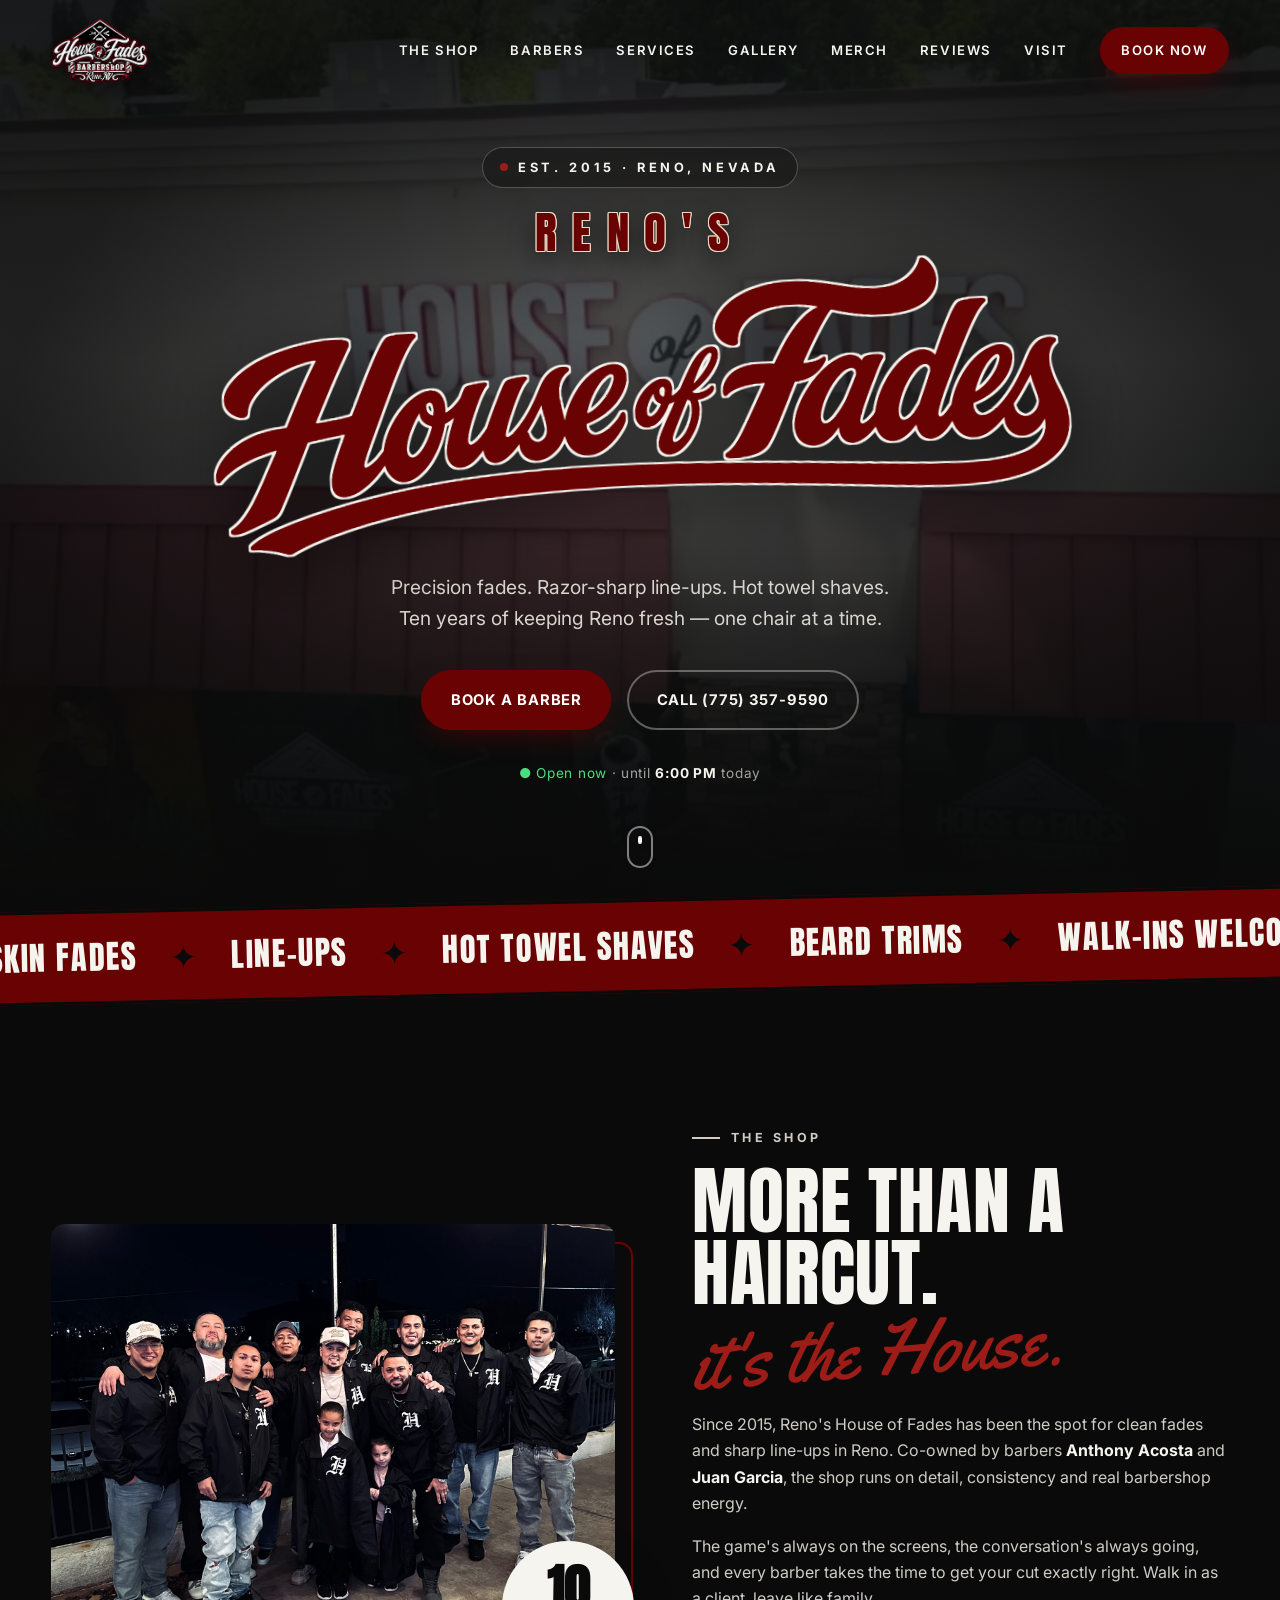
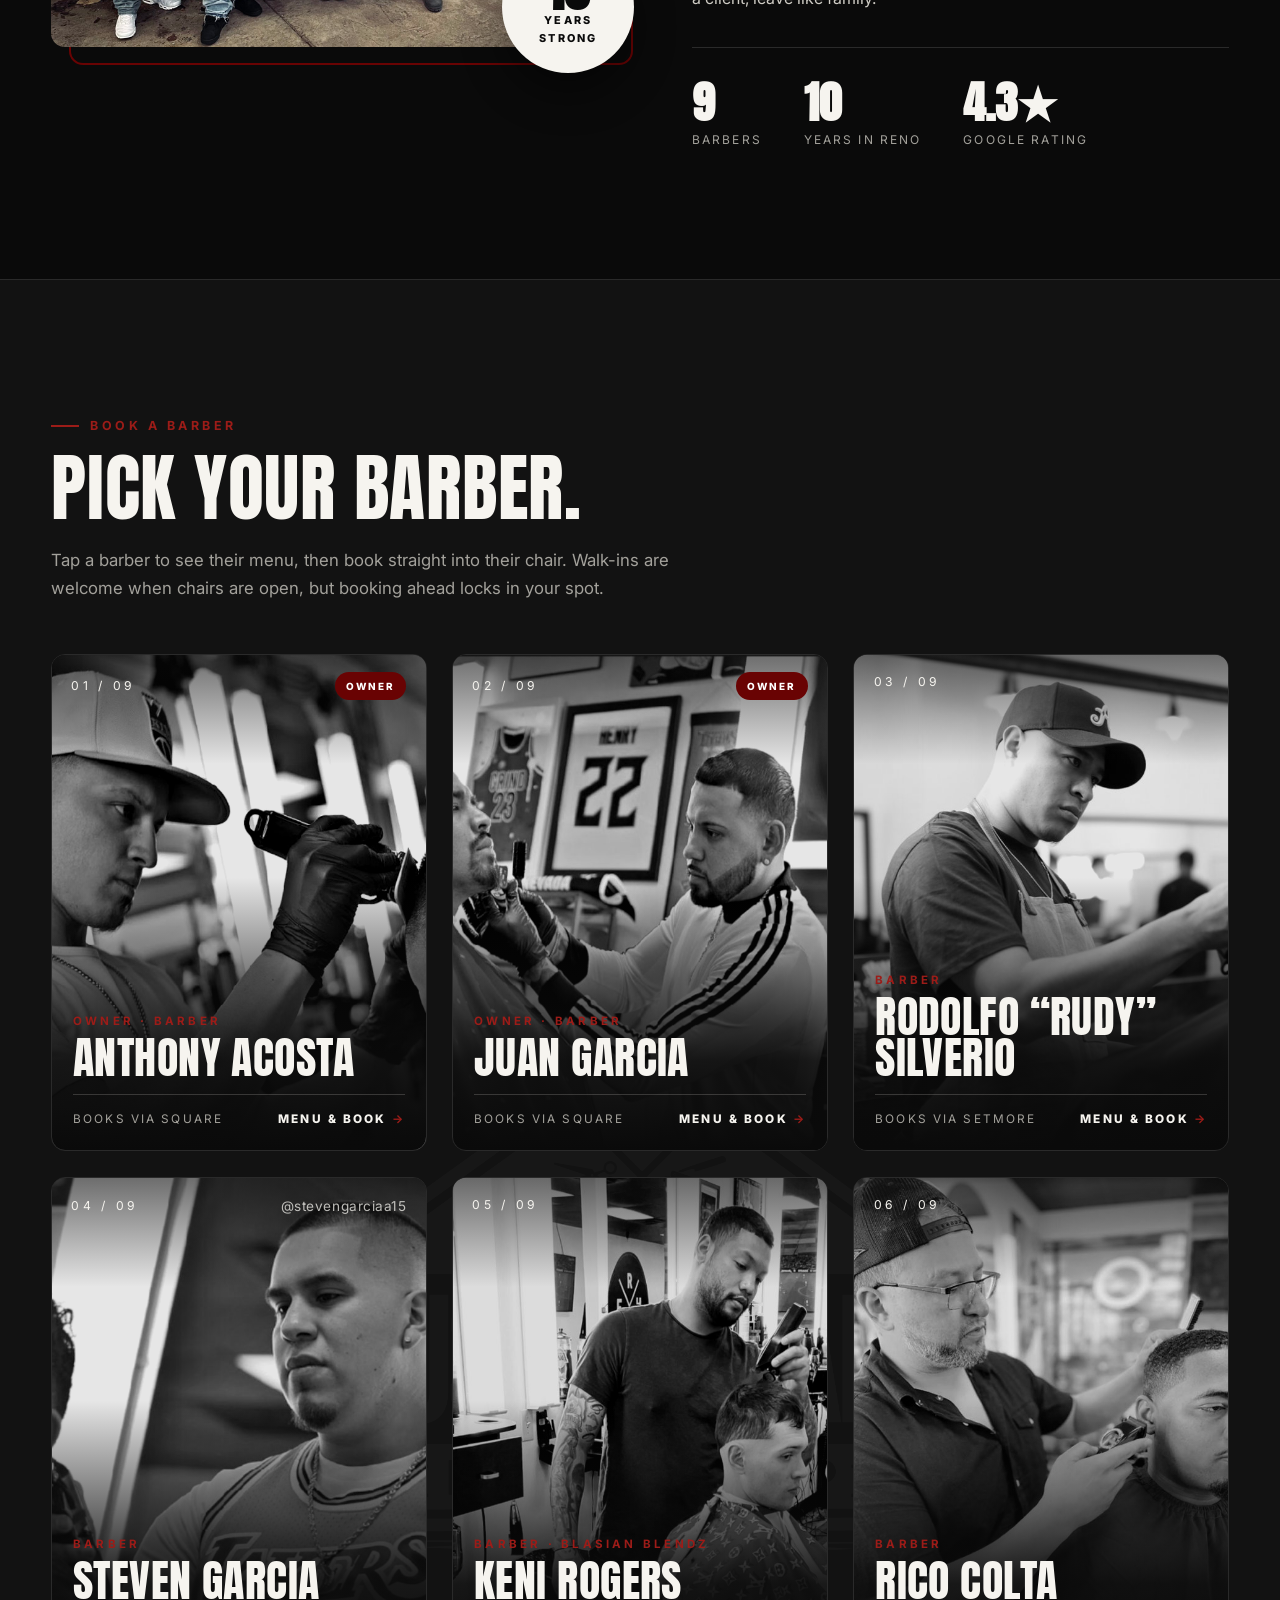
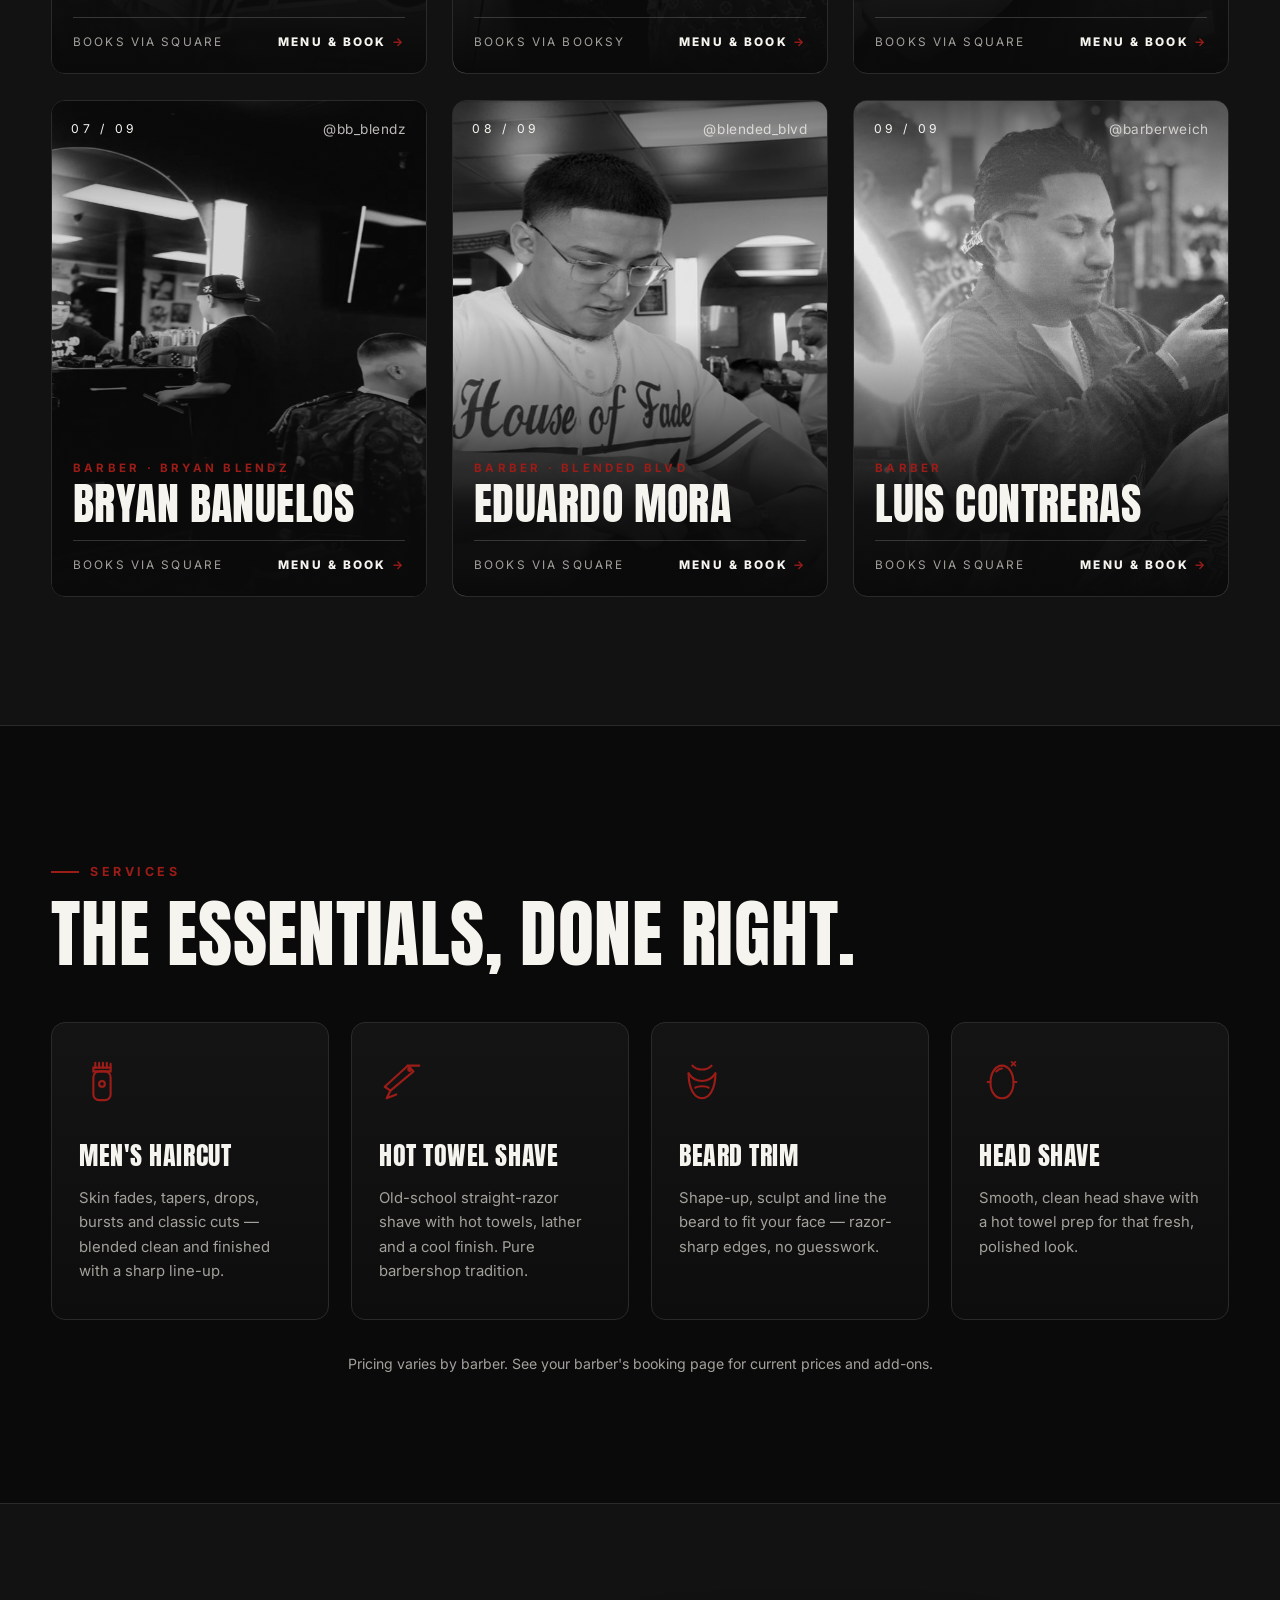
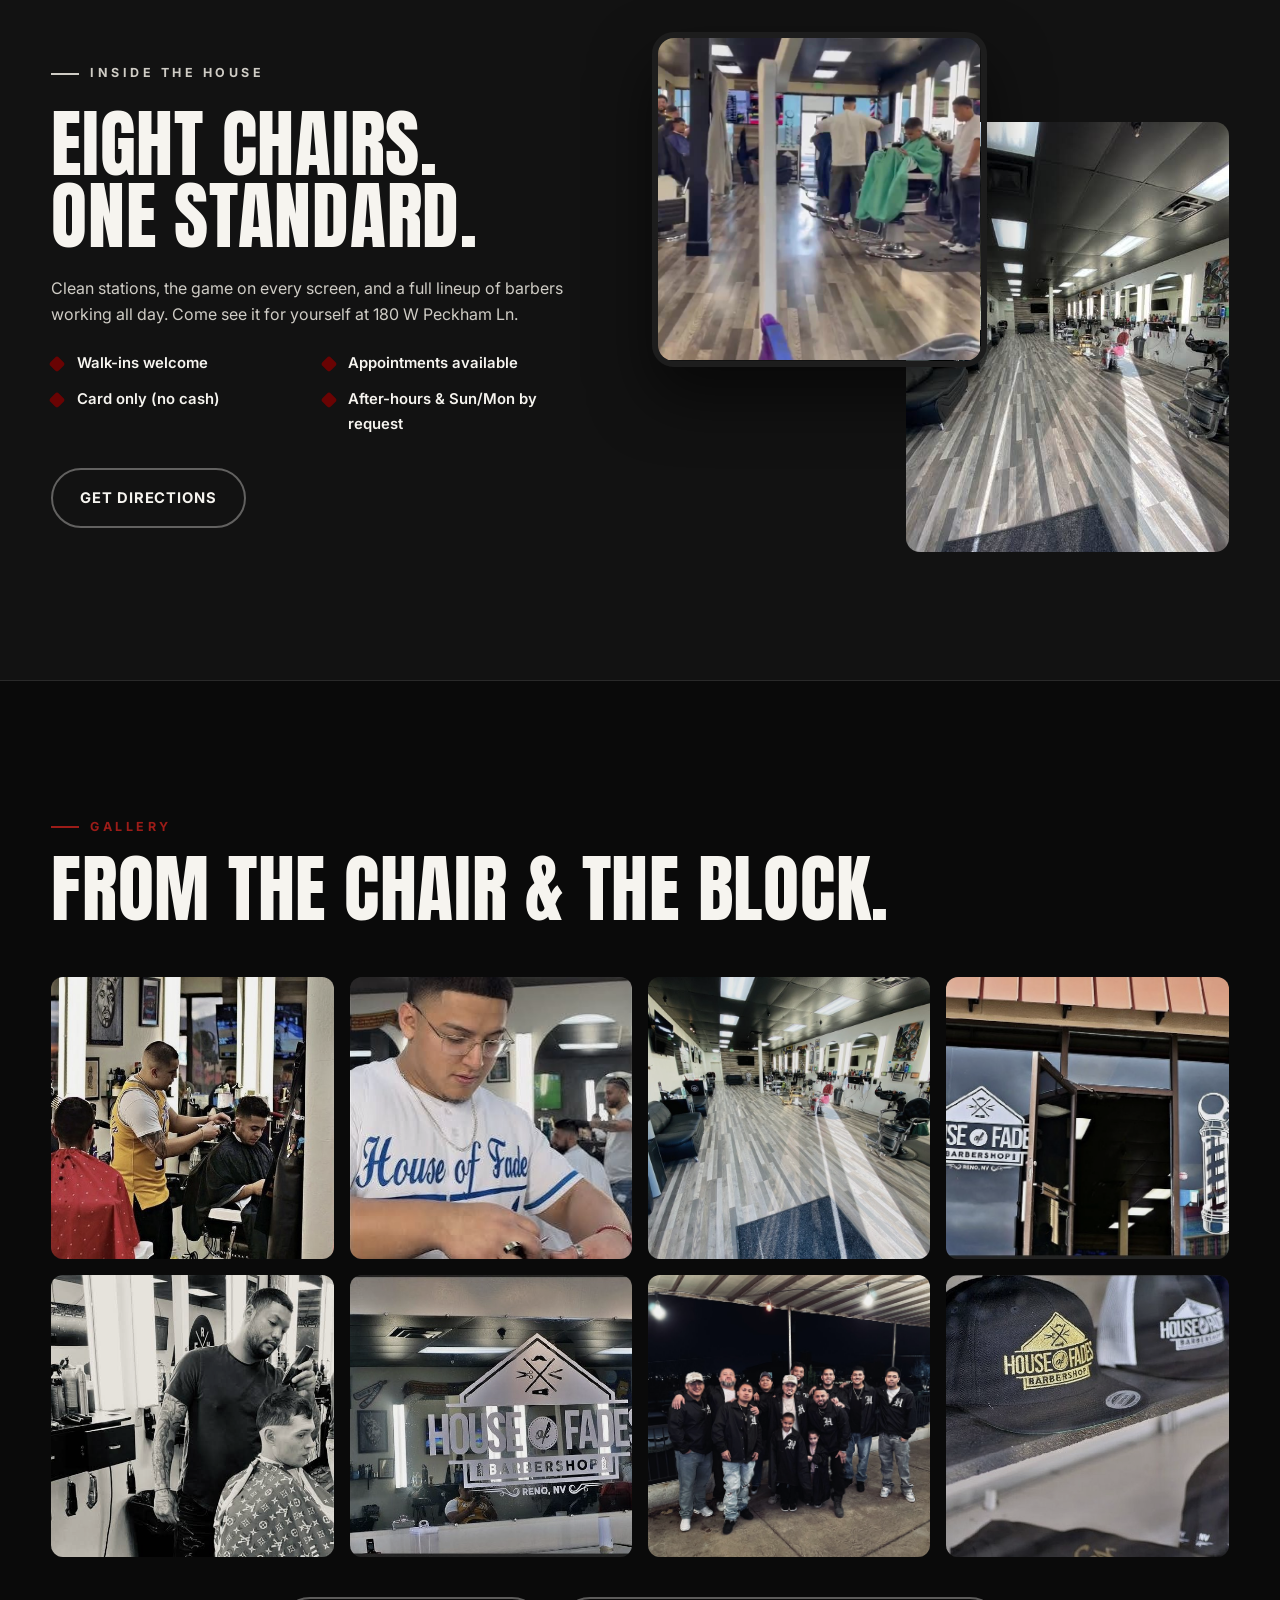
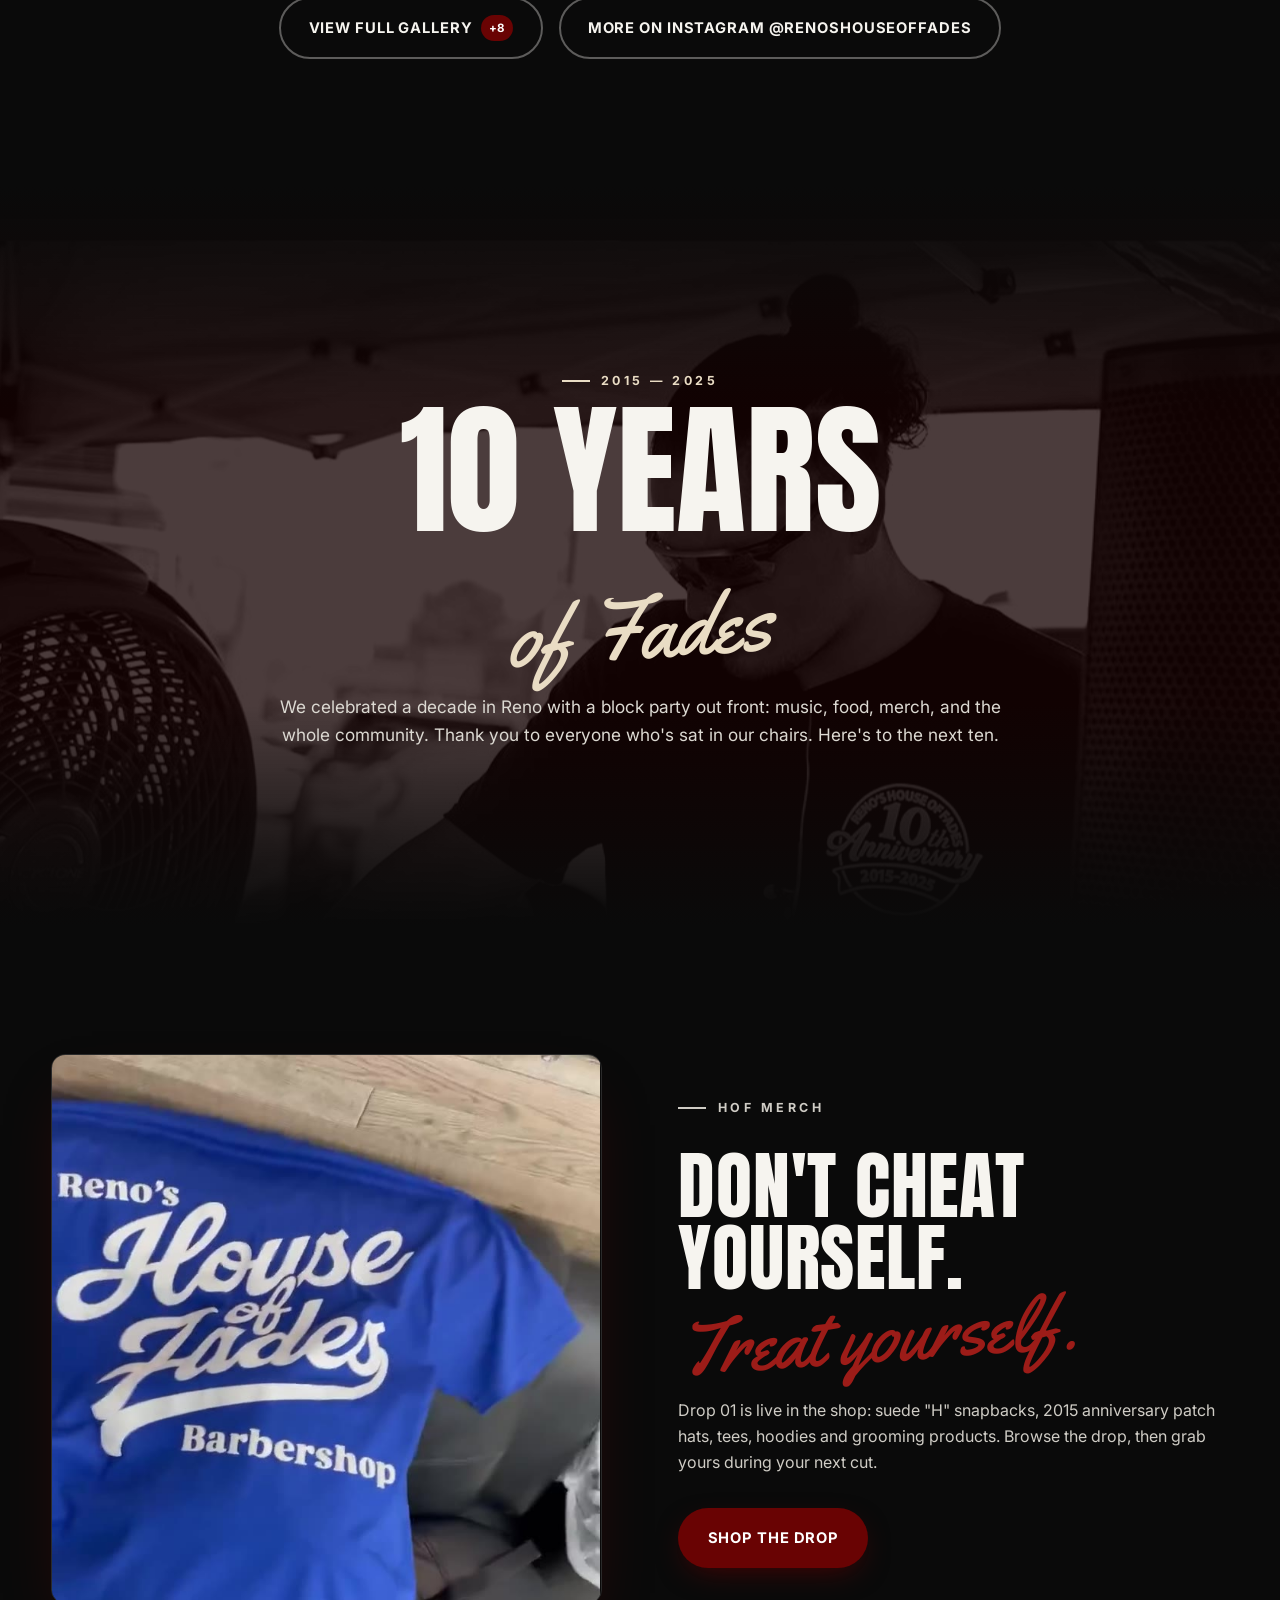
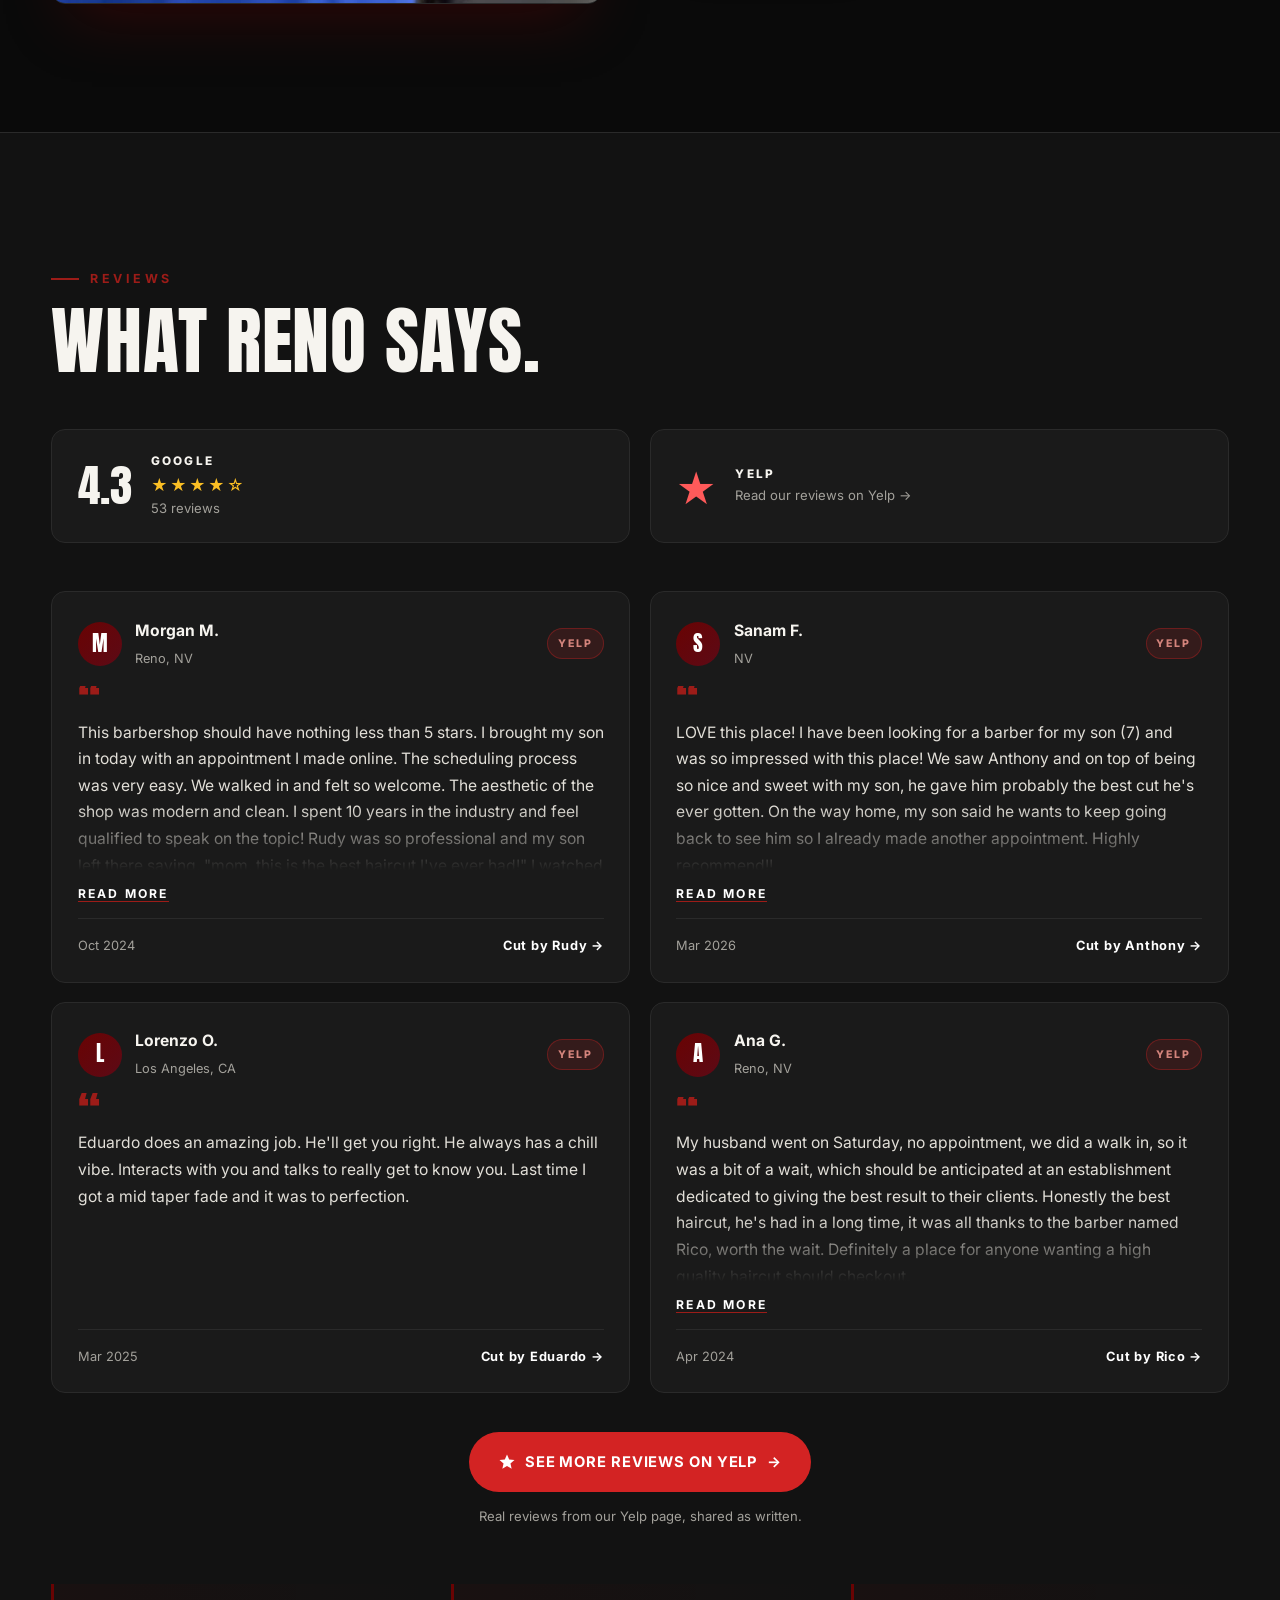
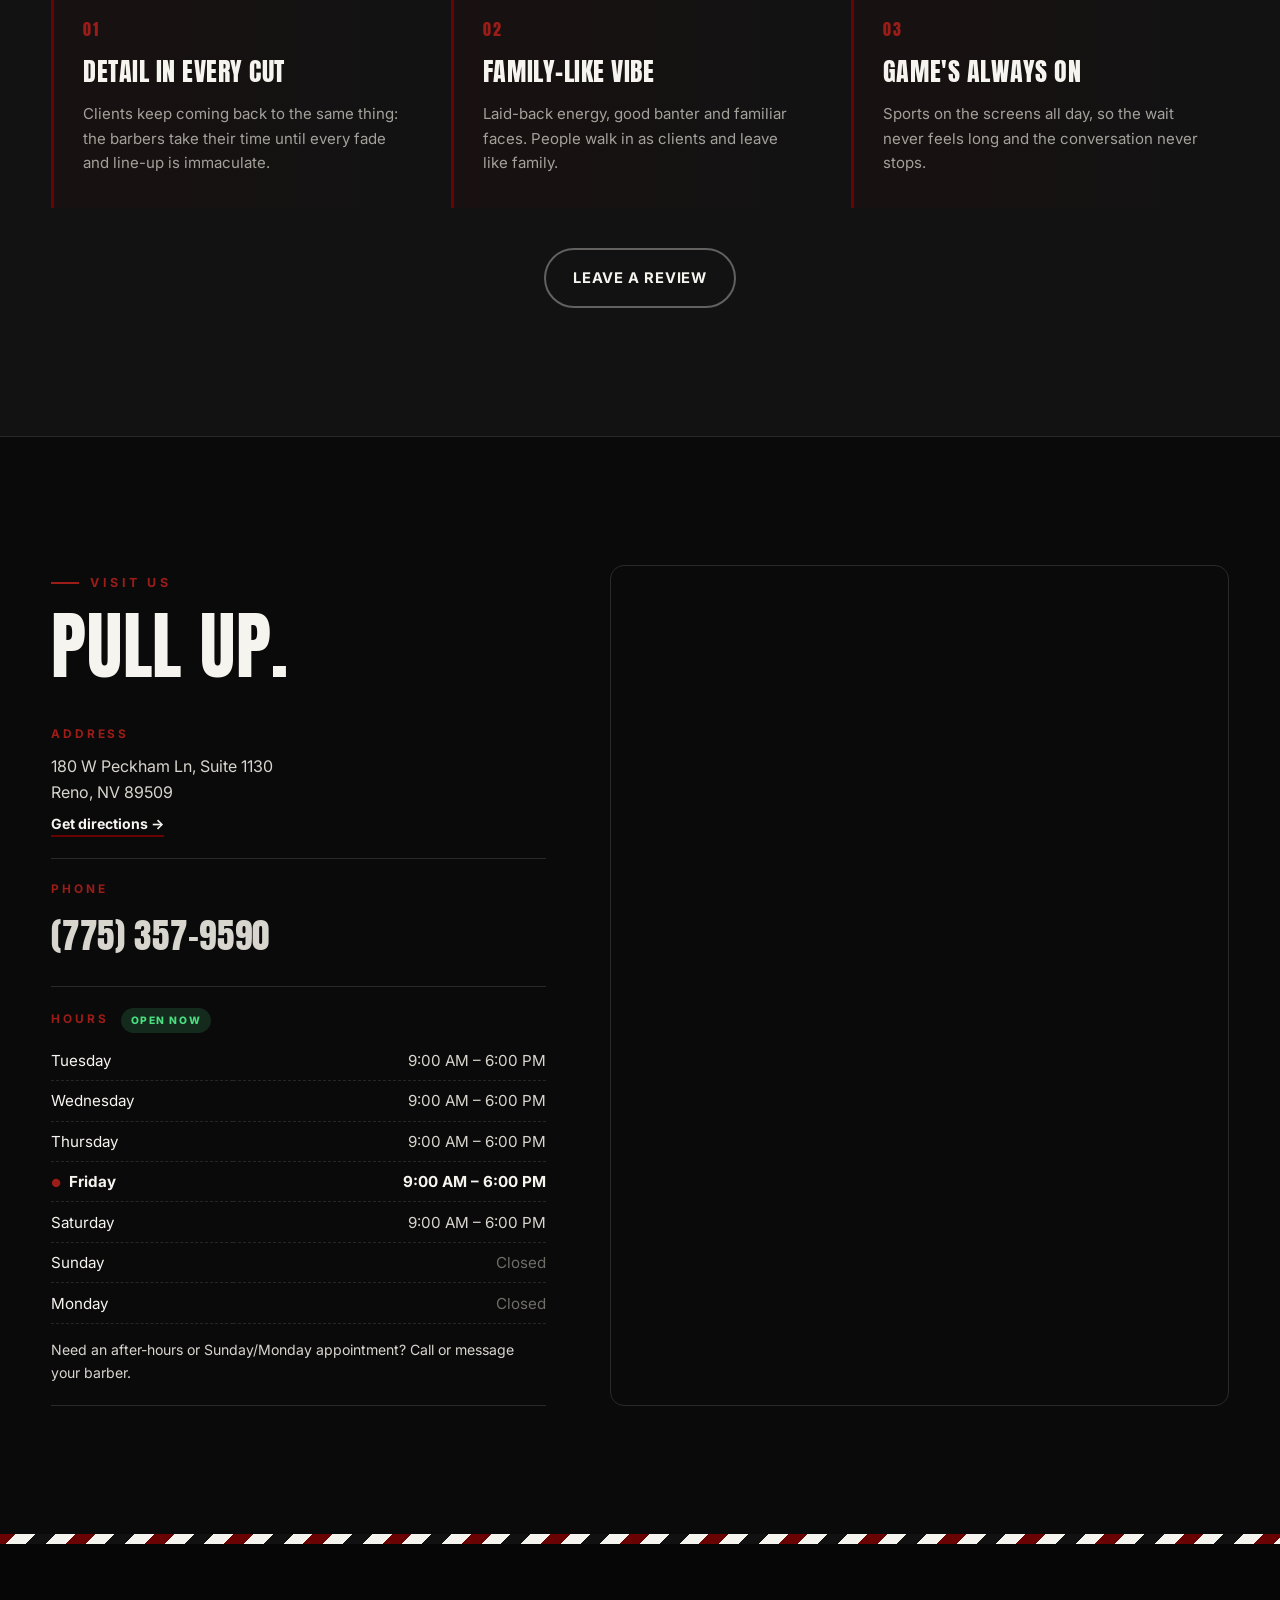
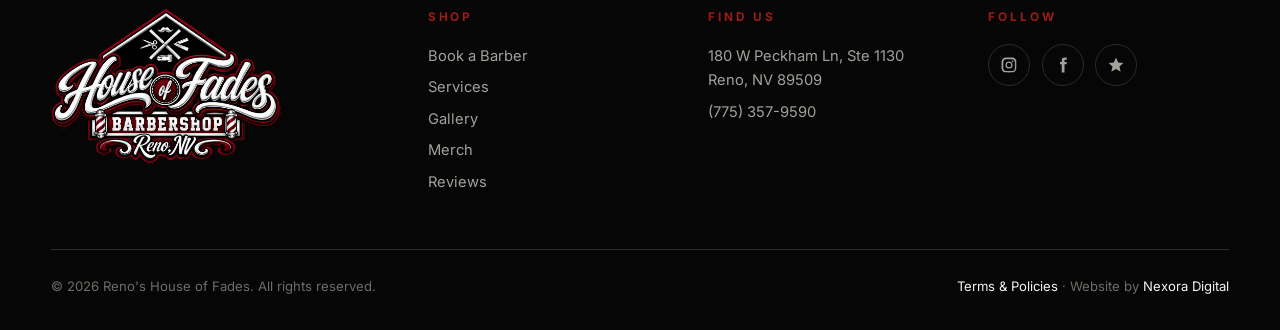
<file: index.html>
<!DOCTYPE html>
<html lang="en">
<head>
  <meta charset="UTF-8" />
  <meta name="viewport" content="width=device-width, initial-scale=1" />
  <title>Reno's House of Fades | Barbershop in Reno, NV</title>
  <meta name="description" content="Reno's House of Fades — precision fades, sharp line-ups, beard trims and hot towel shaves on W Peckham Ln, Reno NV. 9 barbers, walk-ins welcome, book online." />
  <meta name="theme-color" content="#0a0a0a" />
  <link rel="icon" type="image/png" href="assets/img/favicon.png?v=3" />
  <link rel="apple-touch-icon" href="assets/img/apple-touch-icon.png" />
  <meta property="og:title" content="Reno's House of Fades" />
  <meta property="og:description" content="Precision fades, sharp line-ups & hot towel shaves in Reno, NV. Book your barber online." />
  <meta property="og:image" content="assets/img/team-group.jpg" />
  <meta property="og:type" content="website" />

  <link rel="preconnect" href="https://fonts.googleapis.com" />
  <link rel="preconnect" href="https://fonts.gstatic.com" crossorigin />
  <link href="https://fonts.googleapis.com/css2?family=Anton&family=Inter:wght@400;500;600;700;800&family=Yellowtail&display=swap" rel="stylesheet" />
  <link rel="stylesheet" href="css/styles.css?v=17" />

  <script type="application/ld+json">
  {
    "@context": "https://schema.org",
    "@type": "BarberShop",
    "name": "Reno's House of Fades",
    "image": "assets/img/team-group.jpg",
    "telephone": "+1-775-357-9590",
    "address": {
      "@type": "PostalAddress",
      "streetAddress": "180 W Peckham Ln, Suite 1130",
      "addressLocality": "Reno",
      "addressRegion": "NV",
      "postalCode": "89509",
      "addressCountry": "US"
    },
    "openingHoursSpecification": [{
      "@type": "OpeningHoursSpecification",
      "dayOfWeek": ["Tuesday","Wednesday","Thursday","Friday","Saturday"],
      "opens": "09:00", "closes": "18:00"
    }],
    "sameAs": [
      "https://www.instagram.com/renoshouseoffades/",
      "https://www.facebook.com/renoshouseoffades/",
      "https://www.yelp.com/biz/reno-s-house-of-fades-reno"
    ]
  }
  </script>
</head>
<body>

  <!-- ===== Loader ===== -->
  <div class="loader" id="loader">
    <img src="assets/img/logo-hof.png" alt="" />
    <div class="loader-pole"></div>
  </div>

  <!-- ===== Nav ===== -->
  <header class="nav" id="nav">
    <a href="#top" class="nav-logo" aria-label="Reno's House of Fades home">
      <img src="assets/img/logo-hof.png" alt="Reno's House of Fades Barbershop" />
    </a>
    <nav class="nav-links" id="navLinks">
      <a href="#about">The Shop</a>
      <a href="#barbers">Barbers</a>
      <a href="#services">Services</a>
      <a href="#gallery">Gallery</a>
        <a href="merch.html">Merch</a>
      <a href="#reviews">Reviews</a>
      <a href="#visit">Visit</a>
      <a href="#book" class="btn btn-sm btn-blue nav-cta">Book Now</a>
    </nav>
    <button class="burger" id="burger" aria-label="Open menu"><span></span><span></span><span></span></button>
  </header>

  <!-- ===== Hero ===== -->
  <section class="hero" id="top">
    <video class="hero-video" autoplay muted loop playsinline preload="metadata" poster="assets/video/hero-poster.jpg">
      <source src="assets/video/hero.mp4" type="video/mp4" />
    </video>
    <div class="hero-shade"></div>
    <div class="hero-inner">
      <p class="eyebrow reveal"><span class="dot"></span> Est. 2015 · Reno, Nevada</p>
      <h1 class="hero-title reveal">
        <span class="line">Reno's</span>
        <span class="hero-wordmark"><img src="assets/img/wordmark-hof.png?v=3" alt="House of Fades" width="1600" height="526" fetchpriority="high" /></span>
      </h1>
      <p class="hero-sub reveal">Precision fades. Razor-sharp line-ups. Hot towel shaves.<br/>Ten years of keeping Reno fresh — one chair at a time.</p>
      <div class="hero-ctas reveal">
        <a href="#book" class="btn btn-blue">Book a Barber</a>
        <a href="tel:+17753579590" class="btn btn-ghost">Call (775) 357-9590</a>
      </div>
      <div class="hero-status reveal" id="heroStatus"></div>
    </div>
    <a href="#about" class="scroll-cue" aria-label="Scroll down"><span></span></a>
  </section>

  <!-- ===== Marquee ===== -->
  <div class="marquee" aria-hidden="true">
    <div class="marquee-track">
      <span>Skin Fades</span><i>✦</i><span>Line-Ups</span><i>✦</i><span>Hot Towel Shaves</span><i>✦</i><span>Beard Trims</span><i>✦</i><span>Walk-Ins Welcome</span><i>✦</i><span>Appointments Available</span><i>✦</i>
      <span>Skin Fades</span><i>✦</i><span>Line-Ups</span><i>✦</i><span>Hot Towel Shaves</span><i>✦</i><span>Beard Trims</span><i>✦</i><span>Walk-Ins Welcome</span><i>✦</i><span>Appointments Available</span><i>✦</i>
    </div>
  </div>

  <!-- ===== About ===== -->
  <section class="section about" id="about">
    <div class="container about-grid">
      <div class="about-media reveal">
        <img src="assets/img/team-group.jpg" alt="The House of Fades family in matching H coach jackets" loading="lazy" />
        <div class="about-badge">
          <strong>10</strong>
          <span>Years<br/>Strong</span>
        </div>
      </div>
      <div class="about-copy">
        <p class="kicker reveal">The Shop</p>
        <h2 class="h2 reveal">More than a haircut.<br/><span class="script">it's the House.</span></h2>
        <p class="reveal">Since 2015, Reno's House of Fades has been the spot for clean fades and sharp line-ups in Reno. Co-owned by barbers <strong>Anthony Acosta</strong> and <strong>Juan Garcia</strong>, the shop runs on detail, consistency and real barbershop energy.</p>
        <p class="reveal">The game's always on the screens, the conversation's always going, and every barber takes the time to get your cut exactly right. Walk in as a client, leave like family.</p>
        <div class="stats reveal">
          <div><strong data-count="9">0</strong><span>Barbers</span></div>
          <div><strong data-count="10">0</strong><span>Years in Reno</span></div>
          <div><strong>4.3★</strong><span>Google Rating</span></div>
        </div>
      </div>
    </div>
  </section>

  <!-- ===== Barbers / Book ===== -->
  <section class="section barbers" id="barbers">
    <span class="anchor" id="book"></span>
    <div class="container">
      <div class="section-head">
        <p class="kicker reveal">Book a Barber</p>
        <h2 class="h2 reveal">Pick your barber.</h2>
        <p class="lead reveal">Tap a barber to see their menu, then book straight into their chair. Walk-ins are welcome when chairs are open, but booking ahead locks in your spot.</p>
      </div>
      <div class="barber-grid" id="barberGrid"></div>
    </div>
  </section>

  <!-- ===== Services ===== -->
  <section class="section services" id="services">
    <div class="container">
      <div class="section-head">
        <p class="kicker reveal">Services</p>
        <h2 class="h2 reveal">The essentials, done right.</h2>
      </div>
      <div class="service-grid" id="serviceGrid"></div>
      <p class="note reveal">Pricing varies by barber. See your barber's booking page for current prices and add-ons.</p>
    </div>
  </section>

  <!-- ===== Inside the shop ===== -->
  <section class="section inside">
    <div class="container inside-grid">
      <div class="inside-copy">
        <p class="kicker reveal">Inside the House</p>
        <h2 class="h2 reveal">Eight chairs.<br/>One standard.</h2>
        <p class="reveal">Clean stations, the game on every screen, and a full lineup of barbers working all day. Come see it for yourself at 180 W Peckham Ln.</p>
        <ul class="ticks reveal">
          <li>Walk-ins welcome</li>
          <li>Appointments available</li>
          <li>Card only (no cash)</li>
          <li>After-hours & Sun/Mon by request</li>
        </ul>
        <a href="#visit" class="btn btn-ghost reveal">Get Directions</a>
      </div>
      <div class="inside-media reveal">
        <div class="phone-frame">
          <video autoplay muted loop playsinline preload="none" poster="assets/video/shop-poster.jpg" data-lazy-video>
            <source data-src="assets/video/shop.mp4" type="video/mp4" />
          </video>
        </div>
        <img class="inside-photo" src="assets/img/interior.jpg" alt="Inside House of Fades — row of barber chairs and mirrors" loading="lazy" />
      </div>
    </div>
  </section>

  <!-- ===== Gallery ===== -->
  <section class="section gallery" id="gallery">
    <div class="container">
      <div class="section-head">
        <p class="kicker reveal">Gallery</p>
        <h2 class="h2 reveal">From the chair & the block.</h2>
      </div>
      <div class="gallery-grid" id="galleryGrid">
        <figure class="g-item reveal"><img src="assets/gallery/barbers-at-work.jpg" alt="Barbers at work on a full row of clients" loading="lazy" style="object-position:50% 40%" /></figure>
        <figure class="g-item reveal"><img src="assets/gallery/barber-jersey.jpg" alt="Eduardo Mora detailing a line-up with a straight razor" loading="lazy" style="object-position:50% 35%" /></figure>
        <figure class="g-item reveal"><img src="assets/gallery/shop-interior-wide.jpg" alt="Wide view of the shop floor and barber stations" loading="lazy" style="object-position:50% 50%" /></figure>
        <figure class="g-item reveal"><img src="assets/gallery/front-door.jpg" alt="House of Fades front door with logo and barber pole decals" loading="lazy" style="object-position:35% 50%" /></figure>
        <figure class="g-item reveal"><img src="assets/img/barber-bw.jpg" alt="Keni Rogers working a fade" loading="lazy" style="object-position:50% 40%" /></figure>
        <figure class="g-item reveal"><img src="assets/gallery/mirror-logo.jpg" alt="House of Fades logo etched on the waiting area mirror" loading="lazy" style="object-position:50% 50%" /></figure>
        <figure class="g-item reveal"><img src="assets/gallery/team-group-full.jpg" alt="The House of Fades family in matching H coach jackets" loading="lazy" style="object-position:50% 45%" /></figure>
        <figure class="g-item reveal"><img src="assets/gallery/hof-hats.jpg" alt="House of Fades snapback hats on display" loading="lazy" style="object-position:35% 50%" /></figure>
        <figure class="g-item reveal g-more"><img src="assets/img/interior.jpg" alt="Row of barber chairs and mirrors" loading="lazy" style="object-position:50% 50%" /></figure>
        <figure class="g-item reveal g-more"><img src="assets/gallery/waiting-lounge.jpg" alt="Waiting lounge with leather sofas, TVs and merch case" loading="lazy" style="object-position:50% 55%" /></figure>
        <figure class="g-item reveal g-more"><img src="assets/img/anniversary-sign.jpg" alt="Clients outside the House of Fades sign" loading="lazy" style="object-position:50% 50%" /></figure>
        <figure class="g-item reveal g-more"><img src="assets/img/merch-hats.jpg" alt="House of Fades hats at the 10-year celebration" loading="lazy" style="object-position:50% 50%" /></figure>
        <figure class="g-item reveal g-more"><img src="assets/gallery/shop-floor-angle.jpg" alt="Barber stations decorated with sports memorabilia" loading="lazy" style="object-position:50% 50%" /></figure>
        <figure class="g-item reveal g-more"><img src="assets/img/anniversary-dj.jpg" alt="DJ at the 10th anniversary block party" loading="lazy" style="object-position:50% 50%" /></figure>
        <figure class="g-item reveal g-more"><img src="assets/gallery/client-storefront.jpg" alt="Happy client outside the House of Fades storefront" loading="lazy" style="object-position:50% 30%" /></figure>
        <figure class="g-item reveal g-more"><img src="assets/img/anniversary-cake.jpg" alt="10th anniversary cake" loading="lazy" style="object-position:50% 50%" /></figure>
      </div>
      <div class="center gallery-ctas reveal">
        <button class="btn btn-ghost" id="galleryMore" type="button" aria-expanded="false" aria-controls="galleryGrid">View Full Gallery <span class="g-count">+8</span></button>
        <a href="https://www.instagram.com/renoshouseoffades/" target="_blank" rel="noopener" class="btn btn-ghost">More on Instagram @renoshouseoffades</a>
      </div>
    </div>
  </section>

  <!-- ===== 10 Year / Community ===== -->
  <section class="section anniversary">
    <div class="ann-bg" style="background-image:url('assets/img/anniversary-dj.jpg')"></div>
    <div class="container ann-inner">
      <p class="kicker light reveal">2015 — 2025</p>
      <h2 class="ann-title reveal">10 Years<br/><span class="script">of Fades</span></h2>
      <p class="reveal">We celebrated a decade in Reno with a block party out front: music, food, merch, and the whole community. Thank you to everyone who's sat in our chairs. Here's to the next ten.</p>
    </div>
  </section>

  <!-- ===== Merch ===== -->
  <section class="section merch">
    <div class="container merch-grid">
      <div class="merch-media reveal">
        <video autoplay muted loop playsinline preload="none" poster="assets/video/merch-poster.jpg" data-lazy-video>
          <source data-src="assets/video/merch.mp4" type="video/mp4" />
        </video>
      </div>
      <div class="merch-copy">
        <p class="kicker reveal">HOF Merch</p>
        <h2 class="h2 reveal">Don't cheat yourself.<br/><span class="script">Treat yourself.</span></h2>
        <p class="reveal">Drop 01 is live in the shop: suede "H" snapbacks, 2015 anniversary patch hats, tees, hoodies and grooming products. Browse the drop, then grab yours during your next cut.</p>
        <a href="merch.html" class="btn btn-blue reveal">Shop the Drop</a>
      </div>
    </div>
  </section>

  <!-- ===== Reviews ===== -->
  <section class="section reviews" id="reviews">
    <div class="container">
      <div class="section-head">
        <p class="kicker reveal">Reviews</p>
        <h2 class="h2 reveal">What Reno says.</h2>
      </div>

      <div class="rating-row reveal" id="ratingRow"></div>

      <div class="review-wall" id="reviewWall" hidden></div>
      <div class="rv-more-cta reveal">
        <a href="https://www.yelp.com/biz/reno-s-house-of-fades-reno" target="_blank" rel="noopener" class="btn btn-yelp">
          <svg viewBox="0 0 24 24" width="18" height="18" aria-hidden="true"><path fill="currentColor" d="M12 2l2.9 6.6 7.1.6-5.4 4.7 1.6 7L12 17.3 5.8 20.9l1.6-7L2 9.2l7.1-.6z"/></svg>
          See More Reviews on Yelp <b>→</b>
        </a>
        <p class="rv-credit">Real reviews from our Yelp page, shared as written.</p>
      </div>

      <div class="highlights">
        <div class="hl reveal">
          <span class="hl-num">01</span>
          <h3>Detail in every cut</h3>
          <p>Clients keep coming back to the same thing: the barbers take their time until every fade and line-up is immaculate.</p>
        </div>
        <div class="hl reveal">
          <span class="hl-num">02</span>
          <h3>Family-like vibe</h3>
          <p>Laid-back energy, good banter and familiar faces. People walk in as clients and leave like family.</p>
        </div>
        <div class="hl reveal">
          <span class="hl-num">03</span>
          <h3>Game's always on</h3>
          <p>Sports on the screens all day, so the wait never feels long and the conversation never stops.</p>
        </div>
      </div>

      <div class="center review-ctas reveal">
        <a href="https://www.facebook.com/renoshouseoffades/reviews" target="_blank" rel="noopener" class="btn btn-ghost">Leave a Review</a>
      </div>
    </div>
  </section>

  <!-- ===== Visit ===== -->
  <section class="section visit" id="visit">
    <div class="container visit-grid">
      <div class="visit-info">
        <p class="kicker reveal">Visit Us</p>
        <h2 class="h2 reveal">Pull up.</h2>
        <div class="info-block reveal">
          <h4>Address</h4>
          <p>180 W Peckham Ln, Suite 1130<br/>Reno, NV 89509</p>
          <a href="https://www.google.com/maps/dir//180+W+Peckham+Ln+Ste+1130,+Reno,+NV+89509" target="_blank" rel="noopener" class="link">Get directions →</a>
        </div>
        <div class="info-block reveal">
          <h4>Phone</h4>
          <p><a href="tel:+17753579590" class="phone-big">(775) 357-9590</a></p>
        </div>
        <div class="info-block reveal">
          <h4>Hours <span class="open-pill" id="openPill"></span></h4>
          <table class="hours" id="hoursTable"></table>
          <p class="small">Need an after-hours or Sunday/Monday appointment? Call or message your barber.</p>
        </div>
      </div>
      <div class="map reveal">
        <iframe title="Map to Reno's House of Fades" loading="lazy" referrerpolicy="no-referrer-when-downgrade"
          src="https://www.google.com/maps?q=180+W+Peckham+Ln+Suite+1130,+Reno,+NV+89509&output=embed"></iframe>
      </div>
    </div>
  </section>

  <!-- ===== Footer ===== -->
  <footer class="footer">
    <div class="pole-stripe"></div>
    <div class="container footer-grid">
      <div>
        <a href="#top" class="footer-logo-link" aria-label="Back to top"><img src="assets/img/logo-hof.png" alt="Reno's House of Fades" class="footer-logo" /></a>
      </div>
      <div>
        <h4>Shop</h4>
        <a href="#barbers">Book a Barber</a>
        <a href="#services">Services</a>
        <a href="#gallery">Gallery</a>
        <a href="merch.html">Merch</a>
        <a href="#reviews">Reviews</a>
      </div>
      <div>
        <h4>Find Us</h4>
        <p>180 W Peckham Ln, Ste 1130<br/>Reno, NV 89509</p>
        <a href="tel:+17753579590">(775) 357-9590</a>
      </div>
      <div>
        <h4>Follow</h4>
        <div class="socials">
          <a href="https://www.instagram.com/renoshouseoffades/" target="_blank" rel="noopener" aria-label="Instagram"><svg viewBox="0 0 24 24"><path fill="currentColor" d="M12 7.3A4.7 4.7 0 1 0 12 16.7 4.7 4.7 0 0 0 12 7.3zm0 7.7a3 3 0 1 1 0-6 3 3 0 0 1 0 6zm6-7.9a1.1 1.1 0 1 1-2.2 0 1.1 1.1 0 0 1 2.2 0zM21.9 8c-.1-1.6-.4-3-1.6-4.2S17.6 2.2 16 2.1C14.4 2 9.6 2 8 2.1 6.4 2.2 5 2.5 3.8 3.7S2.2 6.4 2.1 8C2 9.6 2 14.4 2.1 16c.1 1.6.4 3 1.6 4.2s2.6 1.5 4.2 1.6c1.6.1 6.4.1 8 0 1.6-.1 3-.4 4.2-1.6s1.5-2.6 1.6-4.2c.1-1.6.1-6.4 0-8zm-2.1 9.9a3.2 3.2 0 0 1-1.8 1.8c-1.3.5-4.3.4-5.7.4s-4.4.1-5.7-.4a3.2 3.2 0 0 1-1.8-1.8c-.5-1.3-.4-4.3-.4-5.7s-.1-4.4.4-5.7A3.2 3.2 0 0 1 6.3 4.7c1.3-.5 4.3-.4 5.7-.4s4.4-.1 5.7.4a3.2 3.2 0 0 1 1.8 1.8c.5 1.3.4 4.3.4 5.7s.1 4.4-.4 5.7z"/></svg></a>
          <a href="https://www.facebook.com/renoshouseoffades/" target="_blank" rel="noopener" aria-label="Facebook"><svg viewBox="0 0 24 24"><path fill="currentColor" d="M14 8V6.2c0-.8.2-1.2 1.4-1.2H17V2h-2.6C11.3 2 10.3 3.6 10.3 6v2H8v3h2.3v11H14V11h2.7l.3-3H14z"/></svg></a>
          <a href="https://www.yelp.com/biz/reno-s-house-of-fades-reno" target="_blank" rel="noopener" aria-label="Yelp"><svg viewBox="0 0 24 24"><path fill="currentColor" d="M12 2l2.9 6.6 7.1.6-5.4 4.7 1.6 7L12 17.3 5.8 20.9l1.6-7L2 9.2l7.1-.6z"/></svg></a>
        </div>
      </div>
    </div>
    <div class="container footer-bottom">
      <p>© <span id="year"></span> Reno's House of Fades. All rights reserved.</p>
      <p><a href="terms.html">Terms &amp; Policies</a> · Website by <a href="https://www.nexoradigital.live" target="_blank" rel="noopener">Nexora Digital</a></p>
    </div>
  </footer>

  <!-- Mobile sticky book bar -->
  <div class="mobile-bar">
    <a href="tel:+17753579590">Call</a>
    <a href="#book" class="primary">Book a Barber</a>
  </div>

  <!-- Lightbox -->
  <div class="lightbox" id="lightbox" aria-hidden="true">
    <button class="lb-close" id="lbClose" aria-label="Close">×</button>
    <button class="lb-nav lb-prev" id="lbPrev" aria-label="Previous photo">←</button>
    <img id="lbImg" alt="" />
    <button class="lb-nav lb-next" id="lbNext" aria-label="Next photo">→</button>
    <span class="lb-count" id="lbCount"></span>
  </div>

  <script src="js/nav.js?v=1"></script>
  <script src="js/data.js?v=11"></script>
  <script src="js/main.js?v=10"></script>
</body>
</html>
</file>
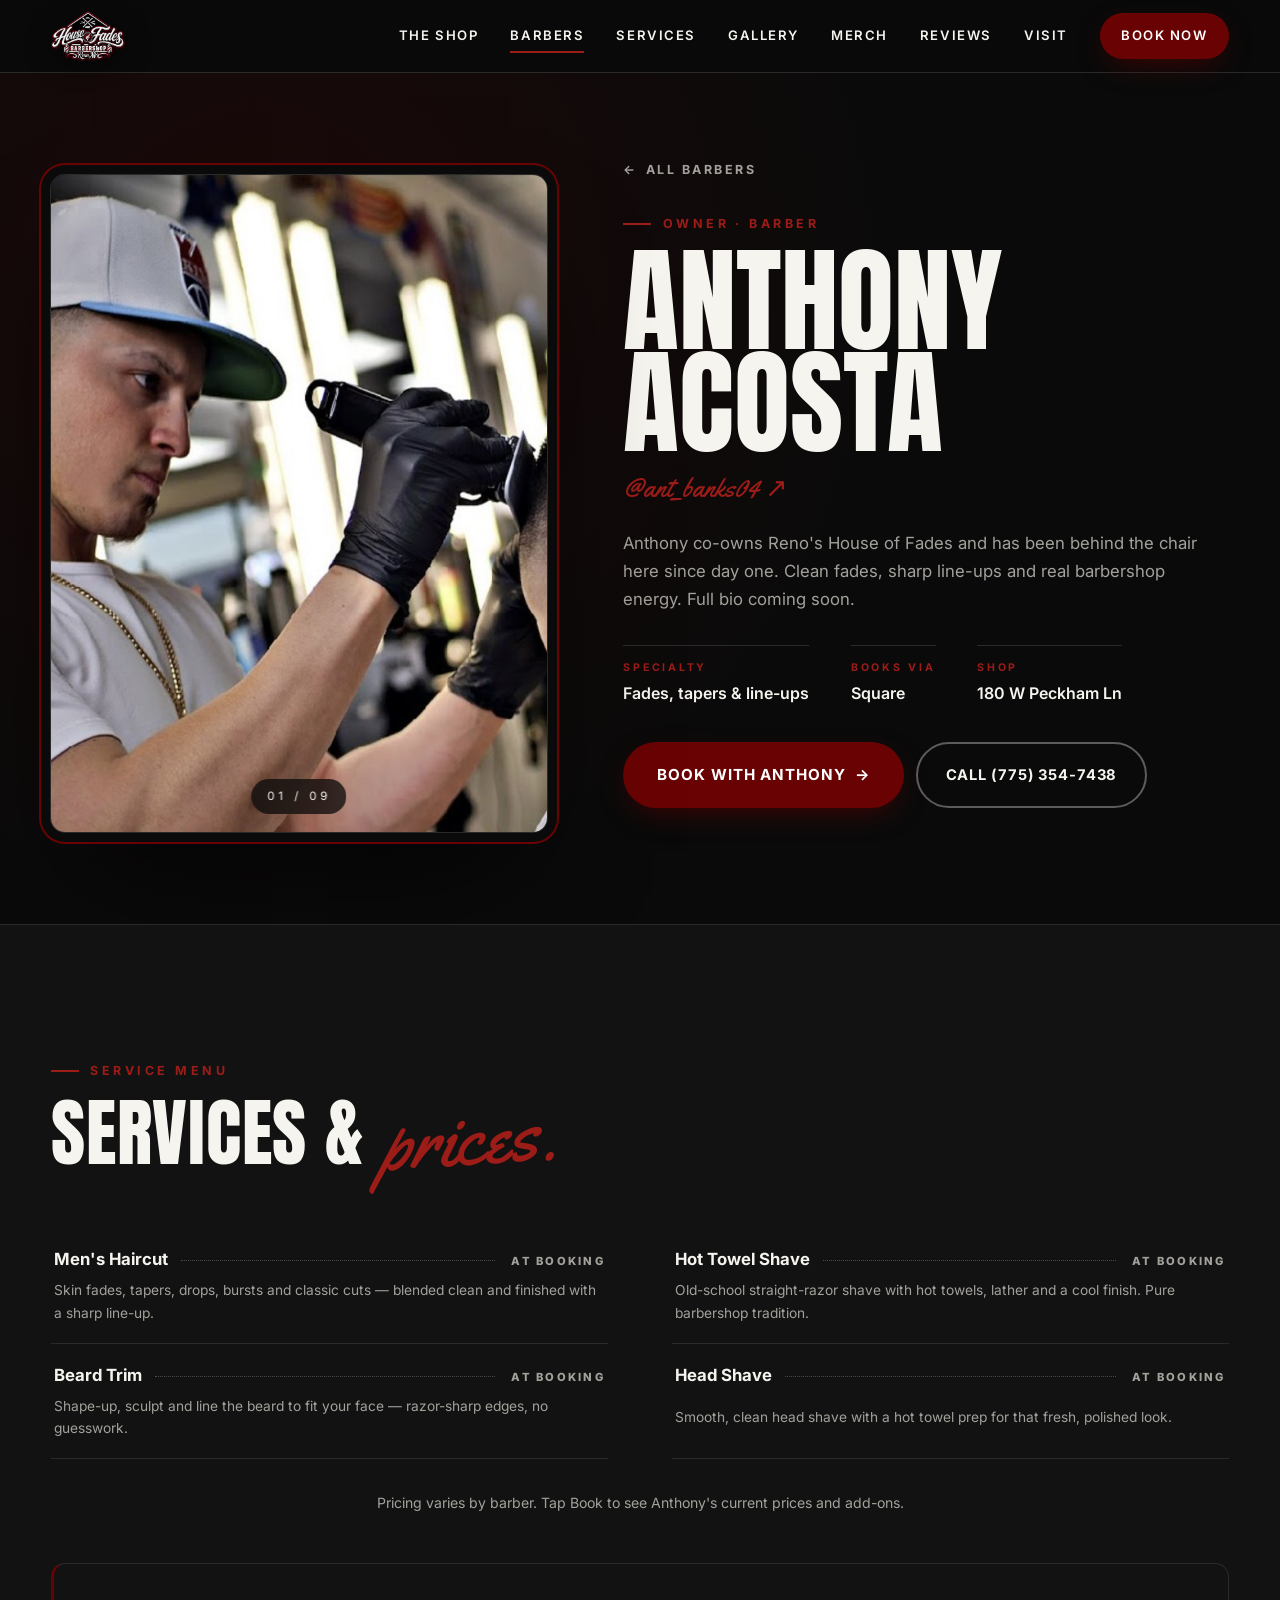
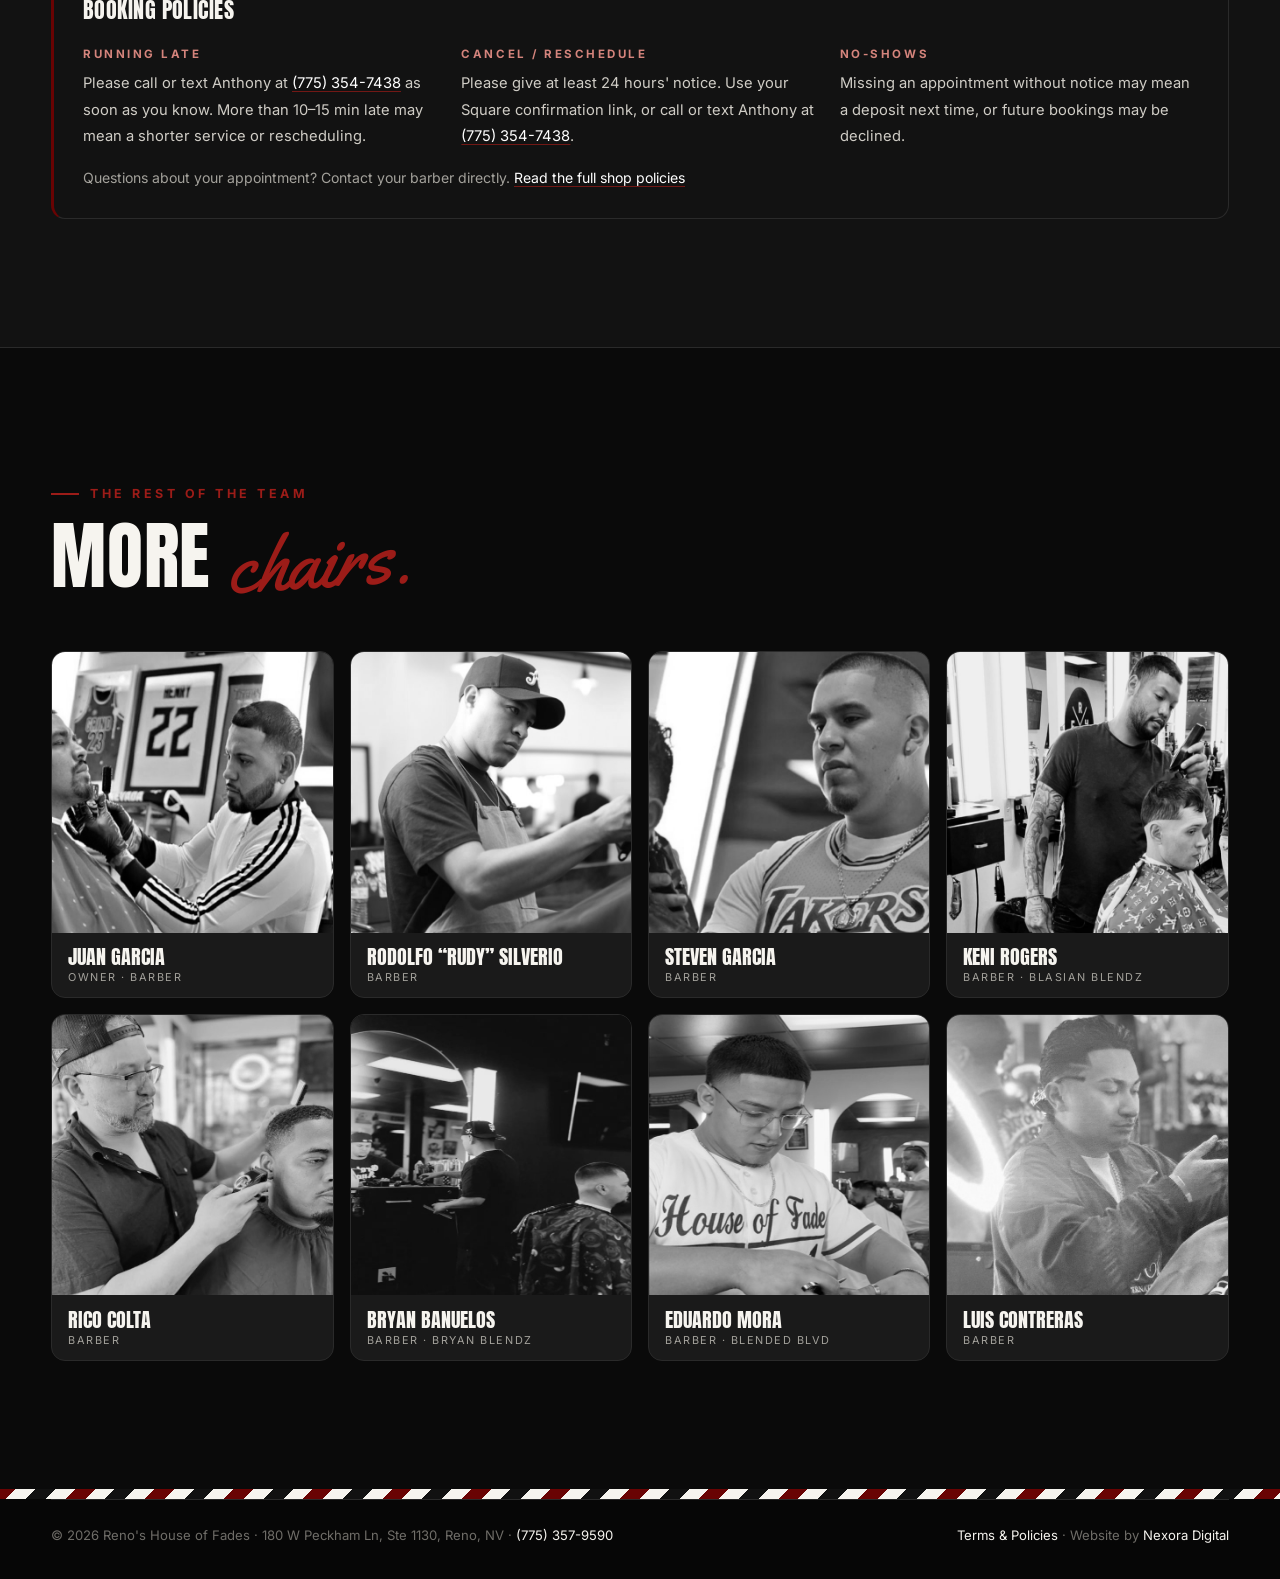
<file: barber.html>
<!DOCTYPE html>
<html lang="en">
<head>
  <meta charset="UTF-8" />
  <meta name="viewport" content="width=device-width, initial-scale=1.0" />
  <title>Barber | Reno's House of Fades</title>
  <meta name="description" content="Barber profile, service menu and booking at Reno's House of Fades, 180 W Peckham Ln, Reno NV." />
  <meta name="theme-color" content="#0a0a0a" />
  <link rel="icon" type="image/png" href="assets/img/favicon.png?v=3" />
  <link rel="apple-touch-icon" href="assets/img/apple-touch-icon.png" />
  <link rel="preconnect" href="https://fonts.googleapis.com" />
  <link rel="preconnect" href="https://fonts.gstatic.com" crossorigin />
  <link href="https://fonts.googleapis.com/css2?family=Anton&family=Inter:wght@400;500;600;700;800&family=Yellowtail&display=swap" rel="stylesheet" />
  <link rel="stylesheet" href="css/styles.css?v=17" />
</head>
<body class="page-barber">

  <!-- ===== Nav ===== -->
  <header class="nav scrolled" id="nav">
    <a href="index.html" class="nav-logo" aria-label="Reno's House of Fades home">
      <img src="assets/img/logo-hof.png" alt="Reno's House of Fades Barbershop" />
    </a>
    <nav class="nav-links" id="navLinks">
      <a href="index.html#about">The Shop</a>
      <a href="index.html#barbers" class="active">Barbers</a>
      <a href="index.html#services">Services</a>
      <a href="index.html#gallery">Gallery</a>
        <a href="merch.html">Merch</a>
      <a href="index.html#reviews">Reviews</a>
      <a href="index.html#visit">Visit</a>
      <a href="#" class="btn btn-sm btn-blue nav-cta" data-book target="_blank" rel="noopener">Book Now</a>
    </nav>
    <button class="burger" id="burger" aria-label="Open menu"><span></span><span></span><span></span></button>
  </header>

  <main>
    <!-- ===== Profile ===== -->
    <section class="profile">
      <div class="container profile-grid">
        <figure class="profile-photo reveal">
          <img id="pPhoto" alt="" />
          <span class="profile-index" id="pIndex"></span>
        </figure>

        <div class="profile-info">
          <a class="back-link" href="index.html#barbers"><span>←</span> All barbers</a>
          <p class="kicker reveal" id="pRole"></p>
          <h1 class="profile-name reveal" id="pName"></h1>
          <a class="profile-ig reveal" id="pIg" target="_blank" rel="noopener"></a>
          <p class="lead reveal" id="pBio"></p>

          <ul class="profile-facts reveal">
            <li><span>Specialty</span><strong id="pFocus"></strong></li>
            <li><span>Books via</span><strong id="pVia"></strong></li>
            <li><span>Shop</span><strong>180 W Peckham Ln</strong></li>
          </ul>

          <div class="profile-ctas reveal">
            <a class="btn btn-blue btn-lg" id="pBook" target="_blank" rel="noopener"></a>
            <a class="btn btn-ghost" id="pCall"></a>
          </div>
          <p class="small reveal" id="pNote"></p>
        </div>
      </div>
    </section>

    <!-- ===== Menu ===== -->
    <section class="section menu-section">
      <div class="container">
        <div class="section-head">
          <p class="kicker reveal">Service Menu</p>
          <h2 class="h2 reveal">Services &amp; <span class="script">prices.</span></h2>
        </div>
        <div class="price-list" id="pServices"></div>
        <p class="note reveal" id="pPriceNote"></p>

        <div class="policy-note reveal">
          <h3>Booking Policies</h3>
          <ul>
            <li><strong>Running late</strong><span id="polLate"></span></li>
            <li><strong>Cancel / reschedule</strong><span id="polCancel"></span></li>
            <li><strong>No-shows</strong><span>Missing an appointment without notice may mean a deposit next time, or future bookings may be declined.</span></li>
          </ul>
          <p>Questions about your appointment? Contact your barber directly. <a href="terms.html">Read the full shop policies</a></p>
        </div>
      </div>
    </section>

    <!-- ===== Other barbers ===== -->
    <section class="section others">
      <div class="container">
        <div class="section-head">
          <p class="kicker reveal">The Rest of the Team</p>
          <h2 class="h2 reveal">More <span class="script">chairs.</span></h2>
        </div>
        <div class="others-row" id="pOthers"></div>
      </div>
    </section>
  </main>

  <!-- ===== Footer ===== -->
  <footer class="footer footer-slim">
    <div class="pole-stripe"></div>
    <div class="container footer-bottom">
      <p>© <span id="year"></span> Reno's House of Fades · 180 W Peckham Ln, Ste 1130, Reno, NV · <a href="tel:+17753579590">(775) 357-9590</a></p>
      <p><a href="terms.html">Terms &amp; Policies</a> · Website by <a href="https://www.nexoradigital.live" target="_blank" rel="noopener">Nexora Digital</a></p>
    </div>
  </footer>

  <!-- Mobile sticky book bar -->
  <div class="mobile-bar">
    <a href="tel:+17753579590" id="mCall">Call</a>
    <a href="#" class="primary" data-book target="_blank" rel="noopener" id="mBook">Book Now</a>
  </div>

  <script src="js/nav.js?v=1"></script>
  <script src="js/data.js?v=11"></script>
  <script src="js/barber.js?v=3"></script>
</body>
</html>
</file>
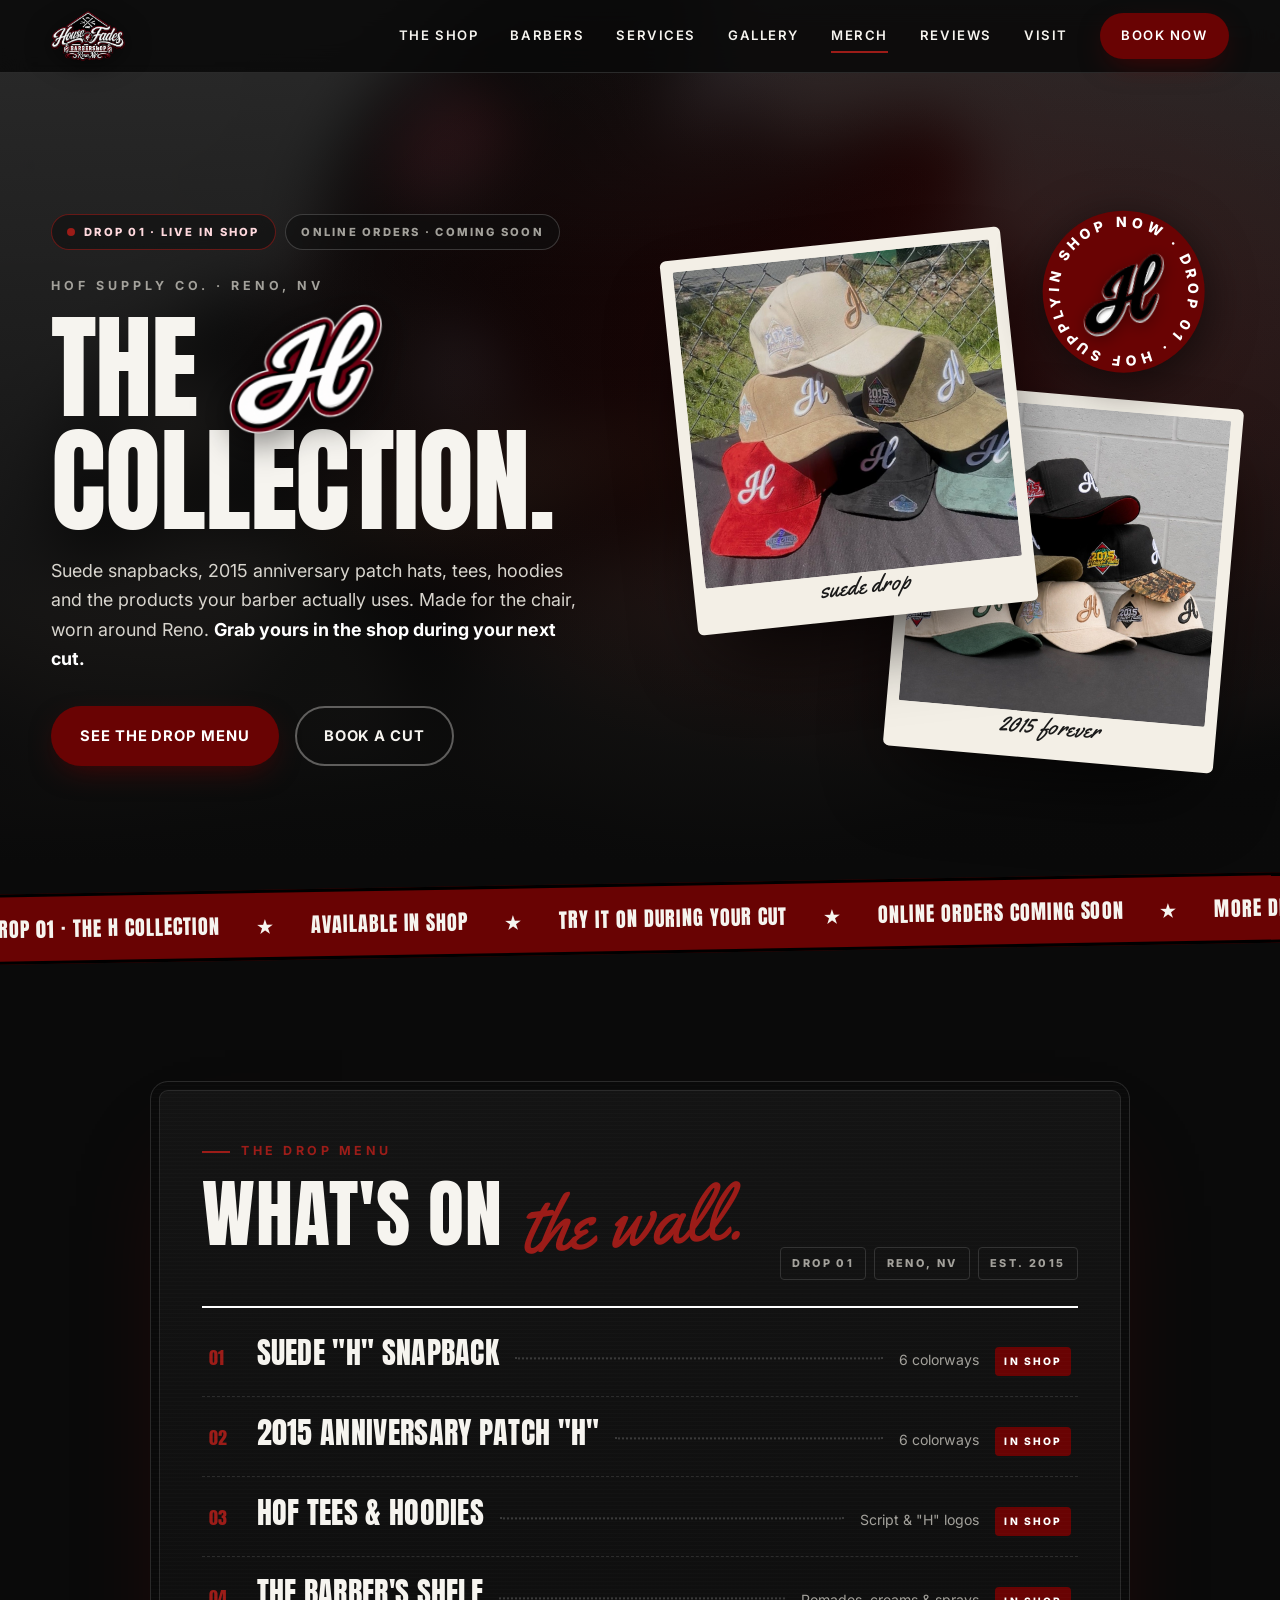
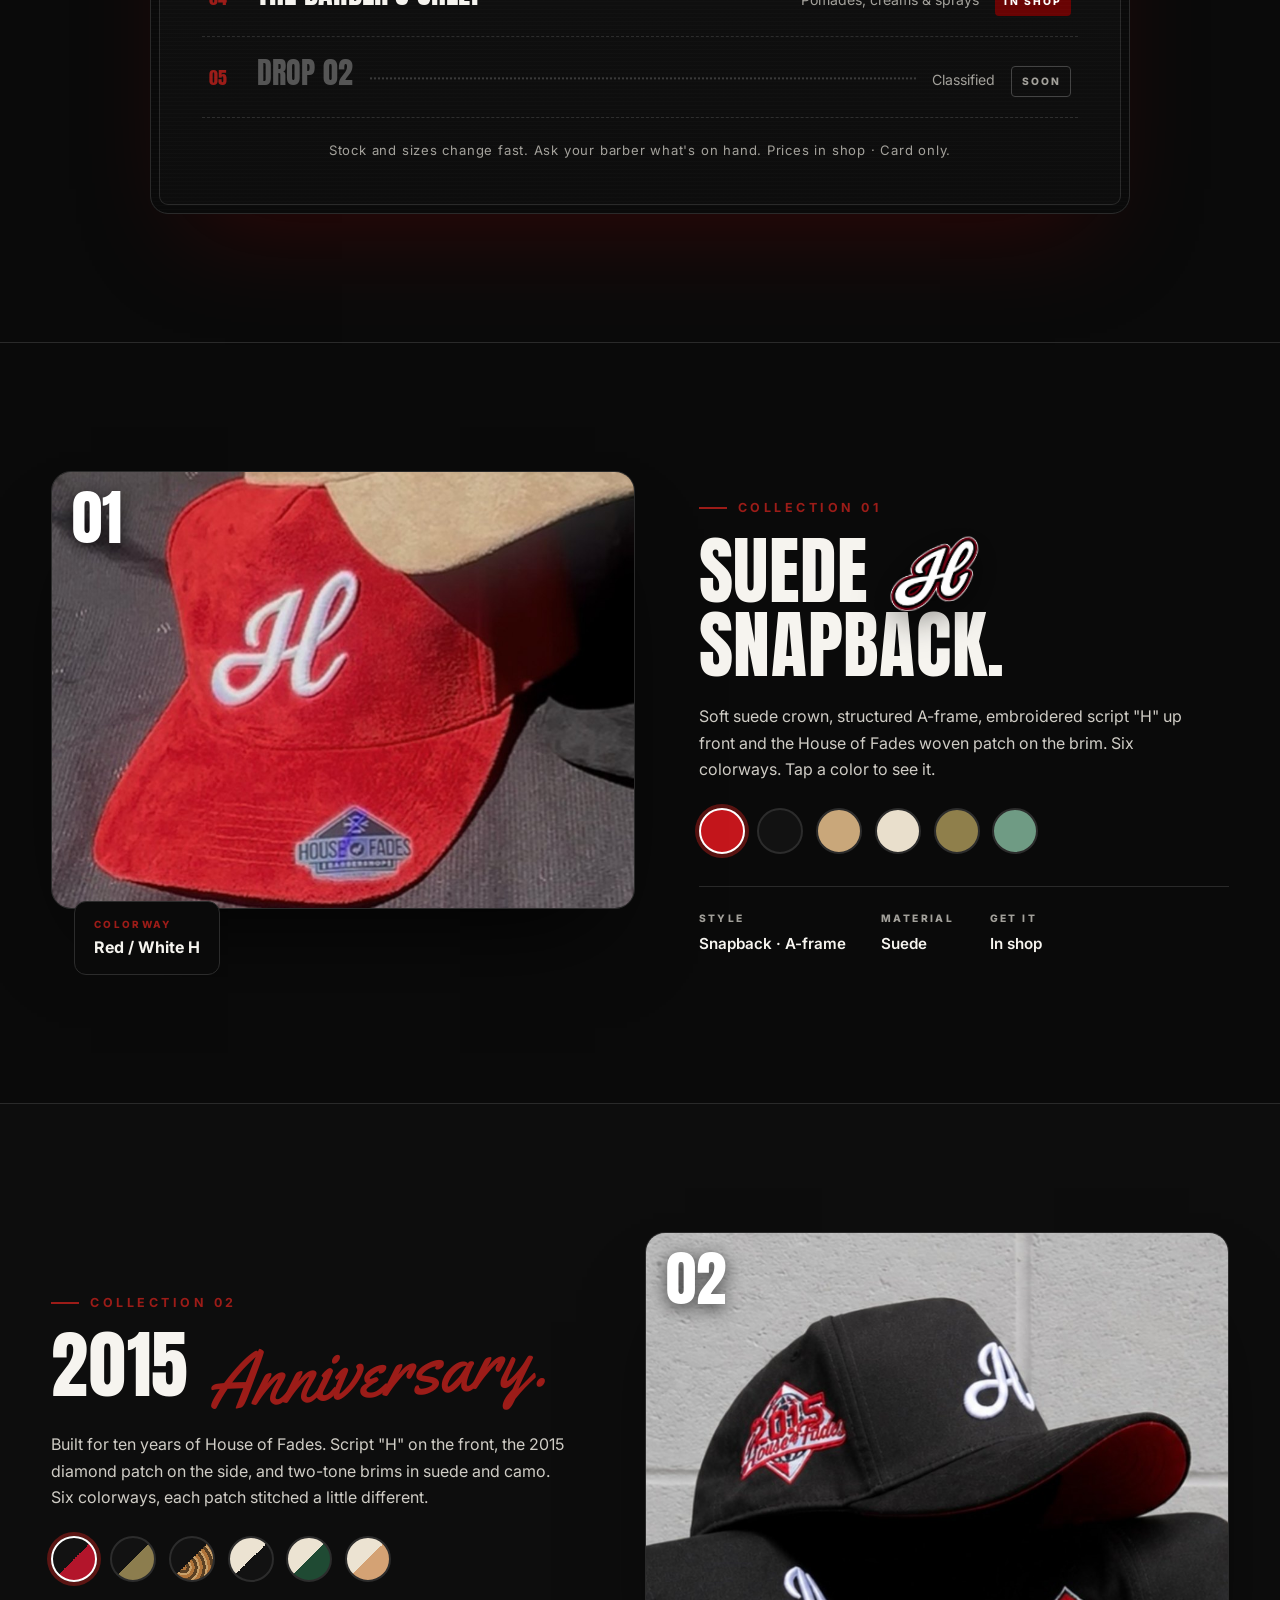
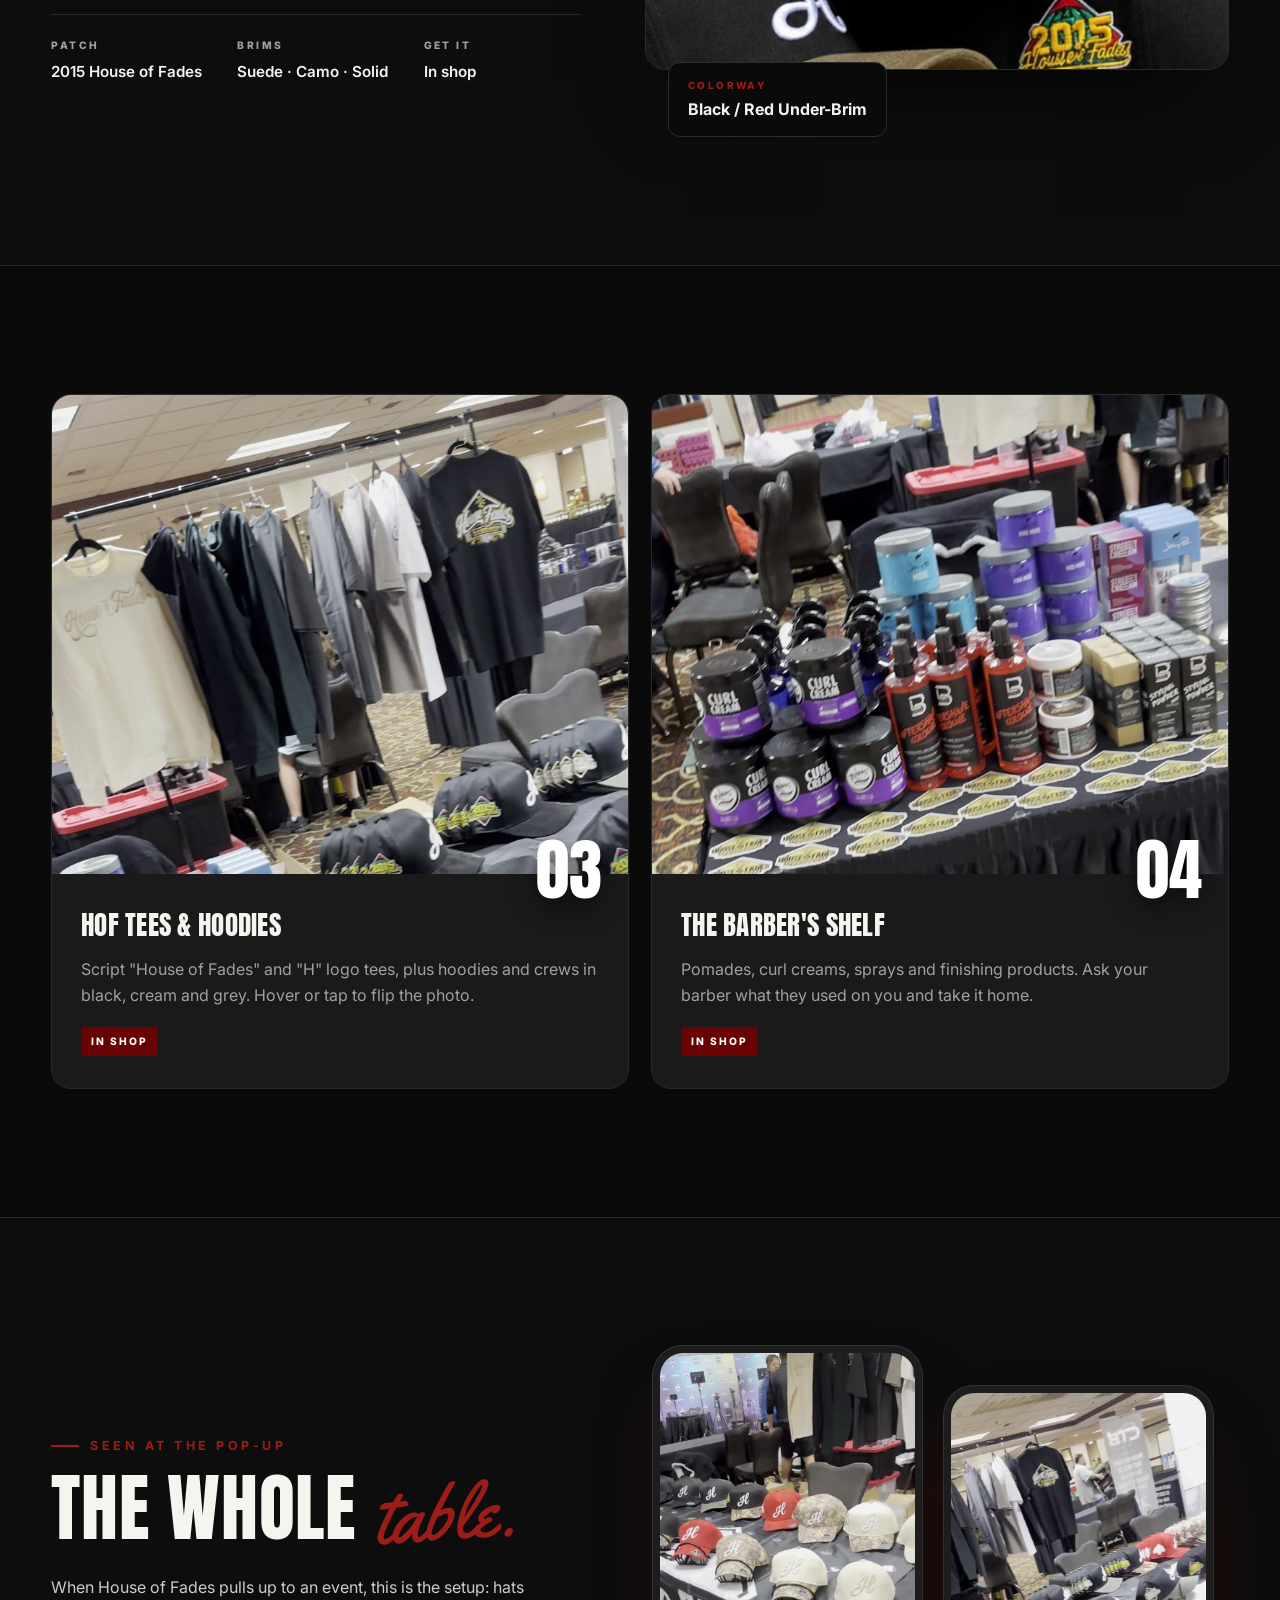
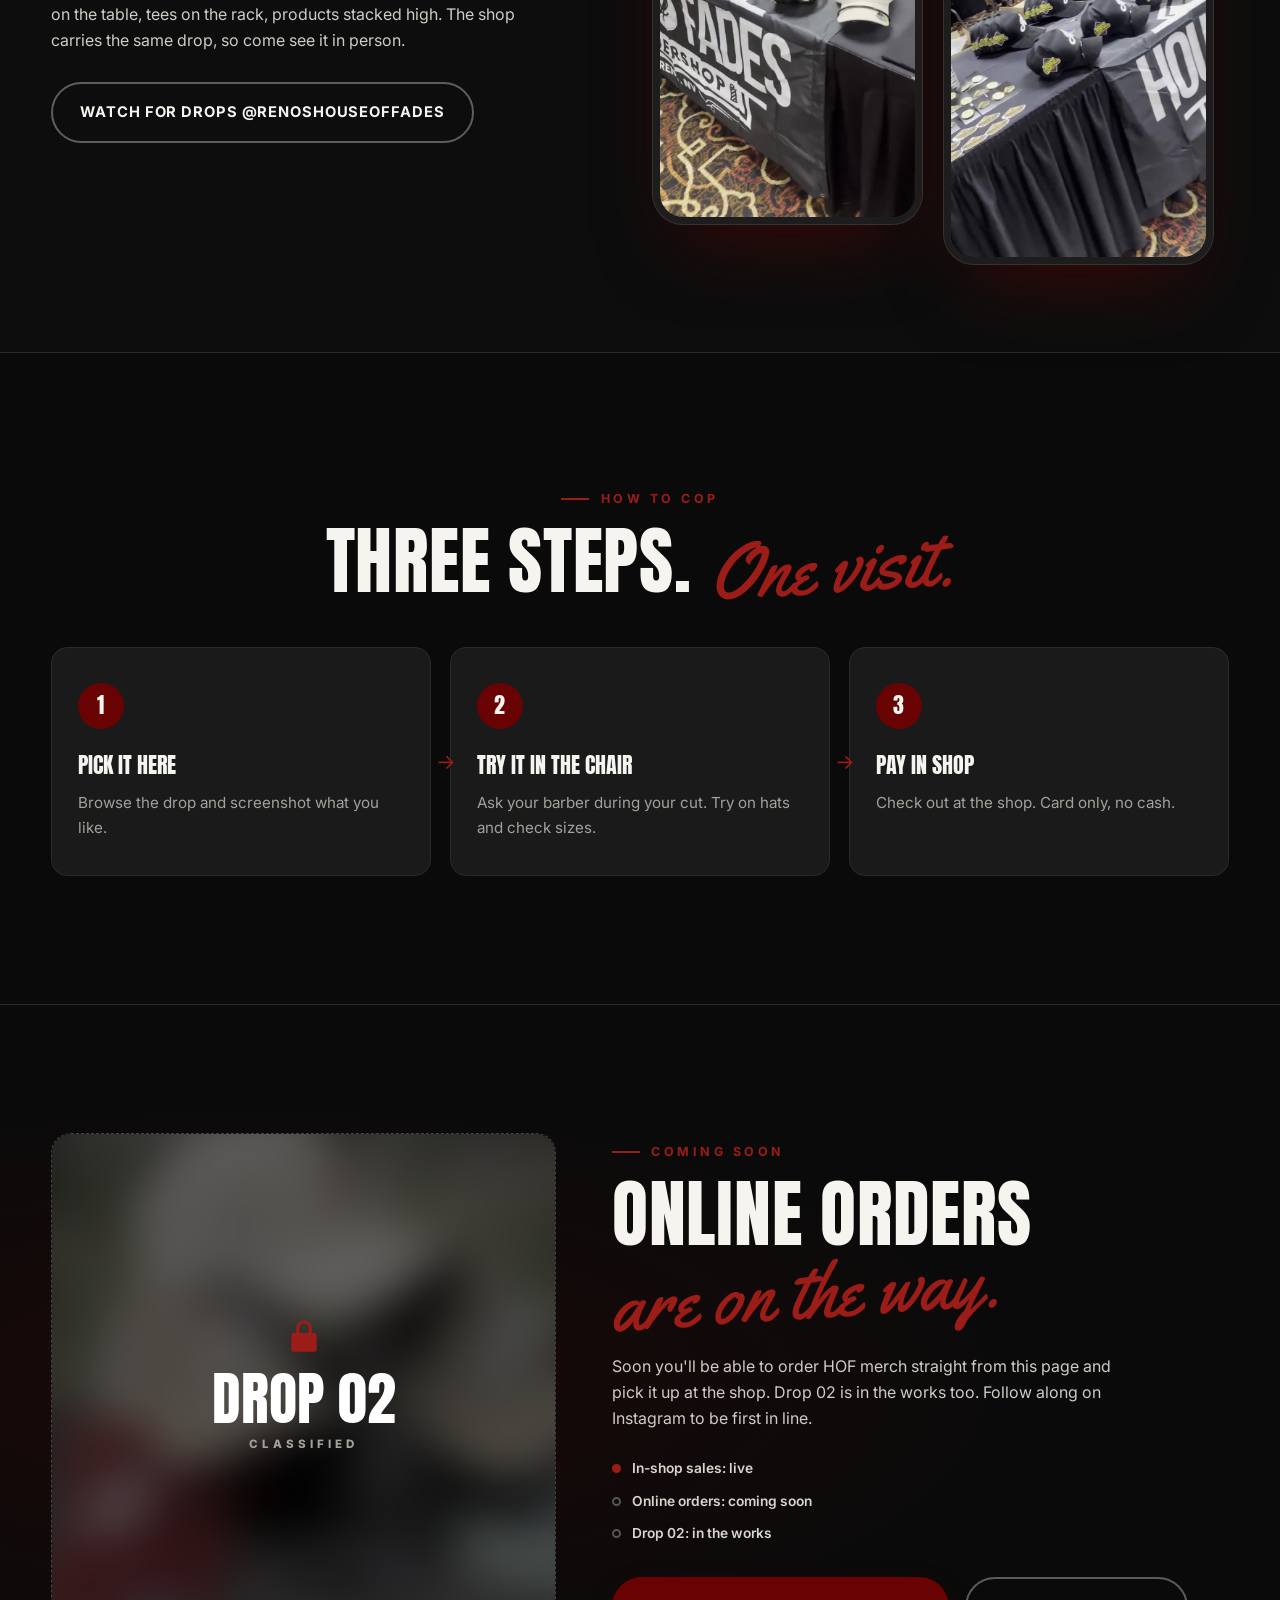
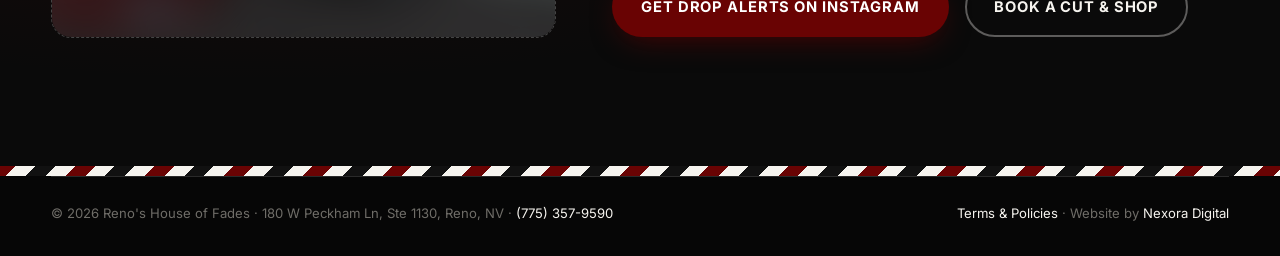
<file: merch.html>
<!DOCTYPE html>
<html lang="en">
<head>
  <meta charset="UTF-8" />
  <meta name="viewport" content="width=device-width, initial-scale=1.0" />
  <title>HOF Supply · Merch Drops | Reno's House of Fades</title>
  <meta name="description" content="House of Fades merch: suede 'H' snapbacks, 2015 anniversary patch hats, tees, hoodies and grooming products. Available in the shop at 180 W Peckham Ln, Reno NV. Online orders coming soon." />
  <meta name="theme-color" content="#0a0a0a" />
  <meta property="og:title" content="HOF Supply · Drop 01 is live in the shop" />
  <meta property="og:image" content="assets/merch/drop-anniversary.jpg" />
  <link rel="icon" type="image/png" href="assets/img/favicon.png?v=3" />
  <link rel="apple-touch-icon" href="assets/img/apple-touch-icon.png" />
  <link rel="preconnect" href="https://fonts.googleapis.com" />
  <link rel="preconnect" href="https://fonts.gstatic.com" crossorigin />
  <link href="https://fonts.googleapis.com/css2?family=Anton&family=Inter:wght@400;500;600;700;800&family=Yellowtail&display=swap" rel="stylesheet" />
  <link rel="stylesheet" href="css/styles.css?v=17" />
  <link rel="stylesheet" href="css/merch.css?v=6" />
</head>
<body class="page-merch">

  <!-- ===== Nav ===== -->
  <header class="nav scrolled" id="nav">
    <a href="index.html" class="nav-logo" aria-label="Reno's House of Fades home">
      <img src="assets/img/logo-hof.png" alt="Reno's House of Fades Barbershop" />
    </a>
    <nav class="nav-links" id="navLinks">
      <a href="index.html#about">The Shop</a>
      <a href="index.html#barbers">Barbers</a>
      <a href="index.html#services">Services</a>
      <a href="index.html#gallery">Gallery</a>
      <a href="merch.html" class="active">Merch</a>
      <a href="index.html#reviews">Reviews</a>
      <a href="index.html#visit">Visit</a>
      <a href="index.html#book" class="btn btn-sm btn-blue nav-cta">Book Now</a>
    </nav>
    <button class="burger" id="burger" aria-label="Open menu"><span></span><span></span><span></span></button>
  </header>

  <!-- ===== Hero ===== -->
  <section class="m-hero">
    <div class="m-hero-bg" style="background-image:url('assets/merch/drop-anniversary.jpg')"></div>
    <div class="container m-hero-grid">
      <div class="m-hero-copy">
        <div class="m-status">
          <span class="ms-item live"><i></i> Drop 01 · Live in shop</span>
          <span class="ms-item soon">Online orders · Coming soon</span>
        </div>
        <p class="m-eyebrow">HOF Supply Co. · Reno, NV</p>
        <h1 class="m-title">The <img class="h-mark" src="assets/img/h-logo.png" alt="H" /><br/>Collection.</h1>
        <p class="m-lead">Suede snapbacks, 2015 anniversary patch hats, tees, hoodies and the products your barber actually uses. Made for the chair, worn around Reno. <strong>Grab yours in the shop during your next cut.</strong></p>
        <div class="m-ctas">
          <a href="#menu" class="btn btn-blue">See the Drop Menu</a>
          <a href="index.html#book" class="btn btn-ghost">Book a Cut</a>
        </div>
      </div>
      <div class="m-hero-media">
        <div class="m-polaroid p1"><img src="assets/merch/drop-suede.jpg" alt="Stack of House of Fades suede H snapbacks in red, black, tan, cream, olive and sage" /></div>
        <div class="m-polaroid p2"><img src="assets/merch/drop-anniversary.jpg" alt="House of Fades 2015 anniversary patch H hats stacked against a brick wall" /></div>
        <div class="m-sticker" aria-hidden="true">
        <svg viewBox="0 0 200 200">
          <defs><path id="circ" d="M100,100 m-78,0 a78,78 0 1,1 156,0 a78,78 0 1,1 -156,0"/></defs>
          <circle cx="100" cy="100" r="98" fill="#690303"/>
          <text font-family="Inter, sans-serif" font-weight="800" font-size="17" letter-spacing="5" fill="#fff"><textPath href="#circ">IN SHOP NOW · DROP 01 · HOF SUPPLY · </textPath></text>
        </svg>
        <img class="m-sticker-h" src="assets/img/h-logo-mono.png" alt="" />
        </div>
      </div>
    </div>
  </section>

  <!-- ===== Ticker ===== -->
  <div class="m-ticker" aria-hidden="true">
    <div class="m-ticker-track">
      <span>Drop 01 · The H Collection</span><span>★</span><span>Available in shop</span><span>★</span><span>Try it on during your cut</span><span>★</span><span>Online orders coming soon</span><span>★</span><span>More drops on the way</span><span>★</span>
      <span>Drop 01 · The H Collection</span><span>★</span><span>Available in shop</span><span>★</span><span>Try it on during your cut</span><span>★</span><span>Online orders coming soon</span><span>★</span><span>More drops on the way</span><span>★</span>
    </div>
  </div>

  <!-- ===== Drop menu board ===== -->
  <section class="section m-menu" id="menu">
    <div class="container">
      <div class="m-menu-board reveal">
        <div class="mb-head">
          <div>
            <p class="kicker">The Drop Menu</p>
            <h2 class="h2">What's on <span class="script">the wall.</span></h2>
          </div>
          <div class="mb-meta">
            <span>Drop 01</span>
            <span>Reno, NV</span>
            <span>Est. 2015</span>
          </div>
        </div>
        <ol class="mb-list">
          <li><a href="#suede"><b>01</b><span class="mb-name">Suede "H" Snapback</span><i></i><span class="mb-note">6 colorways</span><span class="mb-tag">In shop</span></a></li>
          <li><a href="#anniversary"><b>02</b><span class="mb-name">2015 Anniversary Patch "H"</span><i></i><span class="mb-note">6 colorways</span><span class="mb-tag">In shop</span></a></li>
          <li><a href="#apparel"><b>03</b><span class="mb-name">HOF Tees &amp; Hoodies</span><i></i><span class="mb-note">Script &amp; "H" logos</span><span class="mb-tag">In shop</span></a></li>
          <li><a href="#grooming"><b>04</b><span class="mb-name">The Barber's Shelf</span><i></i><span class="mb-note">Pomades, creams &amp; sprays</span><span class="mb-tag">In shop</span></a></li>
          <li class="locked"><a href="#next"><b>05</b><span class="mb-name">Drop 02</span><i></i><span class="mb-note">Classified</span><span class="mb-tag">Soon</span></a></li>
        </ol>
        <p class="mb-foot">Stock and sizes change fast. Ask your barber what's on hand. Prices in shop · Card only.</p>
      </div>
    </div>
  </section>

  <!-- ===== Collection 01: Suede ===== -->
  <section class="section m-drop" id="suede">
    <div class="container m-drop-grid">
      <div class="m-viewer reveal" data-viewer>
        <span class="mv-num">01</span>
        <div class="mv-stage">
          <img class="mv-img" src="assets/merch/suede-red.jpg" alt="Suede H snapback in red" />
        </div>
        <div class="mv-caption"><span class="mv-label">Colorway</span><strong class="mv-name">Red / White H</strong></div>
      </div>
      <div class="m-drop-copy">
        <p class="kicker reveal">Collection 01</p>
        <h2 class="h2 reveal">Suede <img class="h-mark h-mark-sm" src="assets/img/h-logo.png" alt="H" /> Snapback.</h2>
        <p class="reveal">Soft suede crown, structured A-frame, embroidered script "H" up front and the House of Fades woven patch on the brim. Six colorways. Tap a color to see it.</p>
        <div class="swatches reveal" role="listbox" aria-label="Suede snapback colorways">
          <button class="sw active" style="--c:#c4161c" data-img="assets/merch/suede-red.jpg" data-name="Red / White H" aria-label="Red"></button>
          <button class="sw" style="--c:#121212" data-img="assets/merch/suede-black.jpg" data-name="Black / White H" aria-label="Black"></button>
          <button class="sw" style="--c:#c9a77a" data-img="assets/merch/suede-tan.jpg" data-name="Tan / White H" aria-label="Tan"></button>
          <button class="sw" style="--c:#e9dfcc" data-img="assets/merch/suede-cream.jpg" data-name="Cream / Copper H" aria-label="Cream"></button>
          <button class="sw" style="--c:#8f7f4b" data-img="assets/merch/suede-olive.jpg" data-name="Olive / White H" aria-label="Olive"></button>
          <button class="sw" style="--c:#6f9b84" data-img="assets/merch/suede-sage.jpg" data-name="Sage / White H" aria-label="Sage"></button>
        </div>
        <ul class="m-specs reveal">
          <li><span>Style</span>Snapback · A-frame</li>
          <li><span>Material</span>Suede</li>
          <li><span>Get it</span>In shop</li>
        </ul>
      </div>
    </div>
  </section>

  <!-- ===== Collection 02: Anniversary ===== -->
  <section class="section m-drop alt" id="anniversary">
    <div class="container m-drop-grid flip">
      <div class="m-viewer reveal" data-viewer>
        <span class="mv-num">02</span>
        <div class="mv-stage">
          <img class="mv-img" src="assets/merch/ann-black-red.jpg" alt="2015 anniversary patch H hat in black with red under-brim" />
        </div>
        <div class="mv-caption"><span class="mv-label">Colorway</span><strong class="mv-name">Black / Red Under-Brim</strong></div>
      </div>
      <div class="m-drop-copy">
        <p class="kicker reveal">Collection 02</p>
        <h2 class="h2 reveal">2015 <span class="script">Anniversary.</span></h2>
        <p class="reveal">Built for ten years of House of Fades. Script "H" on the front, the 2015 diamond patch on the side, and two-tone brims in suede and camo. Six colorways, each patch stitched a little different.</p>
        <div class="swatches reveal" role="listbox" aria-label="Anniversary hat colorways">
          <button class="sw active split" style="--c:#121212;--c2:#b3152b" data-img="assets/merch/ann-black-red.jpg" data-name="Black / Red Under-Brim" aria-label="Black with red"></button>
          <button class="sw split" style="--c:#121212;--c2:#8c7d4e" data-img="assets/merch/ann-black-olive.jpg" data-name="Black / Olive Suede Brim" aria-label="Black with olive"></button>
          <button class="sw split camo" style="--c:#121212;--c2:#b0743a" data-img="assets/merch/ann-black-camo.jpg" data-name="Black / Camo Brim" aria-label="Black with camo"></button>
          <button class="sw split" style="--c:#ece3d2;--c2:#121212" data-img="assets/merch/ann-cream-black.jpg" data-name="Cream / Black Brim" aria-label="Cream with black"></button>
          <button class="sw split" style="--c:#ece3d2;--c2:#1f4a33" data-img="assets/merch/ann-cream-green.jpg" data-name="Cream / Forest Green Brim" aria-label="Cream with green"></button>
          <button class="sw split" style="--c:#ece3d2;--c2:#d4a274" data-img="assets/merch/ann-cream-tan.jpg" data-name="Cream / Tan H" aria-label="Cream with tan"></button>
        </div>
        <ul class="m-specs reveal">
          <li><span>Patch</span>2015 House of Fades</li>
          <li><span>Brims</span>Suede · Camo · Solid</li>
          <li><span>Get it</span>In shop</li>
        </ul>
      </div>
    </div>
  </section>

  <!-- ===== Collection 03 + 04 ===== -->
  <section class="section m-more">
    <div class="container">
      <div class="m-duo">
        <article class="m-card reveal" id="apparel">
          <div class="mc-media">
            <img src="assets/merch/apparel-hang.jpg" alt="House of Fades tees and hoodies on a clothing rack" loading="lazy" />
            <img class="mc-alt" src="assets/merch/apparel-tees.jpg" alt="Folded House of Fades H logo tees" loading="lazy" />
          </div>
          <div class="mc-body">
            <span class="mc-num">03</span>
            <h3>HOF Tees &amp; Hoodies</h3>
            <p>Script "House of Fades" and "H" logo tees, plus hoodies and crews in black, cream and grey. Hover or tap to flip the photo.</p>
            <span class="mb-tag">In shop</span>
          </div>
        </article>
        <article class="m-card reveal" id="grooming">
          <div class="mc-media">
            <img src="assets/merch/grooming.jpg" alt="Pomades, curl creams, sprays and grooming products on the House of Fades table" loading="lazy" />
          </div>
          <div class="mc-body">
            <span class="mc-num">04</span>
            <h3>The Barber's Shelf</h3>
            <p>Pomades, curl creams, sprays and finishing products. Ask your barber what they used on you and take it home.</p>
            <span class="mb-tag">In shop</span>
          </div>
        </article>
      </div>
    </div>
  </section>

  <!-- ===== Pop-up videos ===== -->
  <section class="section m-popup">
    <div class="container m-popup-grid">
      <div class="m-popup-copy">
        <p class="kicker reveal">Seen at the Pop-Up</p>
        <h2 class="h2 reveal">The whole <span class="script">table.</span></h2>
        <p class="reveal">When House of Fades pulls up to an event, this is the setup: hats on the table, tees on the rack, products stacked high. The shop carries the same drop, so come see it in person.</p>
        <a href="https://www.instagram.com/renoshouseoffades/" target="_blank" rel="noopener" class="btn btn-ghost reveal">Watch for Drops @renoshouseoffades</a>
      </div>
      <div class="m-phones">
        <div class="m-phone reveal"><video autoplay muted loop playsinline preload="none" poster="assets/merch/popup-2.jpg" data-lazy-video><source data-src="assets/merch/popup-2.mp4" type="video/mp4" /></video></div>
        <div class="m-phone reveal"><video autoplay muted loop playsinline preload="none" poster="assets/merch/popup-1.jpg" data-lazy-video><source data-src="assets/merch/popup-1.mp4" type="video/mp4" /></video></div>
      </div>
    </div>
  </section>

  <!-- ===== How to cop ===== -->
  <section class="section m-how">
    <div class="container">
      <p class="kicker reveal">How to Cop</p>
      <h2 class="h2 reveal">Three steps. <span class="script">One visit.</span></h2>
      <div class="m-steps">
        <div class="m-step reveal"><b>1</b><h3>Pick it here</h3><p>Browse the drop and screenshot what you like.</p></div>
        <div class="m-step reveal"><b>2</b><h3>Try it in the chair</h3><p>Ask your barber during your cut. Try on hats and check sizes.</p></div>
        <div class="m-step reveal"><b>3</b><h3>Pay in shop</h3><p>Check out at the shop. Card only, no cash.</p></div>
      </div>
    </div>
  </section>

  <!-- ===== Coming soon ===== -->
  <section class="section m-soon" id="next">
    <div class="container m-soon-grid">
      <div class="m-locked reveal">
        <img src="assets/merch/drop-suede.jpg" alt="" aria-hidden="true" />
        <div class="ml-over">
          <svg viewBox="0 0 24 24" width="38" height="38" aria-hidden="true"><path fill="currentColor" d="M12 2a5 5 0 00-5 5v3H6a2 2 0 00-2 2v8a2 2 0 002 2h12a2 2 0 002-2v-8a2 2 0 00-2-2h-1V7a5 5 0 00-5-5zm-3 8V7a3 3 0 116 0v3H9z"/></svg>
          <strong>Drop 02</strong>
          <span>Classified</span>
        </div>
      </div>
      <div class="m-soon-copy">
        <p class="kicker reveal">Coming Soon</p>
        <h2 class="h2 reveal">Online orders <span class="script">are on the way.</span></h2>
        <p class="reveal">Soon you'll be able to order HOF merch straight from this page and pick it up at the shop. Drop 02 is in the works too. Follow along on Instagram to be first in line.</p>
        <div class="m-soon-pills reveal">
          <span><i class="live"></i> In-shop sales: live</span>
          <span><i></i> Online orders: coming soon</span>
          <span><i></i> Drop 02: in the works</span>
        </div>
        <div class="m-ctas reveal">
          <a href="https://www.instagram.com/renoshouseoffades/" target="_blank" rel="noopener" class="btn btn-blue">Get Drop Alerts on Instagram</a>
          <a href="index.html#book" class="btn btn-ghost">Book a Cut &amp; Shop</a>
        </div>
      </div>
    </div>
  </section>

  <!-- ===== Footer ===== -->
  <footer class="footer footer-slim">
    <div class="pole-stripe"></div>
    <div class="container footer-bottom">
      <p>© <span id="year"></span> Reno's House of Fades · 180 W Peckham Ln, Ste 1130, Reno, NV · <a href="tel:+17753579590">(775) 357-9590</a></p>
      <p><a href="terms.html">Terms &amp; Policies</a> · Website by <a href="https://www.nexoradigital.live" target="_blank" rel="noopener">Nexora Digital</a></p>
    </div>
  </footer>

  <script src="js/nav.js?v=1"></script>
  <script src="js/merch.js?v=2"></script>
</body>
</html>
</file>
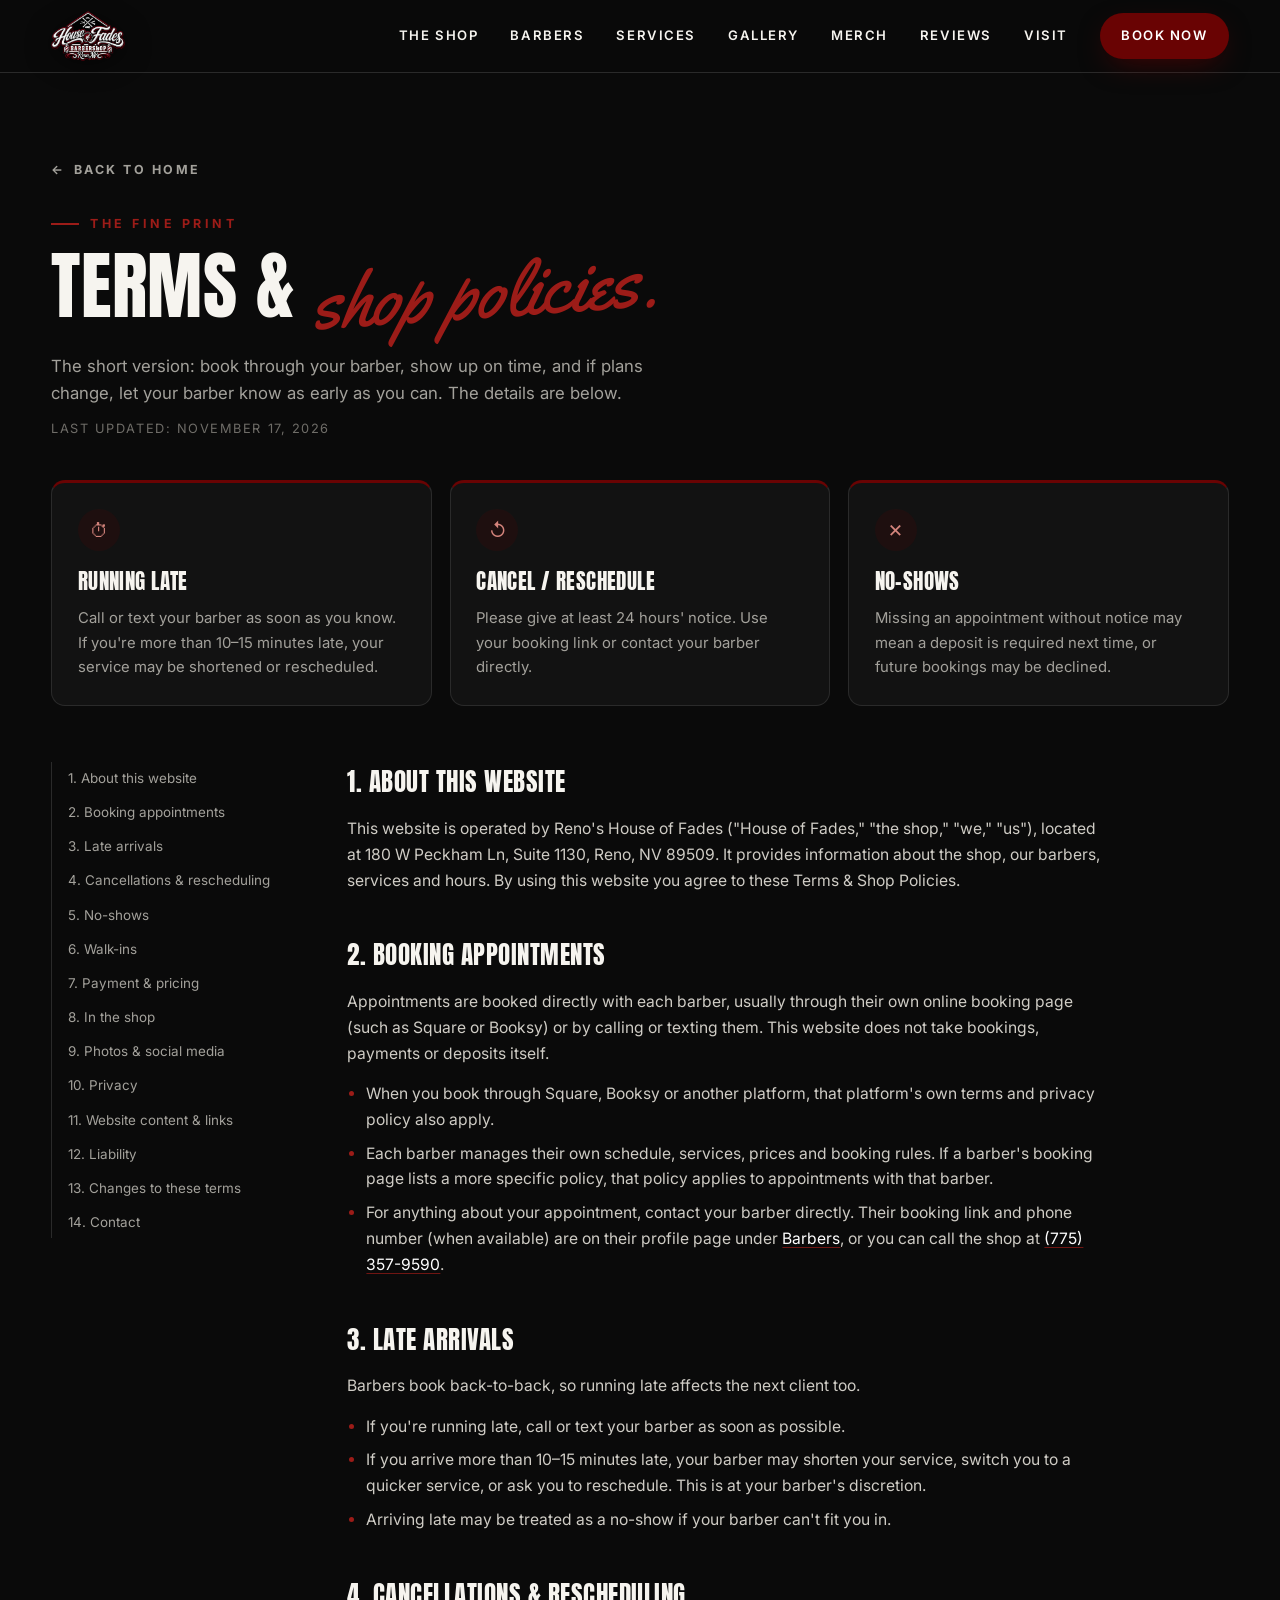
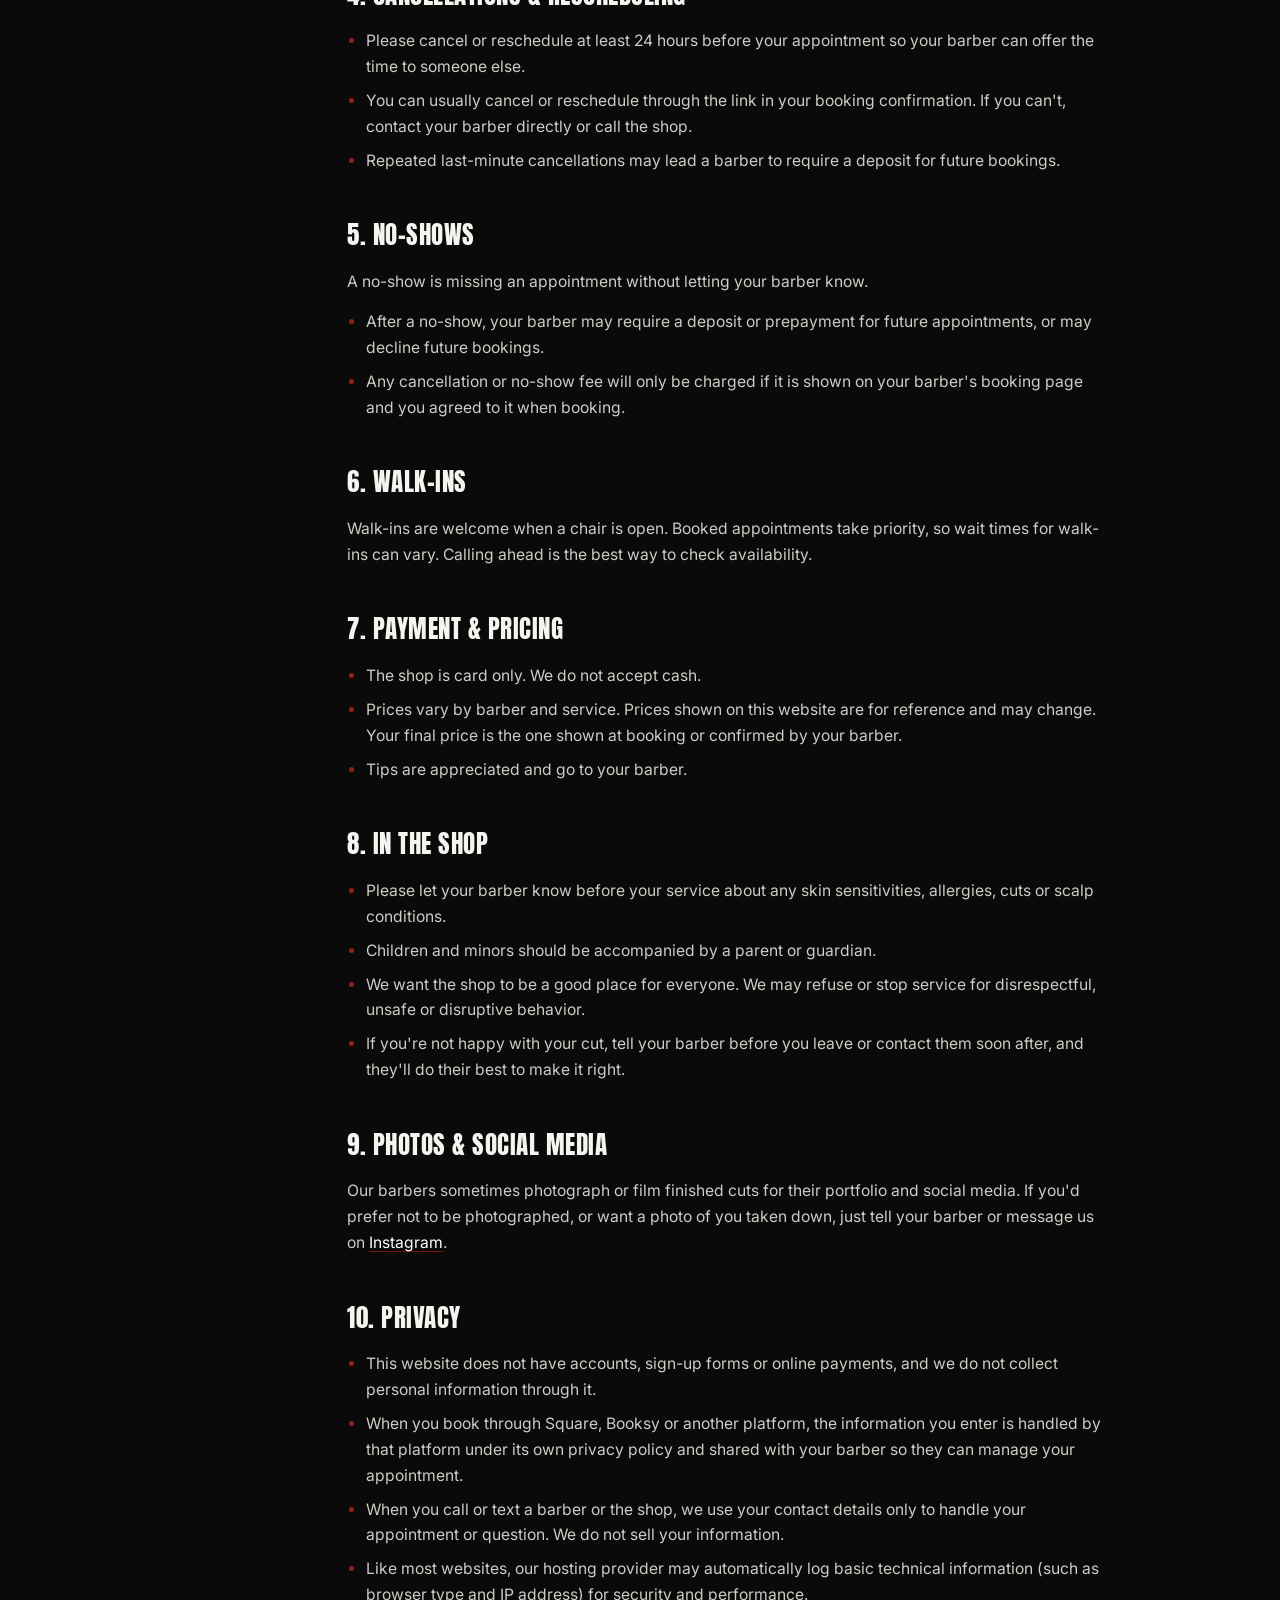
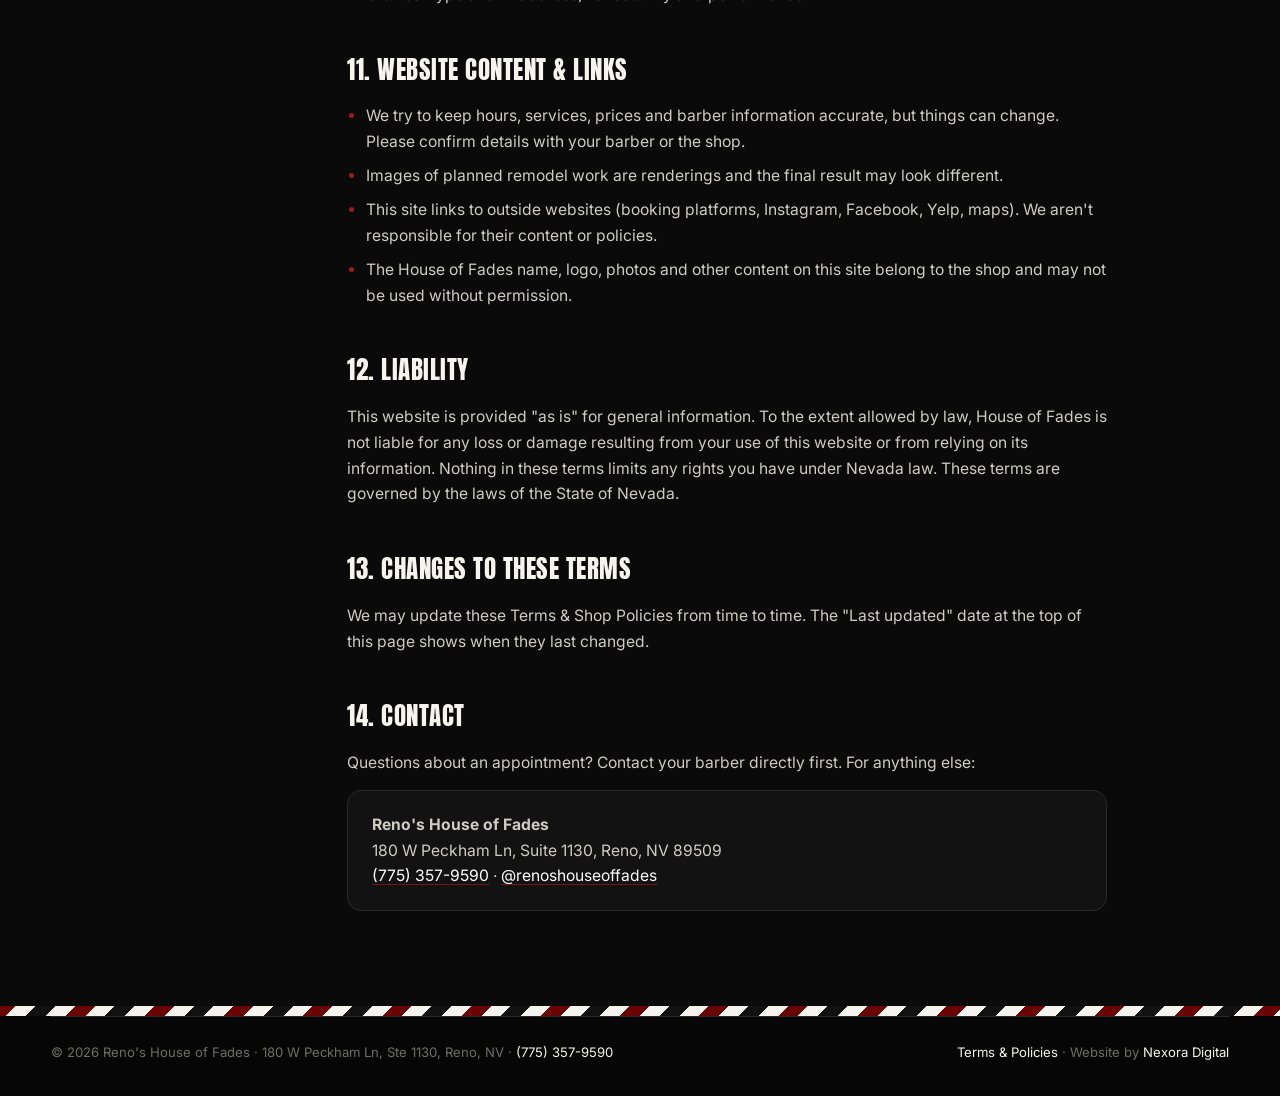
<file: terms.html>
<!DOCTYPE html>
<html lang="en">
<head>
  <meta charset="UTF-8" />
  <meta name="viewport" content="width=device-width, initial-scale=1.0" />
  <title>Terms &amp; Shop Policies | Reno's House of Fades</title>
  <meta name="description" content="Terms of use, booking policies (late arrivals, cancellations, no-shows) and privacy for Reno's House of Fades, 180 W Peckham Ln, Reno NV." />
  <meta name="theme-color" content="#0a0a0a" />
  <link rel="icon" type="image/png" href="assets/img/favicon.png?v=3" />
  <link rel="apple-touch-icon" href="assets/img/apple-touch-icon.png" />
  <link rel="preconnect" href="https://fonts.googleapis.com" />
  <link rel="preconnect" href="https://fonts.gstatic.com" crossorigin />
  <link href="https://fonts.googleapis.com/css2?family=Anton&family=Inter:wght@400;500;600;700;800&family=Yellowtail&display=swap" rel="stylesheet" />
  <link rel="stylesheet" href="css/styles.css?v=17" />
</head>
<body class="page-legal">

  <!-- ===== Nav ===== -->
  <header class="nav scrolled" id="nav">
    <a href="index.html" class="nav-logo" aria-label="Reno's House of Fades home">
      <img src="assets/img/logo-hof.png" alt="Reno's House of Fades Barbershop" />
    </a>
    <nav class="nav-links" id="navLinks">
      <a href="index.html#about">The Shop</a>
      <a href="index.html#barbers">Barbers</a>
      <a href="index.html#services">Services</a>
      <a href="index.html#gallery">Gallery</a>
        <a href="merch.html">Merch</a>
      <a href="index.html#reviews">Reviews</a>
      <a href="index.html#visit">Visit</a>
      <a href="index.html#book" class="btn btn-sm btn-blue nav-cta">Book Now</a>
    </nav>
    <button class="burger" id="burger" aria-label="Open menu"><span></span><span></span><span></span></button>
  </header>

  <main class="legal">
    <div class="container legal-wrap">
      <a class="back-link" href="index.html"><span>←</span> Back to home</a>
      <p class="kicker">The Fine Print</p>
      <h1 class="h2">Terms &amp; <span class="script">shop policies.</span></h1>
      <p class="lead">The short version: book through your barber, show up on time, and if plans change, let your barber know as early as you can. The details are below.</p>
      <p class="legal-updated">Last updated: November 17, 2026</p>

      <!-- Quick policy cards -->
      <div class="policy-cards">
        <div class="policy-card">
          <span class="pc-icon">⏱</span>
          <h3>Running Late</h3>
          <p>Call or text your barber as soon as you know. If you're more than 10–15 minutes late, your service may be shortened or rescheduled.</p>
        </div>
        <div class="policy-card">
          <span class="pc-icon">↺</span>
          <h3>Cancel / Reschedule</h3>
          <p>Please give at least 24 hours' notice. Use your booking link or contact your barber directly.</p>
        </div>
        <div class="policy-card">
          <span class="pc-icon">✕</span>
          <h3>No-Shows</h3>
          <p>Missing an appointment without notice may mean a deposit is required next time, or future bookings may be declined.</p>
        </div>
      </div>

      <div class="legal-body">
        <nav class="legal-toc" aria-label="On this page">
          <a href="#about-site">1. About this website</a>
          <a href="#booking">2. Booking appointments</a>
          <a href="#late">3. Late arrivals</a>
          <a href="#cancel">4. Cancellations &amp; rescheduling</a>
          <a href="#noshow">5. No-shows</a>
          <a href="#walkins">6. Walk-ins</a>
          <a href="#payment">7. Payment &amp; pricing</a>
          <a href="#in-shop">8. In the shop</a>
          <a href="#photos">9. Photos &amp; social media</a>
          <a href="#privacy">10. Privacy</a>
          <a href="#content">11. Website content &amp; links</a>
          <a href="#liability">12. Liability</a>
          <a href="#changes">13. Changes to these terms</a>
          <a href="#contact">14. Contact</a>
        </nav>

        <article class="legal-text">
          <h2 id="about-site">1. About this website</h2>
          <p>This website is operated by Reno's House of Fades ("House of Fades," "the shop," "we," "us"), located at 180 W Peckham Ln, Suite 1130, Reno, NV 89509. It provides information about the shop, our barbers, services and hours. By using this website you agree to these Terms &amp; Shop Policies.</p>

          <h2 id="booking">2. Booking appointments</h2>
          <p>Appointments are booked directly with each barber, usually through their own online booking page (such as Square or Booksy) or by calling or texting them. This website does not take bookings, payments or deposits itself.</p>
          <ul>
            <li>When you book through Square, Booksy or another platform, that platform's own terms and privacy policy also apply.</li>
            <li>Each barber manages their own schedule, services, prices and booking rules. If a barber's booking page lists a more specific policy, that policy applies to appointments with that barber.</li>
            <li>For anything about your appointment, contact your barber directly. Their booking link and phone number (when available) are on their profile page under <a href="index.html#barbers">Barbers</a>, or you can call the shop at <a href="tel:+17753579590">(775) 357-9590</a>.</li>
          </ul>

          <h2 id="late">3. Late arrivals</h2>
          <p>Barbers book back-to-back, so running late affects the next client too.</p>
          <ul>
            <li>If you're running late, call or text your barber as soon as possible.</li>
            <li>If you arrive more than 10–15 minutes late, your barber may shorten your service, switch you to a quicker service, or ask you to reschedule. This is at your barber's discretion.</li>
            <li>Arriving late may be treated as a no-show if your barber can't fit you in.</li>
          </ul>

          <h2 id="cancel">4. Cancellations &amp; rescheduling</h2>
          <ul>
            <li>Please cancel or reschedule at least 24 hours before your appointment so your barber can offer the time to someone else.</li>
            <li>You can usually cancel or reschedule through the link in your booking confirmation. If you can't, contact your barber directly or call the shop.</li>
            <li>Repeated last-minute cancellations may lead a barber to require a deposit for future bookings.</li>
          </ul>

          <h2 id="noshow">5. No-shows</h2>
          <p>A no-show is missing an appointment without letting your barber know.</p>
          <ul>
            <li>After a no-show, your barber may require a deposit or prepayment for future appointments, or may decline future bookings.</li>
            <li>Any cancellation or no-show fee will only be charged if it is shown on your barber's booking page and you agreed to it when booking.</li>
          </ul>

          <h2 id="walkins">6. Walk-ins</h2>
          <p>Walk-ins are welcome when a chair is open. Booked appointments take priority, so wait times for walk-ins can vary. Calling ahead is the best way to check availability.</p>

          <h2 id="payment">7. Payment &amp; pricing</h2>
          <ul>
            <li>The shop is card only. We do not accept cash.</li>
            <li>Prices vary by barber and service. Prices shown on this website are for reference and may change. Your final price is the one shown at booking or confirmed by your barber.</li>
            <li>Tips are appreciated and go to your barber.</li>
          </ul>

          <h2 id="in-shop">8. In the shop</h2>
          <ul>
            <li>Please let your barber know before your service about any skin sensitivities, allergies, cuts or scalp conditions.</li>
            <li>Children and minors should be accompanied by a parent or guardian.</li>
            <li>We want the shop to be a good place for everyone. We may refuse or stop service for disrespectful, unsafe or disruptive behavior.</li>
            <li>If you're not happy with your cut, tell your barber before you leave or contact them soon after, and they'll do their best to make it right.</li>
          </ul>

          <h2 id="photos">9. Photos &amp; social media</h2>
          <p>Our barbers sometimes photograph or film finished cuts for their portfolio and social media. If you'd prefer not to be photographed, or want a photo of you taken down, just tell your barber or message us on <a href="https://www.instagram.com/renoshouseoffades/" target="_blank" rel="noopener">Instagram</a>.</p>

          <h2 id="privacy">10. Privacy</h2>
          <ul>
            <li>This website does not have accounts, sign-up forms or online payments, and we do not collect personal information through it.</li>
            <li>When you book through Square, Booksy or another platform, the information you enter is handled by that platform under its own privacy policy and shared with your barber so they can manage your appointment.</li>
            <li>When you call or text a barber or the shop, we use your contact details only to handle your appointment or question. We do not sell your information.</li>
            <li>Like most websites, our hosting provider may automatically log basic technical information (such as browser type and IP address) for security and performance.</li>
          </ul>

          <h2 id="content">11. Website content &amp; links</h2>
          <ul>
            <li>We try to keep hours, services, prices and barber information accurate, but things can change. Please confirm details with your barber or the shop.</li>
            <li>Images of planned remodel work are renderings and the final result may look different.</li>
            <li>This site links to outside websites (booking platforms, Instagram, Facebook, Yelp, maps). We aren't responsible for their content or policies.</li>
            <li>The House of Fades name, logo, photos and other content on this site belong to the shop and may not be used without permission.</li>
          </ul>

          <h2 id="liability">12. Liability</h2>
          <p>This website is provided "as is" for general information. To the extent allowed by law, House of Fades is not liable for any loss or damage resulting from your use of this website or from relying on its information. Nothing in these terms limits any rights you have under Nevada law. These terms are governed by the laws of the State of Nevada.</p>

          <h2 id="changes">13. Changes to these terms</h2>
          <p>We may update these Terms &amp; Shop Policies from time to time. The "Last updated" date at the top of this page shows when they last changed.</p>

          <h2 id="contact">14. Contact</h2>
          <p>Questions about an appointment? Contact your barber directly first. For anything else:</p>
          <p class="legal-contact">
            <strong>Reno's House of Fades</strong><br/>
            180 W Peckham Ln, Suite 1130, Reno, NV 89509<br/>
            <a href="tel:+17753579590">(775) 357-9590</a> · <a href="https://www.instagram.com/renoshouseoffades/" target="_blank" rel="noopener">@renoshouseoffades</a>
          </p>
        </article>
      </div>
    </div>
  </main>

  <!-- ===== Footer ===== -->
  <footer class="footer footer-slim">
    <div class="pole-stripe"></div>
    <div class="container footer-bottom">
      <p>© <span id="year"></span> Reno's House of Fades · 180 W Peckham Ln, Ste 1130, Reno, NV · <a href="tel:+17753579590">(775) 357-9590</a></p>
      <p><a href="terms.html">Terms &amp; Policies</a> · Website by <a href="https://www.nexoradigital.live" target="_blank" rel="noopener">Nexora Digital</a></p>
    </div>
  </footer>

  <script src="js/nav.js?v=1"></script>
  <script>
    (function () {
      document.getElementById("year").textContent = new Date().getFullYear();
    })();
  </script>
</body>
</html>
</file>
<file: css/styles.css>
/* ==========================================================
   Reno's House of Fades — styles
   Palette pulled from the logo: black, white and HOF red
   ========================================================== */
:root{
  --black:#0a0a0a;
  --ink:#121212;
  --char:#1a1a1a;
  --line:#2a2a2a;
  --white:#f6f4ef;
  --muted:#a3a19b;
  --blue:#690303;   /* HOF maroon, matched to the client wordmark (#690303) (var name kept so nothing breaks) */
  --blue-2:#9c1c18;
  --cream:#e9dcc4;
  --red:#690303;
  --display:'Anton', 'Impact', sans-serif;
  --script:'Yellowtail', cursive;
  --body:'Inter', system-ui, sans-serif;
  --radius:14px;
  --ease:cubic-bezier(.2,.8,.2,1);
}
*{box-sizing:border-box;margin:0;padding:0}
html{scroll-behavior:smooth;scroll-padding-top:84px}
body{background:var(--black);color:var(--white);font-family:var(--body);line-height:1.65;-webkit-font-smoothing:antialiased;overflow-x:hidden}
img,video{display:block;max-width:100%}
a{color:inherit;text-decoration:none}
.container{width:min(1200px,92%);margin-inline:auto}
.center{text-align:center;margin-top:2.5rem}
.section{padding:clamp(5rem,10vw,8rem) 0;position:relative}
.anchor{position:absolute;top:-80px}

/* ---------- Type ---------- */
.h2{font-family:var(--display);font-weight:400;text-transform:uppercase;font-size:clamp(2.6rem,6vw,4.6rem);line-height:.98;letter-spacing:.01em;margin-bottom:1.4rem}
.script{font-family:var(--script);text-transform:none;color:var(--blue-2);font-size:1.05em;letter-spacing:0;display:inline-block;transform:rotate(-4deg)}
.kicker{display:inline-flex;align-items:center;gap:.7rem;font-size:.78rem;font-weight:700;letter-spacing:.28em;text-transform:uppercase;color:var(--blue-2);margin-bottom:1rem}
.kicker::before{content:"";width:28px;height:2px;background:currentColor}
.kicker.light{color:var(--cream)}
.lead{color:var(--muted);max-width:640px;font-size:1.05rem}
.note,.small{color:var(--muted);font-size:.88rem}
.note{text-align:center;margin-top:2rem}
.section-head{margin-bottom:3.2rem}

/* ---------- Buttons ---------- */
.btn{display:inline-flex;align-items:center;gap:.55rem;padding:1rem 1.7rem;border-radius:999px;font-weight:700;font-size:.92rem;letter-spacing:.06em;text-transform:uppercase;transition:transform .3s var(--ease),background .3s,color .3s,border-color .3s,box-shadow .3s;border:2px solid transparent;cursor:pointer}
.btn:hover{transform:translateY(-2px)}
.btn-blue{background:var(--blue);color:#fff;box-shadow:0 10px 30px -10px rgba(105,3,3,.7)}
.btn-blue:hover{background:var(--blue-2)}
.btn-ghost{border-color:rgba(246,244,239,.35);color:var(--white)}
.btn-ghost:hover{border-color:var(--white);background:var(--white);color:var(--black)}
.btn-yelp{background:#d32323;color:#fff}
.btn-yelp:hover{background:#ef3434}
.btn-sm{padding:.65rem 1.2rem;font-size:.78rem}

/* ---------- Loader ---------- */
.loader{position:fixed;inset:0;background:var(--black);z-index:200;display:grid;place-items:center;align-content:center;gap:1.6rem;transition:opacity .6s,visibility .6s}
.loader img{width:min(260px,60vw);animation:pulse 1.4s ease-in-out infinite}
.loader-pole{width:180px;height:8px;border-radius:99px;background:repeating-linear-gradient(-45deg,var(--white) 0 10px,var(--blue) 10px 20px,var(--white) 20px 30px,var(--red) 30px 40px);background-size:200% 100%;animation:pole 1s linear infinite}
.loader.done{opacity:0;visibility:hidden}
@keyframes pulse{50%{opacity:.6;transform:scale(.97)}}
@keyframes pole{to{background-position:56px 0}}

/* ---------- Nav ---------- */
.nav{position:fixed;inset:0 0 auto;z-index:100;display:flex;align-items:center;justify-content:space-between;padding:1.1rem 4%;transition:background .4s,padding .4s,border-color .4s;border-bottom:1px solid transparent}
.nav::before{content:"";position:absolute;inset:0;z-index:-1;background:rgba(10,10,10,.88);-webkit-backdrop-filter:blur(14px);backdrop-filter:blur(14px);opacity:0;transition:opacity .4s;pointer-events:none}
.nav.scrolled{padding:.7rem 4%;border-color:var(--line)}
.nav.scrolled::before{opacity:1}
.nav-logo img{height:66px;width:auto;transition:height .4s;filter:drop-shadow(0 4px 12px rgba(0,0,0,.5))}
.nav.scrolled .nav-logo img{height:50px}
.nav-links{display:flex;align-items:center;gap:2rem}
.nav-links a{font-size:.82rem;font-weight:600;letter-spacing:.12em;text-transform:uppercase;position:relative}
.nav-links a:not(.btn)::after{content:"";position:absolute;left:0;bottom:-6px;width:0;height:2px;background:var(--blue-2);transition:width .3s var(--ease)}
.nav-links a:not(.btn):hover::after{width:100%}
.burger{display:none;background:none;border:0;width:32px;height:24px;position:relative;cursor:pointer;z-index:110}
.burger span{position:absolute;left:0;width:100%;height:2px;background:var(--white);transition:.35s var(--ease)}
.burger span:nth-child(1){top:0}.burger span:nth-child(2){top:11px}.burger span:nth-child(3){top:22px}
.burger.open span:nth-child(1){top:11px;transform:rotate(45deg)}
.burger.open span:nth-child(2){opacity:0}
.burger.open span:nth-child(3){top:11px;transform:rotate(-45deg)}

/* ---------- Hero ---------- */
.hero{position:relative;min-height:100svh;display:grid;place-items:center;text-align:center;overflow:hidden}
.hero-video{position:absolute;inset:0;width:100%;height:100%;object-fit:cover;transform:scale(1.05)}
.hero-shade{position:absolute;inset:0;background:radial-gradient(ellipse at center,rgba(10,10,10,.45) 0%,rgba(10,10,10,.85) 70%),linear-gradient(180deg,rgba(10,10,10,.5),rgba(10,10,10,.2) 40%,var(--black))}
.hero-inner{position:relative;z-index:2;padding:7rem 5% 5rem;max-width:1100px}
.eyebrow{display:inline-flex;align-items:center;gap:.6rem;font-size:.8rem;letter-spacing:.3em;text-transform:uppercase;font-weight:700;padding:.55rem 1.1rem;border:1px solid rgba(246,244,239,.25);border-radius:99px;background:rgba(10,10,10,.35);backdrop-filter:blur(6px)}
.dot{width:8px;height:8px;border-radius:50%;background:var(--blue-2);box-shadow:0 0 0 0 rgba(156,28,24,.7);animation:ping 2s infinite}
@keyframes ping{70%{box-shadow:0 0 0 10px rgba(156,28,24,0)}100%{box-shadow:0 0 0 0 rgba(156,28,24,0)}}
.hero-title{font-family:var(--display);font-weight:400;text-transform:uppercase;line-height:.88;margin:1.6rem 0 1.4rem}
.hero-title .line{display:block;font-size:clamp(1.6rem,4vw,2.8rem);letter-spacing:.35em;color:var(--cream)}
.hero-title > .line:first-child{color:var(--blue);text-shadow:1px 0 0 var(--cream),-1px 0 0 var(--cream),0 1px 0 var(--cream),0 -1px 0 var(--cream),1px 1px 0 var(--cream),-1px -1px 0 var(--cream),1px -1px 0 var(--cream),-1px 1px 0 var(--cream),0 8px 24px rgba(0,0,0,.6)}
.hero-title .big{font-size:clamp(3.6rem,13vw,10.5rem);letter-spacing:.01em;color:var(--white);text-shadow:0 10px 40px rgba(0,0,0,.5)}
.hero-title em{font-family:var(--script);font-style:normal;text-transform:none;font-size:.55em;color:var(--blue-2);display:inline-block;transform:translateY(-.15em) rotate(-8deg);margin:0 .05em}
.hero-wordmark{display:block;margin:.45rem auto 0;width:min(92vw,880px)}
.hero-wordmark img{width:100%;height:auto;margin:0 auto;transform:rotate(-3deg);filter:drop-shadow(0 14px 34px rgba(0,0,0,.65))}
.hero-sub{font-size:clamp(1rem,1.6vw,1.2rem);color:#d8d5ce;max-width:640px;margin:0 auto 2.2rem}
.hero-ctas{display:flex;gap:1rem;justify-content:center;flex-wrap:wrap}
.hero-status{margin-top:2rem;font-size:.85rem;color:var(--muted);letter-spacing:.05em}
.hero-status b{color:var(--white)}
.hero-status .on{color:#4ade80}.hero-status .off{color:#f87171}
.scroll-cue{position:absolute;bottom:2rem;left:50%;transform:translateX(-50%);width:26px;height:42px;border:2px solid rgba(246,244,239,.5);border-radius:20px;z-index:2}
.scroll-cue span{position:absolute;left:50%;top:8px;width:4px;height:8px;background:var(--white);border-radius:4px;transform:translateX(-50%);animation:scroll 1.8s infinite}
@keyframes scroll{0%{opacity:0;top:6px}40%{opacity:1}100%{opacity:0;top:24px}}

/* ---------- Marquee ---------- */
.marquee{background:var(--blue);overflow:hidden;padding:1.05rem 0;transform:rotate(-1.2deg) scale(1.02);border-block:3px solid var(--black)}
.marquee-track{display:flex;gap:2rem;width:max-content;animation:marquee 32s linear infinite;font-family:var(--display);text-transform:uppercase;font-size:clamp(1.3rem,2.6vw,2rem);letter-spacing:.04em;white-space:nowrap}
.marquee i{font-style:normal;color:var(--black)}
@keyframes marquee{to{transform:translateX(-50%)}}

/* ---------- About ---------- */
.about-grid{display:grid;grid-template-columns:1.05fr 1fr;gap:clamp(2.5rem,6vw,5.5rem);align-items:center}
.about-media{position:relative}
.about-media img{border-radius:var(--radius);aspect-ratio:4/3;object-fit:cover;width:100%;filter:saturate(.9) contrast(1.05)}
.about-media::before{content:"";position:absolute;inset:18px -18px -18px 18px;border:2px solid var(--blue);border-radius:var(--radius);z-index:-1}
.about-badge{position:absolute;right:-1.2rem;bottom:-1.6rem;background:var(--white);color:var(--black);border-radius:50%;width:132px;height:132px;display:grid;place-items:center;align-content:center;text-align:center;box-shadow:0 20px 40px rgba(0,0,0,.45);animation:spin-slow 0s}
.about-badge strong{font-family:var(--display);font-size:3.2rem;line-height:.9}
.about-badge span{font-size:.68rem;font-weight:800;letter-spacing:.2em;text-transform:uppercase}
.about-copy p{color:#cfccc5;margin-bottom:1rem}
.about-copy strong{color:var(--white)}
.stats{display:flex;gap:2.6rem;margin-top:2.2rem;padding-top:2rem;border-top:1px solid var(--line);flex-wrap:wrap}
.stats strong{display:block;font-family:var(--display);font-size:2.8rem;line-height:1;color:var(--white)}
.stats span{font-size:.75rem;letter-spacing:.18em;text-transform:uppercase;color:var(--muted)}

/* ---------- Barbers ---------- */
.barbers{background:var(--ink);border-block:1px solid var(--line)}
.barbers::before{content:"";position:absolute;inset:0;background:url('../assets/img/logo-white.png') center/60% no-repeat;opacity:.025;pointer-events:none}
.barber-grid{display:grid;grid-template-columns:repeat(3,1fr);gap:1.6rem}
.barber{position:relative;display:block;aspect-ratio:4/5.3;border-radius:var(--radius);overflow:hidden;background:#0e0e0e;border:1px solid var(--line);isolation:isolate;transition:transform .5s var(--ease),border-color .3s,box-shadow .5s}
.barber:hover{transform:translateY(-6px);border-color:var(--blue);box-shadow:0 30px 60px -25px rgba(105,3,3,.55)}
.barber-photo{position:absolute;inset:0;overflow:hidden;background:#0e0e0e}
.barber-photo img{width:100%;height:100%;object-fit:cover;object-position:center 25%;transition:transform .8s var(--ease),filter .6s;filter:grayscale(1) contrast(1.05) brightness(.9)}
.barber:hover .barber-photo img{transform:scale(1.06);filter:grayscale(0) contrast(1.03) brightness(1)}
.barber-shade{position:absolute;inset:0;z-index:1;pointer-events:none;background:linear-gradient(180deg,rgba(10,10,10,.55) 0%,transparent 22%,transparent 45%,rgba(10,10,10,.92) 82%,#0a0a0a 100%)}
.barber-top{position:absolute;top:1.1rem;left:1.2rem;right:1.2rem;z-index:2;display:flex;justify-content:space-between;align-items:center;font-size:.76rem;letter-spacing:.3em;color:var(--white)}
.barber-handle{letter-spacing:.04em;color:rgba(246,244,239,.75);font-size:.85rem}
.barber-view{position:absolute;z-index:3;top:50%;left:50%;width:104px;height:104px;margin:-52px 0 0 -52px;border-radius:50%;display:grid;place-items:center;background:var(--blue);color:#fff;font-size:.78rem;font-weight:800;letter-spacing:.25em;text-transform:uppercase;transform:scale(0);transition:transform .45s var(--ease);box-shadow:0 20px 40px -10px rgba(105,3,3,.7)}
.barber:hover .barber-view{transform:scale(1)}
.barber-body{position:absolute;left:0;right:0;bottom:0;z-index:2;padding:1.4rem 1.3rem 1.3rem;display:flex;flex-direction:column}
.barber-role{font-size:.72rem;font-weight:700;letter-spacing:.28em;text-transform:uppercase;color:var(--blue-2);margin-bottom:.35rem}
.barber-body h3{font-family:var(--display);font-weight:400;font-size:clamp(2rem,3.4vw,2.9rem);text-transform:uppercase;letter-spacing:.01em;line-height:.95}
.barber-foot{display:flex;justify-content:space-between;align-items:center;gap:.8rem;margin-top:1rem;padding-top:.9rem;border-top:1px solid rgba(246,244,239,.18);font-size:.74rem;letter-spacing:.18em;text-transform:uppercase;color:var(--muted)}
.barber-link{color:var(--white);font-weight:800;white-space:nowrap}
.barber-link b{display:inline-block;color:var(--blue-2);transition:transform .3s var(--ease)}
.barber:hover .barber-link b{transform:translateX(5px)}
.monogram{position:absolute;inset:0;display:grid;place-items:center;background:
  radial-gradient(circle at 50% 38%,rgba(105,3,3,.28),transparent 60%),
  repeating-linear-gradient(-45deg,#111 0 14px,#141414 14px 28px)}
.monogram span{font-family:var(--display);font-size:4.4rem;width:120px;height:120px;border-radius:50%;display:grid;place-items:center;border:2px solid rgba(246,244,239,.18);background:rgba(10,10,10,.6);color:var(--white);letter-spacing:.02em;line-height:1}
.monogram small{display:none}
.tag-owner{background:var(--blue);color:#fff;font-size:.62rem;font-weight:800;letter-spacing:.2em;text-transform:uppercase;padding:.35rem .7rem;border-radius:99px}
.icon-btn{width:44px;flex:0 0 44px;display:grid;place-items:center;border:2px solid var(--line);border-radius:50%;transition:.3s}
.icon-btn:hover{border-color:var(--white);background:var(--white);color:var(--black)}
.icon-btn svg{width:17px;height:17px}
.via{font-size:.68rem;color:#6f6d68;letter-spacing:.08em;margin-top:.45rem}

/* ---------- Services ---------- */
.service-grid{display:grid;grid-template-columns:repeat(4,1fr);gap:1.4rem}
.service{padding:2.2rem 1.7rem;border:1px solid var(--line);border-radius:var(--radius);background:linear-gradient(180deg,#141414,#0d0d0d);position:relative;overflow:hidden;transition:transform .45s var(--ease),border-color .3s}
.service::after{content:"";position:absolute;left:0;right:0;bottom:0;height:4px;background:repeating-linear-gradient(-45deg,var(--white) 0 8px,var(--blue) 8px 16px,var(--white) 16px 24px,var(--red) 24px 32px);transform:scaleX(0);transform-origin:left;transition:transform .5s var(--ease)}
.service:hover{transform:translateY(-6px);border-color:#3a3a3a}
.service:hover::after{transform:scaleX(1)}
.service svg{width:46px;height:46px;color:var(--blue-2);margin-bottom:1.4rem}
.service h3{font-family:var(--display);font-weight:400;text-transform:uppercase;font-size:1.6rem;margin-bottom:.6rem;letter-spacing:.02em}
.service p{color:var(--muted);font-size:.93rem}

/* ---------- Inside ---------- */
.inside{background:var(--ink);border-block:1px solid var(--line)}
.inside-grid{display:grid;grid-template-columns:1fr 1.1fr;gap:clamp(2.5rem,6vw,5rem);align-items:center}
.inside-copy p{color:#cfccc5;margin-bottom:1.5rem}
.ticks{list-style:none;margin-bottom:2rem;display:grid;grid-template-columns:1fr 1fr;gap:.7rem 1.2rem}
.ticks li{position:relative;padding-left:1.6rem;font-weight:600;font-size:.93rem}
.ticks li::before{content:"";position:absolute;left:0;top:.45em;width:12px;height:12px;border-radius:3px;background:var(--blue);transform:rotate(45deg)}
.inside-media{position:relative;min-height:520px}
.phone-frame{position:absolute;left:0;top:0;width:58%;aspect-ratio:1/1;border-radius:22px;overflow:hidden;border:6px solid #1d1d1d;box-shadow:0 30px 60px rgba(0,0,0,.55);z-index:2}
.phone-frame video{width:100%;height:100%;object-fit:cover}
.inside-photo{position:absolute;right:0;bottom:0;width:56%;aspect-ratio:3/4;object-fit:cover;border-radius:var(--radius);filter:grayscale(.2)}

/* ---------- Gallery ---------- */
.masonry{columns:4 240px;column-gap:1rem}
.masonry figure{break-inside:avoid;margin-bottom:1rem;border-radius:12px;overflow:hidden;cursor:zoom-in;position:relative}
.masonry img{width:100%;transition:transform .7s var(--ease),filter .5s;filter:grayscale(.25)}
.masonry figure:hover img{transform:scale(1.05);filter:grayscale(0)}
.masonry figure::after{content:"+";position:absolute;right:12px;bottom:10px;width:36px;height:36px;border-radius:50%;background:var(--blue);display:grid;place-items:center;font-size:1.4rem;opacity:0;transform:scale(.6);transition:.35s var(--ease)}
.masonry figure:hover::after{opacity:1;transform:scale(1)}

/* ---------- Anniversary ---------- */
.anniversary{overflow:hidden;text-align:center;padding:clamp(7rem,14vw,11rem) 0}
.ann-bg{position:absolute;inset:-10% 0;background-size:cover;background-position:center;filter:grayscale(1) contrast(1.1) brightness(.35);will-change:transform}
.anniversary::after{content:"";position:absolute;inset:0;background:linear-gradient(180deg,var(--black),rgba(10,10,10,.2) 30%,rgba(10,10,10,.2) 70%,var(--black)),rgba(105,3,3,.18);mix-blend-mode:normal}
.ann-inner{position:relative;z-index:2;max-width:760px}
.ann-title{font-family:var(--display);font-weight:400;text-transform:uppercase;font-size:clamp(4rem,12vw,9rem);line-height:.88;margin-bottom:1.6rem}
.ann-title .script{color:var(--cream);font-size:.6em}
.ann-inner p:last-child{color:#dcd9d2;font-size:1.08rem}

/* ---------- Merch ---------- */
.merch-grid{display:grid;grid-template-columns:1fr 1fr;gap:clamp(2.5rem,6vw,5rem);align-items:center}
.merch-media{border-radius:var(--radius);overflow:hidden;aspect-ratio:1/1;border:1px solid var(--line);box-shadow:0 30px 60px -20px rgba(105,3,3,.4)}
.merch-media video{width:100%;height:100%;object-fit:cover}
.merch-copy p{color:#cfccc5;margin-bottom:2rem}

/* ---------- Reviews ---------- */
.reviews{background:var(--ink);border-block:1px solid var(--line)}
.rating-row{display:flex;gap:1.2rem;flex-wrap:wrap;margin-bottom:3rem}
.rating-card{flex:1;min-width:240px;display:flex;align-items:center;gap:1.2rem;padding:1.4rem 1.6rem;border:1px solid var(--line);border-radius:var(--radius);background:var(--char);transition:border-color .3s,transform .4s var(--ease)}
.rating-card:hover{border-color:var(--blue);transform:translateY(-3px)}
.rating-card .score{font-family:var(--display);font-size:2.8rem;line-height:1}
.rating-card .src{font-weight:800;letter-spacing:.18em;text-transform:uppercase;font-size:.74rem}
.rating-card .stars{color:#fbbf24;letter-spacing:.12em}
.rating-card .meta{font-size:.82rem;color:var(--muted)}
.rating-card .yelp{color:#ff5a5a}
.review-slider{position:relative;margin-bottom:3rem;overflow:hidden}
.review-track{display:flex;transition:transform .6s var(--ease)}
.review{flex:0 0 100%;padding:2.6rem clamp(1.5rem,5vw,4rem);border:1px solid var(--line);border-radius:var(--radius);background:var(--char);text-align:center}
.review .q{font-family:var(--display);font-size:4rem;line-height:.6;color:var(--blue-2)}
.review p{font-size:clamp(1.05rem,2vw,1.3rem);max-width:760px;margin:1rem auto 1.4rem;color:#e8e5de}
.review .who{font-weight:700;letter-spacing:.06em}
.review .who small{display:block;color:var(--muted);font-weight:500}
.slider-nav{display:flex;justify-content:center;gap:.6rem;margin-top:1.2rem}
.slider-nav button{width:46px;height:46px;border-radius:50%;border:2px solid var(--line);background:none;color:var(--white);font-size:1.1rem;cursor:pointer;transition:.3s}
.slider-nav button:hover{background:var(--white);color:var(--black);border-color:var(--white)}
.highlights{display:grid;grid-template-columns:repeat(3,1fr);gap:1.4rem}
.hl{padding:2rem 1.8rem;border-left:3px solid var(--blue);background:linear-gradient(90deg,rgba(105,3,3,.08),transparent)}
.hl-num{font-family:var(--display);font-size:1rem;color:var(--blue-2);letter-spacing:.1em}
.hl h3{font-family:var(--display);font-weight:400;text-transform:uppercase;font-size:1.6rem;margin:.4rem 0 .6rem;letter-spacing:.02em}
.hl p{color:var(--muted);font-size:.94rem}
.review-ctas{display:flex;gap:1rem;justify-content:center;flex-wrap:wrap}

/* ---------- Visit ---------- */
.visit-grid{display:grid;grid-template-columns:1fr 1.25fr;gap:clamp(2.5rem,5vw,4.5rem);align-items:stretch}
.info-block{padding:1.3rem 0;border-bottom:1px solid var(--line)}
.info-block h4{font-size:.74rem;letter-spacing:.24em;text-transform:uppercase;color:var(--blue-2);margin-bottom:.5rem;display:flex;align-items:center;gap:.8rem}
.info-block p{color:#d8d5ce}
.link{display:inline-block;margin-top:.4rem;font-weight:700;font-size:.88rem;color:var(--white);border-bottom:2px solid var(--blue)}
.phone-big{font-family:var(--display);font-size:2.2rem;letter-spacing:.02em}
.phone-big:hover{color:var(--blue-2)}
.hours{width:100%;border-collapse:collapse;margin:.4rem 0 .9rem;font-size:.95rem}
.hours td{padding:.45rem 0;border-bottom:1px dashed #262626}
.hours td:last-child{text-align:right;color:#d8d5ce}
.hours tr.closed td:last-child{color:#6f6d68}
.hours tr.today td{color:var(--white);font-weight:700}
.hours tr.today td:first-child::before{content:"●";color:var(--blue-2);margin-right:.5rem;font-size:.7rem;vertical-align:middle}
.open-pill{font-size:.64rem;letter-spacing:.15em;padding:.25rem .6rem;border-radius:99px;font-weight:800}
.open-pill.on{background:rgba(74,222,128,.15);color:#4ade80}
.open-pill.off{background:rgba(248,113,113,.15);color:#f87171}
.map{border-radius:var(--radius);overflow:hidden;border:1px solid var(--line);min-height:460px}
.map iframe{width:100%;height:100%;min-height:460px;border:0;filter:grayscale(1) invert(.92) contrast(.9)}

/* ---------- Footer ---------- */
.footer{background:#060606;padding-bottom:2rem}
.pole-stripe{height:10px;background:repeating-linear-gradient(-45deg,var(--white) 0 14px,var(--blue) 14px 28px,var(--white) 28px 42px,var(--red) 42px 56px);background-size:200% 100%;animation:pole 3s linear infinite}
.footer-grid{display:grid;grid-template-columns:1.4fr 1fr 1fr 1fr;gap:2.5rem;padding:4rem 0 3rem}
.footer-logo{width:min(230px,70%)}
.footer h4{font-size:.74rem;letter-spacing:.24em;text-transform:uppercase;color:var(--blue-2);margin-bottom:1rem}
.footer-grid a,.footer-grid p{display:block;color:var(--muted);font-size:.92rem;margin-bottom:.45rem}
.footer-grid a:hover{color:var(--white)}
.socials{display:flex;gap:.7rem}
.socials a{width:42px;height:42px;border-radius:50%;border:1px solid var(--line);display:grid !important;place-items:center;margin:0 !important;transition:.3s}
.socials a:hover{background:var(--blue);border-color:var(--blue);color:#fff}
.socials svg{width:18px;height:18px}
.footer-bottom{display:flex;justify-content:space-between;gap:1rem;flex-wrap:wrap;padding-top:1.6rem;border-top:1px solid var(--line);font-size:.82rem;color:#6f6d68}
.footer-bottom a{color:var(--white)}

/* ---------- Mobile bar ---------- */
.mobile-bar{display:none}

/* ---------- Lightbox ---------- */
.lightbox{position:fixed;inset:0;background:rgba(0,0,0,.92);z-index:300;display:grid;place-items:center;opacity:0;visibility:hidden;transition:.35s}
.lightbox.open{opacity:1;visibility:visible}
.lightbox img{max-width:90vw;max-height:85vh;border-radius:10px;transform:scale(.94);transition:transform .4s var(--ease)}
.lightbox.open img{transform:scale(1)}
.lb-close{position:absolute;top:1.2rem;right:1.6rem;background:none;border:0;color:#fff;font-size:2.6rem;cursor:pointer;line-height:1}

/* ---------- Barber profile page ---------- */
.btn-lg{padding:1.15rem 2rem;font-size:.95rem}
.btn b{transition:transform .3s var(--ease)}
.btn:hover b{transform:translateX(4px)}
.page-barber .nav-links a.active::after{width:100%}
.profile{padding:clamp(8rem,13vw,10rem) 0 clamp(3rem,6vw,5rem);position:relative;overflow:hidden}
.profile::before{content:"";position:absolute;inset:0;background:radial-gradient(circle at 20% 30%,rgba(105,3,3,.18),transparent 55%);pointer-events:none}
.profile-grid{display:grid;grid-template-columns:.9fr 1.1fr;gap:clamp(2.4rem,6vw,6rem);align-items:center;position:relative}
.profile-photo{position:relative;aspect-ratio:4/5.3;overflow:hidden;border-radius:var(--radius);background:#0e0e0e;box-shadow:0 0 0 1px var(--line),0 0 0 10px var(--black),0 0 0 12px var(--blue),0 60px 120px -40px rgba(0,0,0,.9)}
.profile-photo img{width:100%;height:100%;object-fit:cover;object-position:center 25%}
.profile-index{position:absolute;bottom:18px;left:50%;transform:translateX(-50%);z-index:2;font-size:.72rem;letter-spacing:.34em;background:rgba(10,10,10,.75);backdrop-filter:blur(6px);padding:.5rem 1rem;border-radius:99px;white-space:nowrap}
.back-link{display:flex;width:max-content;gap:.5rem;font-size:.78rem;font-weight:700;letter-spacing:.2em;text-transform:uppercase;color:var(--muted);margin-bottom:1.6rem;transition:color .3s}
.back-link:hover{color:var(--white)}
.profile-name{font-family:var(--display);font-weight:400;text-transform:uppercase;font-size:clamp(3.6rem,9vw,7.4rem);line-height:.88;margin-bottom:.8rem}
.profile-ig{display:inline-block;font-family:var(--script);font-size:1.7rem;color:var(--blue-2);margin-bottom:1.2rem}
.profile-ig:hover{text-decoration:underline;text-underline-offset:5px}
.profile-facts{list-style:none;display:grid;grid-template-columns:repeat(3,auto);justify-content:start;gap:1rem 2.6rem;margin:2rem 0 2.2rem}
.profile-facts li{display:grid;gap:.25rem;border-top:1px solid var(--line);padding-top:.8rem}
.profile-facts span{font-size:.66rem;font-weight:700;letter-spacing:.26em;text-transform:uppercase;color:var(--blue-2)}
.profile-facts strong{font-weight:600;max-width:24ch}
.profile-ctas{display:flex;flex-wrap:wrap;gap:.8rem;margin-bottom:1rem}
.profile-info .small a{color:var(--white);text-decoration:underline}
.menu-section{background:var(--ink);border-block:1px solid var(--line)}
.price-list{display:grid;grid-template-columns:1fr 1fr;gap:0 clamp(2rem,5vw,5rem)}
.price-row{display:grid;grid-template-columns:1fr auto;align-items:baseline;gap:.3rem 1rem;padding:1.15rem .2rem;border-bottom:1px solid var(--line);transition:padding .3s var(--ease),background .3s}
.price-row:hover{padding-inline:.7rem;background:linear-gradient(90deg,rgba(105,3,3,.1),transparent)}
.price-name{font-weight:700;font-size:1.05rem;display:flex;align-items:baseline;gap:.8rem}
.price-name::after{content:"";flex:1;min-width:20px;border-bottom:1px dotted rgba(246,244,239,.25);transform:translateY(-4px)}
.price{font-family:var(--display);font-size:1.7rem;line-height:1;color:var(--blue-2)}
.price.ask{font-family:var(--body);font-size:.7rem;font-weight:800;letter-spacing:.2em;text-transform:uppercase;color:var(--muted)}
.price-sub{grid-column:1/-1;font-size:.86rem;color:var(--muted)}
.others-row{display:grid;grid-template-columns:repeat(4,minmax(0,1fr));gap:1rem}
.mini{display:block;border-radius:var(--radius);overflow:hidden;background:var(--char);border:1px solid var(--line);transition:transform .4s var(--ease),border-color .3s}
.mini:hover{transform:translateY(-5px);border-color:var(--blue)}
.mini-photo{position:relative;aspect-ratio:1;overflow:hidden;background:#0e0e0e}
.mini-photo img{width:100%;height:100%;object-fit:cover;object-position:center 25%;filter:grayscale(1);transition:filter .5s,transform .7s var(--ease)}
.mini:hover .mini-photo img{filter:none;transform:scale(1.05)}
.mini-photo .monogram span{font-size:2.6rem;width:84px;height:84px}
.mini-name{display:block;padding:.85rem 1rem;font-family:var(--display);font-size:1.25rem;text-transform:uppercase;line-height:1.05}
.mini-name small{display:block;font-family:var(--body);font-size:.68rem;letter-spacing:.14em;color:var(--muted);margin-top:.3rem}
.footer-slim .footer-bottom{padding-top:1.6rem}
@media (hover:none){
  .barber-photo img,.mini-photo img{filter:none}
}
@media (max-width:900px){
  .profile-grid{grid-template-columns:1fr}
  .profile-photo{max-width:440px;width:100%;margin:0 auto}
  .price-list{grid-template-columns:1fr}
  .others-row{grid-template-columns:repeat(3,minmax(0,1fr))}
}
@media (max-width:560px){
  .profile-facts{grid-template-columns:1fr 1fr}
  .profile-facts li:last-child{grid-column:1/-1}
  .profile-ctas .btn{width:100%;justify-content:center}
  .others-row{grid-template-columns:repeat(2,minmax(0,1fr))}
}

/* ---------- Reveal ---------- */
.reveal{opacity:0;transform:translateY(34px);transition:opacity .9s var(--ease),transform .9s var(--ease)}
.reveal.in{opacity:1;transform:none}

/* ---------- Responsive ---------- */
@media (max-width:1080px){
  .service-grid{grid-template-columns:repeat(2,1fr)}
}
@media (max-width:900px){
  .nav-links{position:fixed;inset:0;height:100vh;height:100dvh;background:rgba(8,8,8,.98);flex-direction:column;justify-content:center;gap:1.1rem;padding:5.5rem 1.5rem calc(2rem + env(safe-area-inset-bottom));overflow-y:auto;overscroll-behavior:contain;-webkit-overflow-scrolling:touch;transform:translateX(100%);visibility:hidden;transition:transform .45s var(--ease),visibility 0s linear .45s}
  .nav-links.open{transform:none;visibility:visible;transition:transform .45s var(--ease),visibility 0s}
  .nav-links a{font-size:1.15rem;padding:.55rem 1.5rem;min-height:44px;display:flex;align-items:center;justify-content:center;flex-shrink:0}
  .nav-links a.nav-cta{margin-top:.8rem}
  .nav-links a:not(.btn)::after{bottom:2px;left:1.5rem;right:1.5rem;width:auto;transform:scaleX(0);transition:transform .3s var(--ease)}
  .nav-links a:not(.btn):hover::after{width:auto;transform:scaleX(1)}
  body.menu-open{position:fixed;left:0;right:0;overflow:hidden}
  body.menu-open .mobile-bar{display:none}
  .nav-links a.active::after{transform:scaleX(1)}
  @media (max-height:640px){.nav-links{justify-content:flex-start;gap:.4rem}}
  .burger{display:block}
  .about-grid,.inside-grid,.merch-grid,.visit-grid{grid-template-columns:1fr}
  .about-badge{right:.6rem;bottom:-1.4rem;width:110px;height:110px}
  .about-badge strong{font-size:2.6rem}
  .barber-grid{grid-template-columns:repeat(2,1fr)}
  .highlights{grid-template-columns:1fr}
  .inside-media{min-height:420px}
  .footer-grid{grid-template-columns:1fr 1fr}
  .mobile-bar{display:flex;position:fixed;left:0;right:0;bottom:0;z-index:90;background:rgba(10,10,10,.95);backdrop-filter:blur(10px);border-top:1px solid var(--line);padding:.6rem;gap:.6rem}
  .mobile-bar a{flex:1;text-align:center;padding:.9rem;border-radius:99px;font-weight:800;font-size:.82rem;letter-spacing:.1em;text-transform:uppercase;border:2px solid var(--line)}
  .mobile-bar a.primary{flex:2;background:var(--blue);border-color:var(--blue)}
  body{padding-bottom:72px}
}
@media (max-width:560px){
  .barber-grid{grid-template-columns:1fr;gap:1.1rem}
  .barber{aspect-ratio:4/4.6}
  .barber-view{display:none}
  .monogram span{font-size:2.6rem;width:84px;height:84px}
  .service-grid{grid-template-columns:1fr}
  .ticks{grid-template-columns:1fr}
  .stats{gap:1.6rem}
  .nav-logo img{height:50px}
  .footer-grid{grid-template-columns:1fr}
}
@media (prefers-reduced-motion:reduce){
  *,*::before,*::after{animation:none !important;transition:none !important}
  .reveal{opacity:1;transform:none}
}

/* ---------- Remodel Sneak Peek ---------- */
.remodel{--hof-red:#690303;--hof-red-2:#9c1c18;overflow:hidden;background:#070707;border-block:1px solid var(--line)}
.remodel-bg{position:absolute;inset:0;background-size:cover;background-position:center 70%;opacity:.16;filter:blur(2px) saturate(1.2);transform:scale(1.08);animation:remodelDrift 22s ease-in-out infinite alternate}
.remodel::after{content:"";position:absolute;inset:0;background:radial-gradient(ellipse at 50% 0%,rgba(105,3,3,.22),transparent 60%),linear-gradient(180deg,#070707 0%,rgba(7,7,7,.55) 30%,rgba(7,7,7,.75) 80%,#070707 100%);pointer-events:none}
.remodel .container{position:relative;z-index:1}
@keyframes remodelDrift{to{transform:scale(1.16) translateY(-2%)}}
.remodel-head{text-align:center;max-width:760px;margin:0 auto 3rem}
.remodel-head .lead{margin-inline:auto;color:#cfccc5}
.script.red{color:var(--hof-red-2)}
.soon-badge{display:inline-flex;align-items:center;gap:.6rem;padding:.55rem 1.1rem;border-radius:999px;border:1px solid rgba(156,28,24,.55);background:rgba(105,3,3,.14);color:#ffd9de;font-size:.75rem;font-weight:800;letter-spacing:.3em;text-transform:uppercase;margin-bottom:1.4rem}
.soon-dot{width:8px;height:8px;border-radius:50%;background:var(--hof-red-2);box-shadow:0 0 0 0 rgba(156,28,24,.7);animation:soonPing 1.6s infinite}
@keyframes soonPing{70%{box-shadow:0 0 0 10px rgba(156,28,24,0)}100%{box-shadow:0 0 0 0 rgba(156,28,24,0)}}

.peek{position:relative;aspect-ratio:16/10;border-radius:calc(var(--radius) + 4px);overflow:hidden;border:1px solid rgba(255,255,255,.12);box-shadow:0 40px 90px -30px rgba(105,3,3,.55),0 0 0 6px rgba(255,255,255,.03);user-select:none;max-width:1050px;margin:0 auto}
.peek img{position:absolute;inset:0;width:100%;height:100%;object-fit:cover}
.peek-after{object-position:center 62%}
.peek-before{position:absolute;inset:0;clip-path:inset(0 calc(100% - var(--pos)) 0 0)}
.peek-before img{filter:grayscale(.35) brightness(.85)}
.peek::before{content:"";position:absolute;top:0;bottom:0;left:var(--pos);width:3px;transform:translateX(-50%);background:#fff;z-index:3;box-shadow:0 0 18px rgba(0,0,0,.6)}
.peek-handle{position:absolute;top:50%;left:var(--pos);transform:translate(-50%,-50%);z-index:4;width:54px;height:54px;border-radius:50%;background:var(--hof-red);border:3px solid #fff;display:grid;place-items:center;color:#fff;font-size:1.3rem;box-shadow:0 8px 24px rgba(0,0,0,.5);pointer-events:none}
.peek-range{position:absolute;inset:0;width:100%;height:100%;opacity:0;cursor:ew-resize;z-index:5;margin:0}
.peek-tag{position:absolute;top:1rem;z-index:4;padding:.4rem .85rem;border-radius:999px;font-size:.7rem;font-weight:800;letter-spacing:.2em;text-transform:uppercase;backdrop-filter:blur(8px)}
.peek-tag.now{left:1rem;background:rgba(10,10,10,.7);border:1px solid rgba(255,255,255,.2)}
.peek-tag.next{right:1rem;background:rgba(105,3,3,.85);border:1px solid rgba(255,255,255,.25)}
.peek-hint{text-align:center;color:var(--muted);font-size:.8rem;letter-spacing:.12em;text-transform:uppercase;margin-top:1rem}

.remodel-points{display:grid;grid-template-columns:repeat(3,1fr);gap:1.2rem;margin-top:3.5rem}
.rp{padding:1.8rem;border-radius:var(--radius);background:rgba(18,18,18,.75);border:1px solid var(--line);border-top:3px solid var(--hof-red);backdrop-filter:blur(6px)}
.rp strong{font-family:var(--display);font-weight:400;font-size:2rem;color:var(--hof-red-2);line-height:1}
.rp h3{font-family:var(--display);font-weight:400;text-transform:uppercase;font-size:1.35rem;letter-spacing:.02em;margin:.6rem 0 .4rem}
.rp p{color:var(--muted);font-size:.95rem}
.btn-red{background:var(--hof-red);color:#fff;box-shadow:0 10px 30px -10px rgba(105,3,3,.8)}
.btn-red:hover{background:var(--hof-red-2)}
.nav-links a.nav-peek{color:#d4847c}
.nav-links a.nav-peek::before{content:"";display:inline-block;width:6px;height:6px;border-radius:50%;background:#9c1c18;margin-right:.45rem;vertical-align:middle;animation:soonPing 1.6s infinite}
@media (max-width:900px){
  .remodel-points{grid-template-columns:1fr}
  .peek{aspect-ratio:4/5}
  .peek-after{object-position:center 75%}
}

/* ---------- Terms & Policies page ---------- */
.legal{padding:clamp(8rem,14vw,10rem) 0 5rem}
.legal-wrap > .lead{margin-bottom:.6rem}
.legal-updated{color:#6f6d68;font-size:.8rem;letter-spacing:.12em;text-transform:uppercase;margin-bottom:2.6rem}
.policy-cards{display:grid;grid-template-columns:repeat(3,1fr);gap:1.1rem;margin-bottom:3.5rem}
.policy-card{padding:1.6rem;border-radius:var(--radius);background:var(--ink);border:1px solid var(--line);border-top:3px solid #690303}
.pc-icon{display:grid;place-items:center;width:42px;height:42px;border-radius:50%;background:rgba(105,3,3,.15);color:#d4847c;font-size:1.15rem;margin-bottom:.9rem}
.policy-card h3{font-family:var(--display);font-weight:400;text-transform:uppercase;font-size:1.3rem;letter-spacing:.02em;margin-bottom:.4rem}
.policy-card p{color:var(--muted);font-size:.93rem}
.legal-body{display:grid;grid-template-columns:240px 1fr;gap:3.5rem;align-items:start}
.legal-toc{position:sticky;top:100px;display:grid;gap:.15rem;padding-left:1rem;border-left:1px solid var(--line)}
.legal-toc a{color:var(--muted);font-size:.84rem;padding:.3rem 0;transition:color .2s}
.legal-toc a:hover{color:var(--white)}
.legal-text{max-width:760px}
.legal-text h2{font-family:var(--display);font-weight:400;text-transform:uppercase;font-size:1.55rem;letter-spacing:.02em;margin:2.6rem 0 .8rem;scroll-margin-top:100px}
.legal-text h2:first-child{margin-top:0}
.legal-text p,.legal-text li{color:#cfccc5;font-size:.98rem}
.legal-text p{margin-bottom:.9rem}
.legal-text ul{padding-left:1.2rem;display:grid;gap:.5rem;margin-bottom:.9rem}
.legal-text li::marker{color:#9c1c18}
.legal-text a,.policy-note a{color:#fff;text-decoration:underline;text-decoration-color:rgba(156,28,24,.7);text-underline-offset:3px}
.legal-contact{padding:1.3rem 1.5rem;border-radius:var(--radius);background:var(--ink);border:1px solid var(--line)}

/* Barber page policy box */
.policy-note{margin-top:3rem;padding:1.8rem;border-radius:var(--radius);background:var(--ink);border:1px solid var(--line);border-left:3px solid #690303}
.policy-note h3{font-family:var(--display);font-weight:400;text-transform:uppercase;font-size:1.4rem;letter-spacing:.02em;margin-bottom:1rem}
.policy-note ul{list-style:none;display:grid;grid-template-columns:repeat(3,1fr);gap:1.2rem;margin-bottom:1.1rem}
.policy-note li strong{display:block;font-size:.72rem;letter-spacing:.22em;text-transform:uppercase;color:#d4847c;margin-bottom:.3rem}
.policy-note li span{color:#cfccc5;font-size:.92rem}
.policy-note p{color:var(--muted);font-size:.88rem}
@media (max-width:900px){
  .policy-cards,.policy-note ul{grid-template-columns:1fr}
  .legal-body{grid-template-columns:1fr;gap:2rem}
  .legal-toc{position:static;grid-template-columns:1fr 1fr;border-left:0;padding-left:0}
}

/* ---------- Review wall ---------- */
.review-wall{columns:3 320px;column-gap:1.2rem;margin-bottom:1rem}
.rv{break-inside:avoid;display:flex;flex-direction:column;gap:1rem;margin-bottom:1.2rem;padding:1.6rem;border-radius:var(--radius);background:var(--char);border:1px solid var(--line);transition:border-color .3s,transform .4s var(--ease)}
.rv:hover{border-color:#3a3a3a;transform:translateY(-3px)}
.rv-top{display:flex;align-items:center;gap:.85rem}
.rv-avatar{flex:none;display:grid;place-items:center;width:44px;height:44px;border-radius:50%;background:linear-gradient(135deg,#690303,#5c0a16);font-family:var(--display);font-size:1.3rem;color:#fff}
.rv-who{flex:1;min-width:0}
.rv-who strong{display:block;font-size:.98rem}
.rv-who small{color:var(--muted);font-size:.8rem}
.rv-src{flex:none;font-size:.66rem;font-weight:800;letter-spacing:.2em;text-transform:uppercase;padding:.35rem .6rem;border-radius:999px;background:rgba(211,35,35,.14);color:#d4847c;border:1px solid rgba(211,35,35,.35)}
.rv-stars{color:#fbbf24;letter-spacing:.14em}
.rv-body{position:relative;color:#e2dfd8;font-size:.98rem;line-height:1.7}
.rv-body::before{content:"“";display:block;font-family:var(--display);font-size:3rem;line-height:.5;color:#9c1c18;margin:.4rem 0 .2rem}
.rv-body p+p{margin-top:.8rem}
.rv-more{color:var(--muted);font-size:.92rem}
.rv.is-long:not(.open) .rv-body{max-height:11.5rem;overflow:hidden}
.rv.is-long:not(.open) .rv-body::after{content:"";position:absolute;left:0;right:0;bottom:0;height:4rem;background:linear-gradient(transparent,var(--char))}
.rv-toggle{align-self:flex-start;background:none;border:0;color:#fff;font:700 .76rem var(--body);letter-spacing:.18em;text-transform:uppercase;cursor:pointer;padding:0;border-bottom:1px solid #9c1c18}
.rv-foot{display:flex;justify-content:space-between;align-items:center;gap:1rem;padding-top:1rem;border-top:1px solid var(--line);font-size:.8rem;color:var(--muted)}
.rv-foot a{color:#fff;font-weight:700;letter-spacing:.06em}
.rv-foot a:hover{color:#d4847c}
.rv-credit{text-align:center;color:var(--muted);font-size:.82rem;margin-bottom:3rem}
.rv-credit a{color:#fff;text-decoration:underline;text-decoration-color:rgba(156,28,24,.7);text-underline-offset:3px}

/* ---------- Gallery grid (uniform tiles) ---------- */
.gallery-grid{display:grid;grid-template-columns:repeat(4,1fr);gap:1rem}
.g-item{aspect-ratio:1/1;border-radius:12px;overflow:hidden;cursor:zoom-in;position:relative;background:var(--char)}
.g-item img{width:100%;height:100%;object-fit:cover;transition:transform .7s var(--ease),filter .5s;filter:grayscale(.2) brightness(.95)}
.g-item:hover img{transform:scale(1.06);filter:none}
.g-item::after{content:"+";position:absolute;right:12px;bottom:10px;width:36px;height:36px;border-radius:50%;background:#690303;color:#fff;display:grid;place-items:center;font-size:1.4rem;opacity:0;transform:scale(.6);transition:.35s var(--ease)}
.g-item:hover::after{opacity:1;transform:scale(1)}
.gallery-grid:not(.expanded) .g-more{display:none}
.gallery-ctas{display:flex;gap:1rem;justify-content:center;flex-wrap:wrap}
.g-count{display:inline-grid;place-items:center;min-width:2rem;height:1.6rem;padding:0 .45rem;border-radius:999px;background:#690303;color:#fff;font-size:.72rem;letter-spacing:.04em}
.lb-nav{position:absolute;top:50%;transform:translateY(-50%);width:52px;height:52px;border-radius:50%;border:1px solid rgba(255,255,255,.3);background:rgba(20,20,20,.7);color:#fff;font-size:1.3rem;cursor:pointer;transition:background .3s}
.lb-nav:hover{background:#690303}
.lb-prev{left:1.5rem}.lb-next{right:1.5rem}
.lb-count{position:absolute;bottom:1.4rem;left:50%;transform:translateX(-50%);color:var(--muted);font-size:.8rem;letter-spacing:.2em}
@media (max-width:900px){.gallery-grid{grid-template-columns:repeat(2,1fr);gap:.7rem}}
@media (max-width:560px){.lb-nav{width:44px;height:44px;top:auto;bottom:1rem;transform:none}.lb-prev{left:1rem}.lb-next{right:1rem}}
button.btn{font-family:inherit}
.btn-ghost{background:transparent}

/* Barber-pole stripes in logo colors: red / white / black */
.loader-pole{background:repeating-linear-gradient(-45deg,var(--white) 0 10px,var(--blue) 10px 20px,var(--white) 20px 30px,#111 30px 40px);background-size:200% 100%}
.pole-stripe{background:repeating-linear-gradient(-45deg,var(--white) 0 14px,var(--blue) 14px 28px,var(--white) 28px 42px,#111 42px 56px);background-size:200% 100%}
.service::after{background:repeating-linear-gradient(-45deg,var(--white) 0 8px,var(--blue) 8px 16px,var(--white) 16px 24px,#111 24px 32px)}

/* Reviews: 4-card even grid + Yelp CTA */
.review-wall{columns:auto;display:grid;grid-template-columns:repeat(2,1fr);gap:1.2rem;align-items:stretch}
.rv{margin-bottom:0}
.rv-foot{margin-top:auto}
.rv-more-cta{display:grid;justify-items:center;gap:.9rem;margin:2.4rem 0 3.5rem}
.rv-more-cta .rv-credit{margin:0}
@media (max-width:760px){.review-wall{grid-template-columns:1fr}}
</file>
<file: css/merch.css>
/* ===== HOF Supply · Merch drop page ===== */
.page-merch{--red:#690303;--red-2:#9c1c18;--cream:#ece3d2}
.page-merch .nav-links a.active::after{width:100%}

/* Hero */
.m-hero{position:relative;min-height:100svh;display:flex;align-items:center;padding:clamp(7.5rem,12vw,9rem) 0 4rem;overflow:hidden;isolation:isolate}
.m-hero-bg{position:absolute;inset:-4%;background-size:cover;background-position:center;filter:blur(28px) saturate(1.2) brightness(.35);transform:scale(1.1);z-index:-2}
.m-hero::after{content:"";position:absolute;inset:0;z-index:-1;background:radial-gradient(ellipse at 75% 40%,rgba(105,3,3,.28),transparent 55%),linear-gradient(180deg,rgba(10,10,10,.4),#0a0a0a 96%)}
.m-hero-grid{display:grid;grid-template-columns:1.05fr 1fr;gap:3rem;align-items:center}
.m-status{display:flex;flex-wrap:wrap;gap:.6rem;margin-bottom:1.6rem}
.ms-item{display:inline-flex;align-items:center;gap:.55rem;padding:.5rem .95rem;border-radius:999px;font-size:.7rem;font-weight:800;letter-spacing:.2em;text-transform:uppercase;border:1px solid rgba(255,255,255,.18);background:rgba(15,15,15,.6);backdrop-filter:blur(8px)}
.ms-item.live{border-color:rgba(156,28,24,.6);color:#ffd9de}
.ms-item.live i{width:8px;height:8px;border-radius:50%;background:var(--red-2);animation:soonPing 1.6s infinite}
.ms-item.soon{color:var(--muted)}
.m-eyebrow{font-size:.78rem;font-weight:700;letter-spacing:.32em;text-transform:uppercase;color:var(--muted);margin-bottom:.8rem}
.m-title{font-family:var(--display);font-weight:400;text-transform:uppercase;font-size:clamp(3.6rem,9vw,8rem);line-height:.88;letter-spacing:-.01em;margin-bottom:1.5rem}
.m-title .script{color:var(--red-2);font-size:1.1em;transform:rotate(-8deg) translateY(.05em)}
.m-lead{color:#d8d5ce;font-size:clamp(1rem,1.4vw,1.15rem);max-width:540px;margin-bottom:2rem}
.m-lead strong{color:#fff}
.m-ctas{display:flex;gap:1rem;flex-wrap:wrap}
.m-hero-media{position:relative;aspect-ratio:1/1.02}
.m-polaroid{position:absolute;padding:12px 12px 46px;background:#f3efe6;border-radius:6px;box-shadow:0 40px 80px -25px rgba(0,0,0,.8);transition:transform .6s var(--ease)}
.m-polaroid img{display:block;width:100%;aspect-ratio:1/1;object-fit:cover;border-radius:2px}
.m-polaroid.p1{width:62%;left:0;top:6%;transform:rotate(-6deg);z-index:2}
.m-polaroid.p2{width:60%;right:0;bottom:2%;transform:rotate(5deg);z-index:1}
.m-polaroid.p1::after,.m-polaroid.p2::after{position:absolute;left:0;right:0;bottom:12px;text-align:center;font-family:var(--script);font-size:1.5rem;color:#1a1a1a}
.m-polaroid.p1::after{content:"suede drop"}
.m-polaroid.p2::after{content:"2015 forever"}
.m-hero-media:hover .p1{transform:rotate(-9deg) translate(-10px,-6px)}
.m-hero-media:hover .p2{transform:rotate(8deg) translate(10px,6px)}
.m-sticker{position:absolute;width:30%;aspect-ratio:1;right:4%;top:0;z-index:3;filter:drop-shadow(0 12px 24px rgba(0,0,0,.6))}
.m-sticker svg{width:100%;height:100%;transform:rotate(var(--r,0deg));animation:stickerSpin 18s linear infinite}
.m-sticker span{position:absolute;inset:0;display:grid;place-items:center;font-family:var(--script);font-size:clamp(2.4rem,5vw,4rem);color:#fff;padding-top:.2em}
@keyframes stickerSpin{to{rotate:360deg}}

/* Ticker */
.m-ticker{background:var(--red);overflow:hidden;border-block:3px solid #000;transform:rotate(-1deg) scale(1.02);margin:-1rem 0 0;position:relative;z-index:2}
.m-ticker-track{display:flex;gap:2.2rem;width:max-content;padding:.95rem 0;animation:tick 30s linear infinite;font-family:var(--display);text-transform:uppercase;font-size:1.25rem;letter-spacing:.04em;white-space:nowrap}
@keyframes tick{to{transform:translateX(-50%)}}

/* Menu board */
.m-menu-board{position:relative;max-width:980px;margin:0 auto;padding:clamp(1.8rem,4vw,3.2rem);border-radius:18px;background:linear-gradient(180deg,#141414,#0d0d0d);border:1px solid var(--line);box-shadow:inset 0 0 0 8px #0a0a0a,inset 0 0 0 9px #2a2a2a,0 50px 100px -40px rgba(105,3,3,.4)}
.m-menu-board::before{content:"";position:absolute;inset:0;border-radius:18px;background:repeating-linear-gradient(0deg,transparent 0 3px,rgba(255,255,255,.012) 3px 4px);pointer-events:none}
.mb-head{display:flex;justify-content:space-between;align-items:flex-end;gap:2rem;flex-wrap:wrap;padding-bottom:1.6rem;margin-bottom:.6rem;border-bottom:2px solid #fff}
.mb-meta{display:flex;gap:.5rem;flex-wrap:wrap}
.mb-meta span{font-size:.68rem;font-weight:800;letter-spacing:.22em;text-transform:uppercase;padding:.4rem .7rem;border:1px solid #333;border-radius:4px;color:var(--muted)}
.mb-list{list-style:none}
.mb-list li a{display:flex;align-items:baseline;gap:1rem;padding:1.25rem .4rem;border-bottom:1px dashed #2c2c2c;transition:background .3s,padding .3s var(--ease)}
.mb-list li a:hover{background:rgba(105,3,3,.08);padding-left:1rem}
.mb-list b{font-family:var(--display);font-weight:400;font-size:1.1rem;color:var(--red-2);min-width:2rem}
.mb-name{font-family:var(--display);text-transform:uppercase;font-size:clamp(1.2rem,2.6vw,1.9rem);letter-spacing:.01em;line-height:1}
.mb-list i{flex:1;border-bottom:2px dotted #3a3a3a;transform:translateY(-.35em);min-width:1.5rem}
.mb-note{color:var(--muted);font-size:.88rem;white-space:nowrap}
.mb-tag{display:inline-block;font-size:.64rem;font-weight:800;letter-spacing:.2em;text-transform:uppercase;padding:.38rem .6rem;border-radius:4px;background:var(--red);color:#fff;white-space:nowrap}
.mb-list li.locked .mb-name{color:#555;filter:blur(.6px)}
.mb-list li.locked .mb-tag{background:transparent;border:1px solid #444;color:var(--muted)}
.mb-foot{margin-top:1.4rem;color:var(--muted);font-size:.82rem;letter-spacing:.06em;text-align:center}

/* Collection viewer */
.m-drop{border-top:1px solid var(--line)}
.m-drop.alt{background:#0d0d0d}
.m-drop-grid{display:grid;grid-template-columns:1.1fr 1fr;gap:clamp(2rem,5vw,4.5rem);align-items:center}
.m-drop-grid.flip{grid-template-columns:1fr 1.1fr}
.m-drop-grid.flip .m-viewer{order:2}
.m-viewer{position:relative}
.mv-num{position:absolute;top:1rem;left:1.3rem;font-family:var(--display);font-size:clamp(2.6rem,5vw,3.8rem);line-height:1;color:#fff;text-shadow:0 4px 18px rgba(0,0,0,.7);z-index:3;pointer-events:none}
.mv-stage{position:relative;z-index:1;aspect-ratio:4/3;border-radius:20px;overflow:hidden;background:radial-gradient(circle at 50% 40%,#2a2a2a,#111);border:1px solid var(--line);box-shadow:0 50px 90px -40px rgba(0,0,0,.9)}
.mv-img{width:100%;height:100%;object-fit:cover;transition:opacity .22s,transform .5s var(--ease)}
.mv-img.swap{opacity:0;transform:scale(1.04)}
.mv-stage:hover .mv-img{transform:scale(1.04)}
.mv-caption{position:relative;z-index:2;display:inline-flex;flex-direction:column;gap:.15rem;margin:-2.2rem 0 0 1.4rem;padding:.85rem 1.2rem;border-radius:12px;background:#0a0a0a;border:1px solid #2c2c2c}
.mv-label{font-size:.62rem;font-weight:800;letter-spacing:.24em;text-transform:uppercase;color:var(--red-2)}
.mv-name{font-size:1rem}
.m-drop-copy p:not(.kicker){color:#cfccc5;margin-bottom:1.6rem;max-width:520px}
.swatches{display:flex;gap:.8rem;flex-wrap:wrap;margin-bottom:2rem}
.sw{width:46px;height:46px;border-radius:50%;border:2px solid #2c2c2c;background:var(--c);cursor:pointer;position:relative;transition:transform .25s var(--ease),border-color .25s}
.sw.split{background:linear-gradient(135deg,var(--c) 50%,var(--c2) 50%)}
.sw.camo{background:linear-gradient(135deg,var(--c) 50%,transparent 50%),repeating-radial-gradient(circle at 30% 70%,#b0743a 0 3px,#5a4024 3px 6px,#c8a06a 6px 8px)}
.sw:hover{transform:translateY(-3px)}
.sw.active{border-color:#fff;box-shadow:0 0 0 4px rgba(156,28,24,.55)}
.m-specs{list-style:none;display:grid;grid-template-columns:repeat(3,auto);justify-content:start;gap:0 2.2rem;padding-top:1.4rem;border-top:1px solid var(--line)}
.m-specs li{font-weight:600;font-size:.95rem}
.m-specs span{display:block;font-size:.64rem;font-weight:800;letter-spacing:.24em;text-transform:uppercase;color:var(--muted);margin-bottom:.3rem}

/* Apparel / grooming cards */
.m-more{border-top:1px solid var(--line)}
.m-duo{display:grid;grid-template-columns:1fr 1fr;gap:1.4rem}
.m-card{border-radius:20px;overflow:hidden;background:var(--char);border:1px solid var(--line);transition:transform .5s var(--ease),border-color .3s}
.m-card:hover{transform:translateY(-6px);border-color:#3a3a3a}
.mc-media{position:relative;aspect-ratio:6/5;overflow:hidden}
.mc-media img{position:absolute;inset:0;width:100%;height:100%;object-fit:cover;transition:opacity .6s,transform .8s var(--ease)}
.mc-media .mc-alt{opacity:0}
.m-card:hover .mc-media .mc-alt,.m-card.flip .mc-alt{opacity:1}
.m-card:hover .mc-media img{transform:scale(1.05)}
.mc-body{position:relative;padding:1.8rem 1.8rem 2rem}
.mc-num{position:absolute;right:1.6rem;top:-2.4rem;font-family:var(--display);font-size:4.2rem;line-height:1;color:#fff;text-shadow:0 6px 24px rgba(0,0,0,.6)}
.mc-body h3{font-family:var(--display);font-weight:400;text-transform:uppercase;font-size:1.7rem;letter-spacing:.01em;margin-bottom:.5rem}
.mc-body p{color:var(--muted);margin-bottom:1.1rem}

/* Pop-up videos */
.m-popup{background:#0d0d0d;border-block:1px solid var(--line)}
.m-popup-grid{display:grid;grid-template-columns:1fr 1.1fr;gap:3rem;align-items:center}
.m-popup-copy p:not(.kicker){color:#cfccc5;margin-bottom:1.8rem;max-width:480px}
.m-phones{display:grid;grid-template-columns:1fr 1fr;gap:1.4rem;max-width:560px;justify-self:center;width:100%}
.m-phone{aspect-ratio:9/16;border-radius:30px;overflow:hidden;border:7px solid #1d1d1d;box-shadow:0 0 0 1px #333,0 40px 80px -30px rgba(105,3,3,.5);background:#000}
.m-phone:nth-child(2){transform:translateY(2.5rem)}
.m-phone video{width:100%;height:100%;object-fit:cover;display:block}

/* How to cop */
.m-how{text-align:center}
.m-how .kicker{justify-content:center}
.m-steps{display:grid;grid-template-columns:repeat(3,1fr);gap:1.2rem;margin-top:2.6rem;counter-reset:s}
.m-step{position:relative;padding:2.2rem 1.6rem;border-radius:16px;background:var(--char);border:1px solid var(--line);text-align:left}
.m-step b{display:grid;place-items:center;width:46px;height:46px;border-radius:50%;background:var(--red);font-family:var(--display);font-weight:400;font-size:1.4rem;margin-bottom:1.1rem}
.m-step h3{font-family:var(--display);font-weight:400;text-transform:uppercase;font-size:1.4rem;margin-bottom:.4rem}
.m-step p{color:var(--muted);font-size:.95rem}
.m-step:not(:last-child)::after{content:"→";position:absolute;right:-1rem;top:50%;transform:translate(50%,-50%);color:var(--red-2);font-size:1.3rem;z-index:2}

/* Coming soon */
.m-soon{border-top:1px solid var(--line);background:radial-gradient(ellipse at 20% 50%,rgba(105,3,3,.18),transparent 55%)}
.m-soon-grid{display:grid;grid-template-columns:.9fr 1.1fr;gap:3.5rem;align-items:center}
.m-locked{position:relative;aspect-ratio:1/1;border-radius:20px;overflow:hidden;border:1px dashed #444}
.m-locked img{width:100%;height:100%;object-fit:cover;filter:blur(18px) grayscale(.6) brightness(.45);transform:scale(1.2)}
.ml-over{position:absolute;inset:0;display:grid;place-content:center;justify-items:center;gap:.5rem;text-align:center;color:#fff}
.ml-over svg{color:var(--red-2);margin-bottom:.4rem}
.ml-over strong{font-family:var(--display);font-weight:400;font-size:clamp(2.6rem,5vw,3.6rem);text-transform:uppercase;line-height:1}
.ml-over span{font-size:.72rem;font-weight:800;letter-spacing:.34em;text-transform:uppercase;color:var(--muted)}
.m-soon-copy p:not(.kicker){color:#cfccc5;margin-bottom:1.6rem;max-width:520px}
.m-soon-pills{display:grid;gap:.6rem;margin-bottom:2rem}
.m-soon-pills span{display:inline-flex;align-items:center;gap:.7rem;font-size:.86rem;font-weight:600;color:#d8d5ce}
.m-soon-pills i{width:9px;height:9px;border-radius:50%;border:2px solid #555}
.m-soon-pills i.live{border:0;background:var(--red-2);animation:soonPing 1.6s infinite}

@media (max-width:960px){
  .m-hero-grid,.m-drop-grid,.m-drop-grid.flip,.m-popup-grid,.m-soon-grid{grid-template-columns:1fr}
  .m-drop-grid.flip .m-viewer{order:0}
  .m-hero-media{max-width:520px;width:100%;justify-self:center}
  .m-duo,.m-steps{grid-template-columns:1fr}
  .m-step:not(:last-child)::after{content:"↓";right:50%;top:auto;bottom:-1.1rem;transform:translate(50%,50%)}
  .m-locked{aspect-ratio:16/10}
}
@media (max-width:600px){
  .mb-note{display:none}
  .mb-list li a{gap:.7rem}
  .m-specs{grid-template-columns:1fr 1fr;gap:1rem 1.5rem}
  .m-phones{gap:.8rem}
  .m-phone{border-width:5px;border-radius:22px}
  .m-ticker-track{font-size:1rem}
}
@media (prefers-reduced-motion:reduce){.m-sticker svg,.m-ticker-track{animation:none}}
html:has(body.page-merch),body.page-merch{overflow-x:clip}
.m-hero,.m-ticker,.m-menu,.m-drop,.m-popup,.m-soon{overflow-x:clip}

/* Script H logo mark */
.h-mark{display:inline-block;height:1.05em;width:auto;vertical-align:-.12em;margin:0 .04em;transform:rotate(-4deg);filter:drop-shadow(0 8px 18px rgba(0,0,0,.55))}
.h-mark-sm{height:.95em;vertical-align:-.1em}
.m-sticker-h{position:absolute;left:50%;top:50%;width:52%;height:auto;transform:translate(-50%,-50%) rotate(-6deg);filter:drop-shadow(0 4px 8px rgba(0,0,0,.35));pointer-events:none}
</file>
